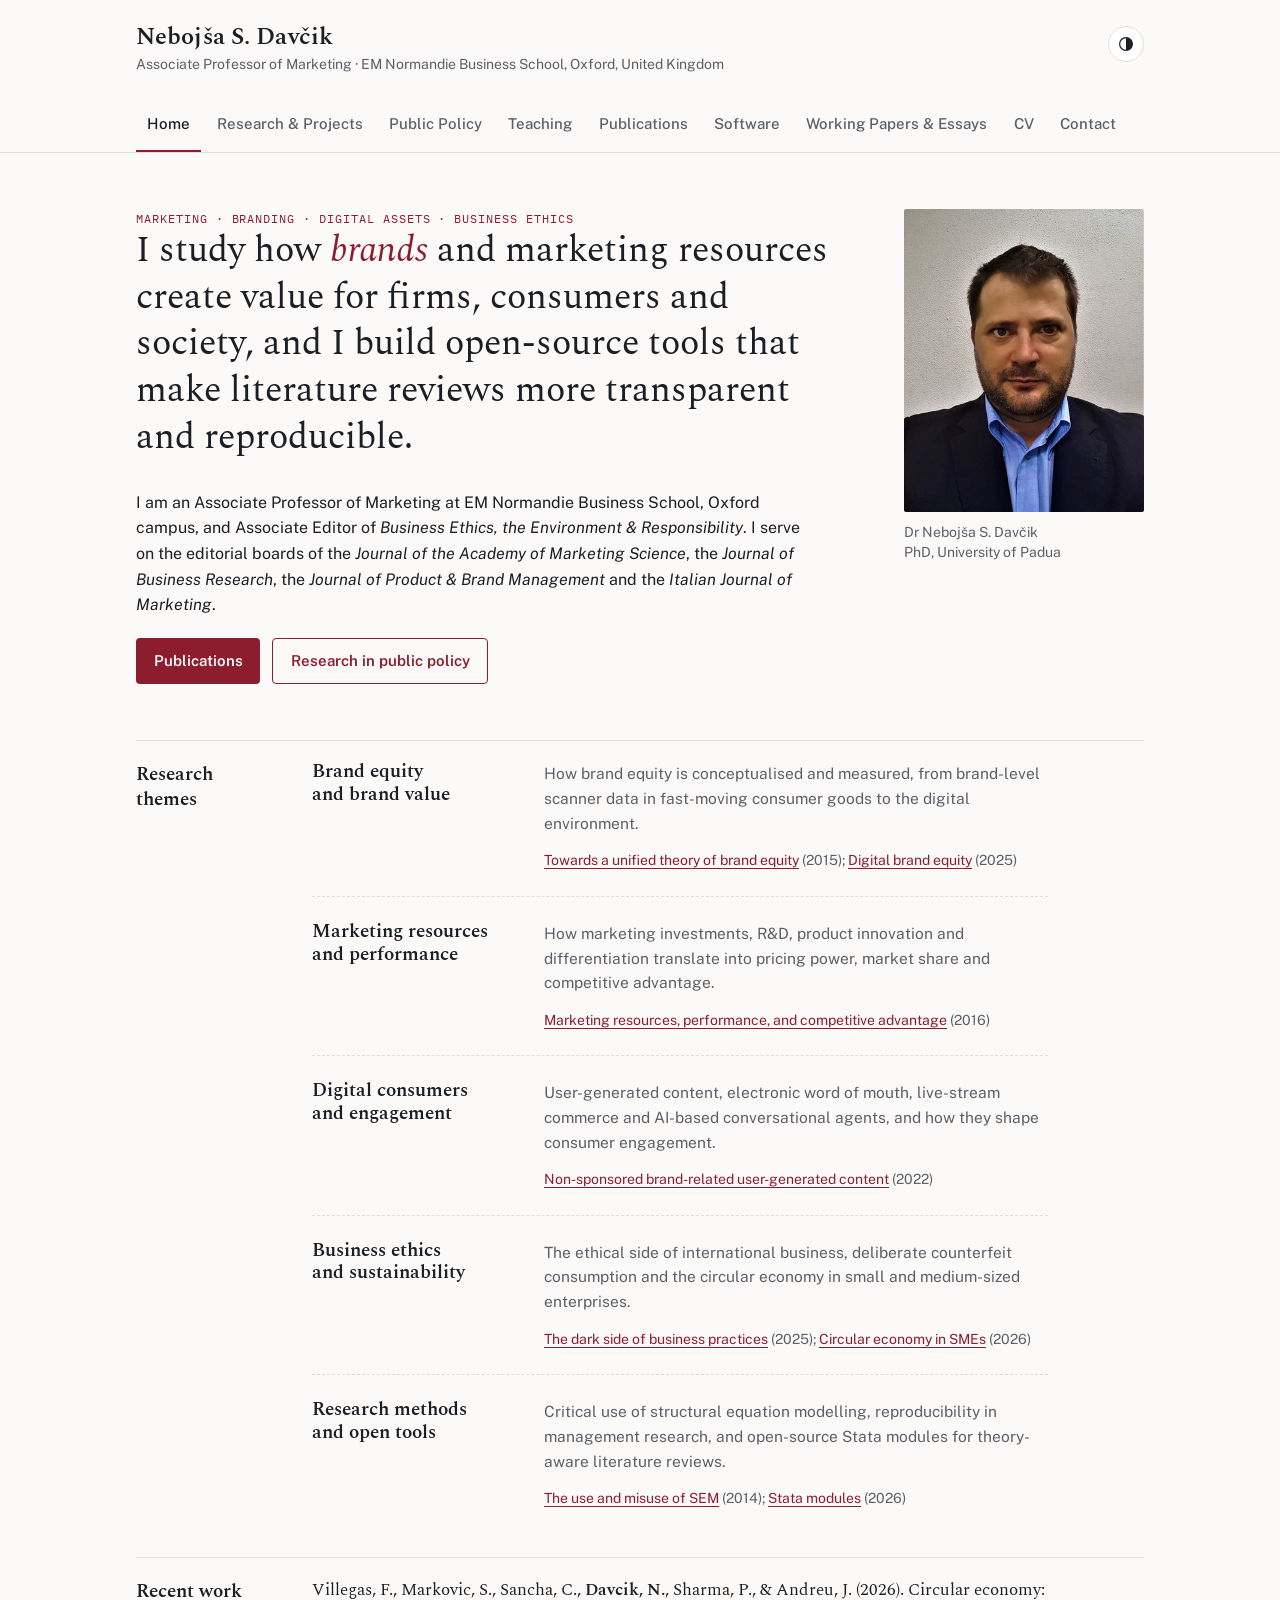
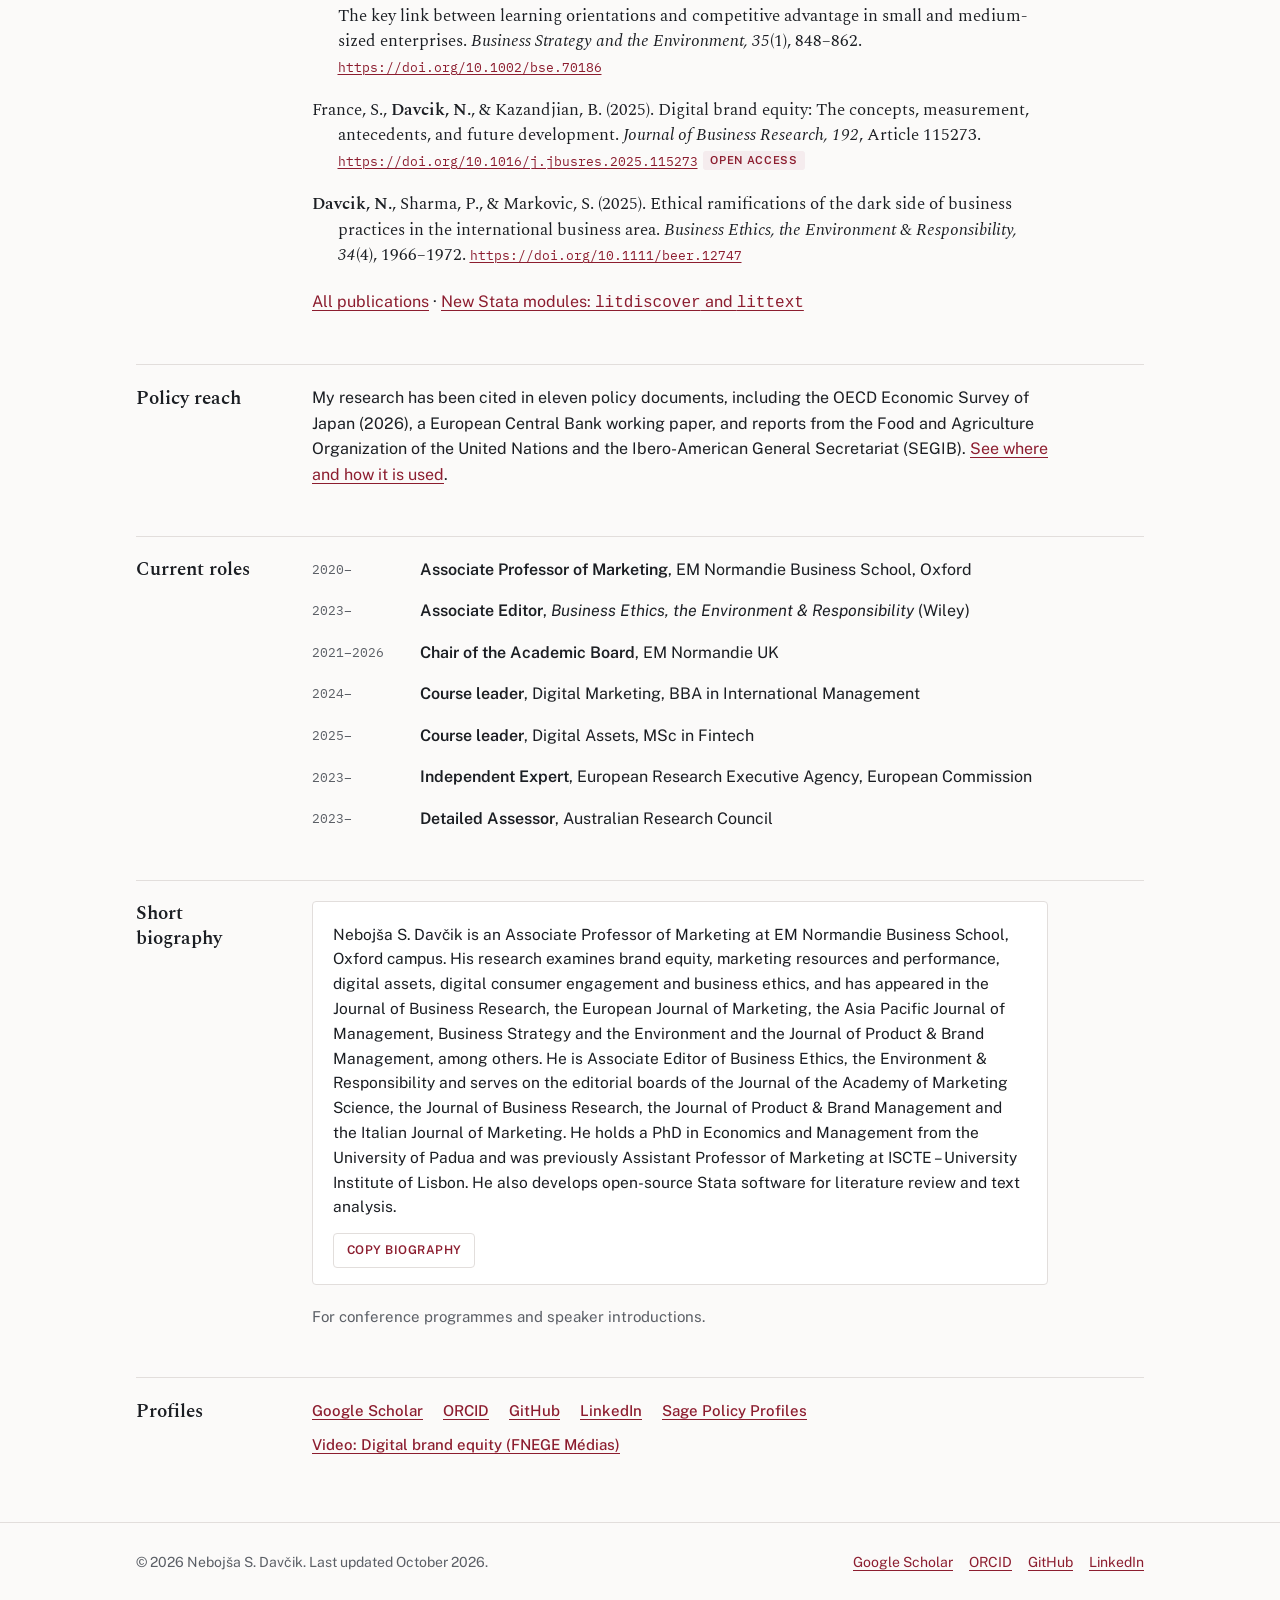
<file: index.html>
<!doctype html>
<html lang="en-GB">
<head>
  <meta charset="utf-8">
  <meta name="viewport" content="width=device-width, initial-scale=1, viewport-fit=cover">
  <title>Nebojša S. Davčik</title>
  <meta name="description" content="Nebojša S. Davčik is Associate Professor of Marketing at EM Normandie Business School, Oxford, researching brand equity, digital marketing, digital assets, and business ethics.">
  <meta name="author" content="Nebojša S. Davčik">
  <link rel="canonical" href="https://davcik.github.io/">
  <meta property="og:type" content="profile">
  <meta property="og:title" content="Nebojša S. Davčik">
  <meta property="og:description" content="Nebojša S. Davčik is Associate Professor of Marketing at EM Normandie Business School, Oxford, researching brand equity, digital marketing, digital assets, and business ethics.">
  <meta property="og:url" content="https://davcik.github.io/">
  <meta property="og:image" content="https://davcik.github.io/assets/img/davcik-og.jpg">
  <meta name="twitter:card" content="summary">
  <meta name="color-scheme" content="light dark">
  <link rel="preload" href="assets/fonts/spectral-latin-600-normal.woff2" as="font" type="font/woff2" crossorigin>
  <link rel="stylesheet" href="assets/style.css">
  <link rel="icon" href="assets/favicon.svg" type="image/svg+xml">
  <script>try{var t=localStorage.getItem("theme");if(t==="light"||t==="dark")document.documentElement.setAttribute("data-theme",t)}catch(e){}</script>
  <script type="application/ld+json">
{
  "@context": "https://schema.org",
  "@type": "Person",
  "name": "Nebojša S. Davčik",
  "alternateName": [
    "Nebojsa Davcik",
    "Nebojsa S. Davcik"
  ],
  "honorificPrefix": "Dr",
  "jobTitle": "Associate Professor of Marketing",
  "worksFor": {
    "@type": "CollegeOrUniversity",
    "name": "EM Normandie Business School",
    "address": {
      "@type": "PostalAddress",
      "addressLocality": "Oxford",
      "addressCountry": "GB"
    }
  },
  "alumniOf": {
    "@type": "CollegeOrUniversity",
    "name": "Università degli Studi di Padova"
  },
  "url": "https://davcik.github.io/",
  "image": "https://davcik.github.io/assets/img/davcik-og.jpg",
  "identifier": {
    "@type": "PropertyValue",
    "propertyID": "ORCID",
    "value": "0000-0003-1041-8788"
  },
  "sameAs": [
    "https://orcid.org/0000-0003-1041-8788",
    "https://scholar.google.com/citations?user=_TyiCq4AAAAJ",
    "https://github.com/Davcik",
    "https://www.linkedin.com/in/davcik/"
  ],
  "knowsAbout": [
    "Brand equity",
    "Branding",
    "Digital marketing",
    "Digital assets",
    "Business ethics",
    "Marketing strategy",
    "Structural equation modelling"
  ]
}
  </script>
</head>
<body>
  <a class="skip" href="#main">Skip to content</a>
  <header class="masthead">
    <div class="wrap">
      <div class="topline">
        <a class="brand" href="index.html">
          <span class="brand-name">Nebojša S. Davčik</span>
          <span class="brand-role">Associate Professor of Marketing · EM Normandie Business School, Oxford, United Kingdom</span>
        </a>
        <button type="button" class="theme-toggle" id="theme-toggle" aria-label="Switch between light and dark appearance" title="Light or dark appearance"><svg viewBox="0 0 24 24" width="18" height="18" aria-hidden="true"><circle cx="12" cy="12" r="8.5" fill="none" stroke="currentColor" stroke-width="1.6"/><path d="M12 3.5a8.5 8.5 0 0 1 0 17z" fill="currentColor"/></svg></button>
      </div>
      <nav class="nav" aria-label="Main">
        <ul>
        <li><a href="index.html" aria-current="page">Home</a></li>
        <li><a href="research.html">Research &amp; Projects</a></li>
        <li><a href="policy.html">Public Policy</a></li>
        <li><a href="teaching.html">Teaching</a></li>
        <li><a href="publications.html">Publications</a></li>
        <li><a href="software.html">Software</a></li>
        <li><a href="working-papers.html">Working Papers &amp; Essays</a></li>
        <li><a href="cv.html">CV</a></li>
        <li><a href="contact.html">Contact</a></li>
        </ul>
      </nav>
    </div>
  </header>
  <main id="main">
    <div class="wrap">
      <section class="intro" aria-labelledby="intro-title">
        <div>
          <p class="eyebrow">Marketing · Branding · Digital assets · Business ethics</p>
          <h1 id="intro-title" class="statement">I study how <em>brands</em> and marketing resources create value for firms, consumers and society, and I build open-source tools that make literature reviews more transparent and reproducible.</h1>
          <div class="meta">
            <p>I am an Associate Professor of Marketing at EM Normandie Business School, Oxford campus, and Associate Editor of <cite>Business Ethics, the Environment &amp; Responsibility</cite>. I serve on the editorial boards of the <cite>Journal of the Academy of Marketing Science</cite>, the <cite>Journal of Business Research</cite>, the <cite>Journal of Product &amp; Brand Management</cite> and the <cite>Italian Journal of Marketing</cite>.</p>
            <div class="actions">
              <a class="button" href="publications.html">Publications</a>
              <a class="button ghost" href="policy.html">Research in public policy</a>
            </div>
          </div>
        </div>
        <div class="portrait-wrap">
          <img class="portrait" src="assets/img/davcik.jpg" width="400" height="506" alt="Portrait of Nebojša Davčik">
          <p class="portrait-caption">Dr Nebojša S. Davčik<br>PhD, University of Padua</p>
        </div>
      </section>
      <div class="ledger">
        <section class="ledger-section">
          <h2>Research themes</h2>
          <div class="content">
            <ul class="themes">
              <li class="theme"><h3>Brand equity and brand value</h3><p>How brand equity is conceptualised and measured, from brand-level scanner data in fast-moving consumer goods to the digital environment.</p><p class="keyref"><a href="https://doi.org/10.1108/JPBM-06-2014-0639">Towards a unified theory of brand equity</a> (2015); <a href="https://doi.org/10.1016/j.jbusres.2025.115273">Digital brand equity</a> (2025)</p></li>
              <li class="theme"><h3>Marketing resources and performance</h3><p>How marketing investments, R&amp;D, product innovation and differentiation translate into pricing power, market share and competitive advantage.</p><p class="keyref"><a href="https://doi.org/10.1016/j.jbusres.2016.04.169">Marketing resources, performance, and competitive advantage</a> (2016)</p></li>
              <li class="theme"><h3>Digital consumers and engagement</h3><p>User-generated content, electronic word of mouth, live-stream commerce and AI-based conversational agents, and how they shape consumer engagement.</p><p class="keyref"><a href="https://doi.org/10.1108/JPBM-06-2020-2971">Non-sponsored brand-related user-generated content</a> (2022)</p></li>
              <li class="theme"><h3>Business ethics and sustainability</h3><p>The ethical side of international business, deliberate counterfeit consumption and the circular economy in small and medium-sized enterprises.</p><p class="keyref"><a href="https://doi.org/10.1111/beer.12747">The dark side of business practices</a> (2025); <a href="https://doi.org/10.1002/bse.70186">Circular economy in SMEs</a> (2026)</p></li>
              <li class="theme"><h3>Research methods and open tools</h3><p>Critical use of structural equation modelling, reproducibility in management research, and open-source Stata modules for theory-aware literature reviews.</p><p class="keyref"><a href="https://doi.org/10.1108/JAMR-07-2013-0043">The use and misuse of SEM</a> (2014); <a href="software.html">Stata modules</a> (2026)</p></li>
            </ul>
          </div>
        </section>
        <section class="ledger-section">
          <h2>Recent work</h2>
          <div class="content">
            <ul class="refs">
                  <li class="ref" data-type="article">Villegas, F., Markovic, S., Sancha, C., <span class="me">Davcik, N.</span>, Sharma, P., &amp; Andreu, J. (2026). Circular economy: The key link between learning orientations and competitive advantage in small and medium-sized enterprises. <cite>Business Strategy and the Environment, 35</cite>(1), 848–862. <a href="https://doi.org/10.1002/bse.70186">https://doi.org/10.1002/bse.70186</a></li>
                  <li class="ref" data-type="article">France, S., <span class="me">Davcik, N.</span>, &amp; Kazandjian, B. (2025). Digital brand equity: The concepts, measurement, antecedents, and future development. <cite>Journal of Business Research, 192</cite>, Article 115273. <a href="https://doi.org/10.1016/j.jbusres.2025.115273">https://doi.org/10.1016/j.jbusres.2025.115273</a><span class="tag">Open access</span></li>
                  <li class="ref" data-type="article"><span class="me">Davcik, N.</span>, Sharma, P., &amp; Markovic, S. (2025). Ethical ramifications of the dark side of business practices in the international business area. <cite>Business Ethics, the Environment &amp; Responsibility, 34</cite>(4), 1966–1972. <a href="https://doi.org/10.1111/beer.12747">https://doi.org/10.1111/beer.12747</a></li>
            </ul>
            <p><a href="publications.html">All publications</a> · <a href="software.html">New Stata modules: <code>litdiscover</code> and <code>littext</code></a></p>
          </div>
        </section>
        <section class="ledger-section">
          <h2>Policy reach</h2>
          <div class="content">
            <p>My research has been cited in eleven policy documents, including the OECD Economic Survey of Japan (2026), a European Central Bank working paper, and reports from the Food and Agriculture Organization of the United Nations and the Ibero-American General Secretariat (SEGIB). <a href="policy.html">See where and how it is used</a>.</p>
          </div>
        </section>
        <section class="ledger-section">
          <h2>Current roles</h2>
          <div class="content">
            <ul class="entries">
              <li class="entry"><span class="when">2020–</span><div class="what"><strong>Associate Professor of Marketing</strong>, EM Normandie Business School, Oxford</div></li>
              <li class="entry"><span class="when">2023–</span><div class="what"><strong>Associate Editor</strong>, <cite>Business Ethics, the Environment &amp; Responsibility</cite> (Wiley)</div></li>
              <li class="entry"><span class="when">2021–2026</span><div class="what"><strong>Chair of the Academic Board</strong>, EM Normandie UK</div></li>
              <li class="entry"><span class="when">2024–</span><div class="what"><strong>Course leader</strong>, Digital Marketing, BBA in International Management</div></li>
              <li class="entry"><span class="when">2025–</span><div class="what"><strong>Course leader</strong>, Digital Assets, MSc in Fintech</div></li>
              <li class="entry"><span class="when">2023–</span><div class="what"><strong>Independent Expert</strong>, European Research Executive Agency, European Commission</div></li>
              <li class="entry"><span class="when">2023–</span><div class="what"><strong>Detailed Assessor</strong>, Australian Research Council</div></li>
            </ul>
          </div>
        </section>
        <section class="ledger-section">
          <h2>Short biography</h2>
          <div class="content">
            <div class="bio-box" id="bio">
              <p id="bio-text">Nebojša S. Davčik is an Associate Professor of Marketing at EM Normandie Business School, Oxford campus. His research examines brand equity, marketing resources and performance, digital assets, digital consumer engagement and business ethics, and has appeared in the Journal of Business Research, the European Journal of Marketing, the Asia Pacific Journal of Management, Business Strategy and the Environment and the Journal of Product &amp; Brand Management, among others. He is Associate Editor of Business Ethics, the Environment &amp; Responsibility and serves on the editorial boards of the Journal of the Academy of Marketing Science, the Journal of Business Research, the Journal of Product &amp; Brand Management and the Italian Journal of Marketing. He holds a PhD in Economics and Management from the University of Padua and was previously Assistant Professor of Marketing at ISCTE – University Institute of Lisbon. He also develops open-source Stata software for literature review and text analysis.</p>
              <button type="button" class="copy" data-copy="#bio-text">Copy biography</button>
            </div>
            <p class="note">For conference programmes and speaker introductions.</p>
          </div>
        </section>
        <section class="ledger-section">
          <h2>Profiles</h2>
          <div class="content">
            <ul class="profiles">
              <li><a href="https://scholar.google.com/citations?user=_TyiCq4AAAAJ&amp;hl=en">Google Scholar</a></li>
              <li><a href="https://orcid.org/0000-0003-1041-8788">ORCID</a></li>
              <li><a href="https://github.com/Davcik">GitHub</a></li>
              <li><a href="https://www.linkedin.com/in/davcik/">LinkedIn</a></li>
              <li><a href="https://policyprofiles.sagepub.com/profile/24716">Sage Policy Profiles</a></li>
              <li><a href="https://fnege-medias.fr/fnege-video/digital-brand-equity-in-the-digital-age/">Video: Digital brand equity (FNEGE Médias)</a></li>
            </ul>
          </div>
        </section>
      </div>
    </div>
  </main>
  <footer class="site-foot">
    <div class="wrap">
      <p>© 2026 Nebojša S. Davčik. Last updated October 2026.</p>
      <ul>
        <li><a href="https://scholar.google.com/citations?user=_TyiCq4AAAAJ&amp;hl=en">Google Scholar</a></li>
        <li><a href="https://orcid.org/0000-0003-1041-8788">ORCID</a></li>
        <li><a href="https://github.com/Davcik">GitHub</a></li>
        <li><a href="https://www.linkedin.com/in/davcik/">LinkedIn</a></li>
      </ul>
    </div>
  </footer>
  <script src="assets/site.js" defer></script>
</body>
</html>
</file>
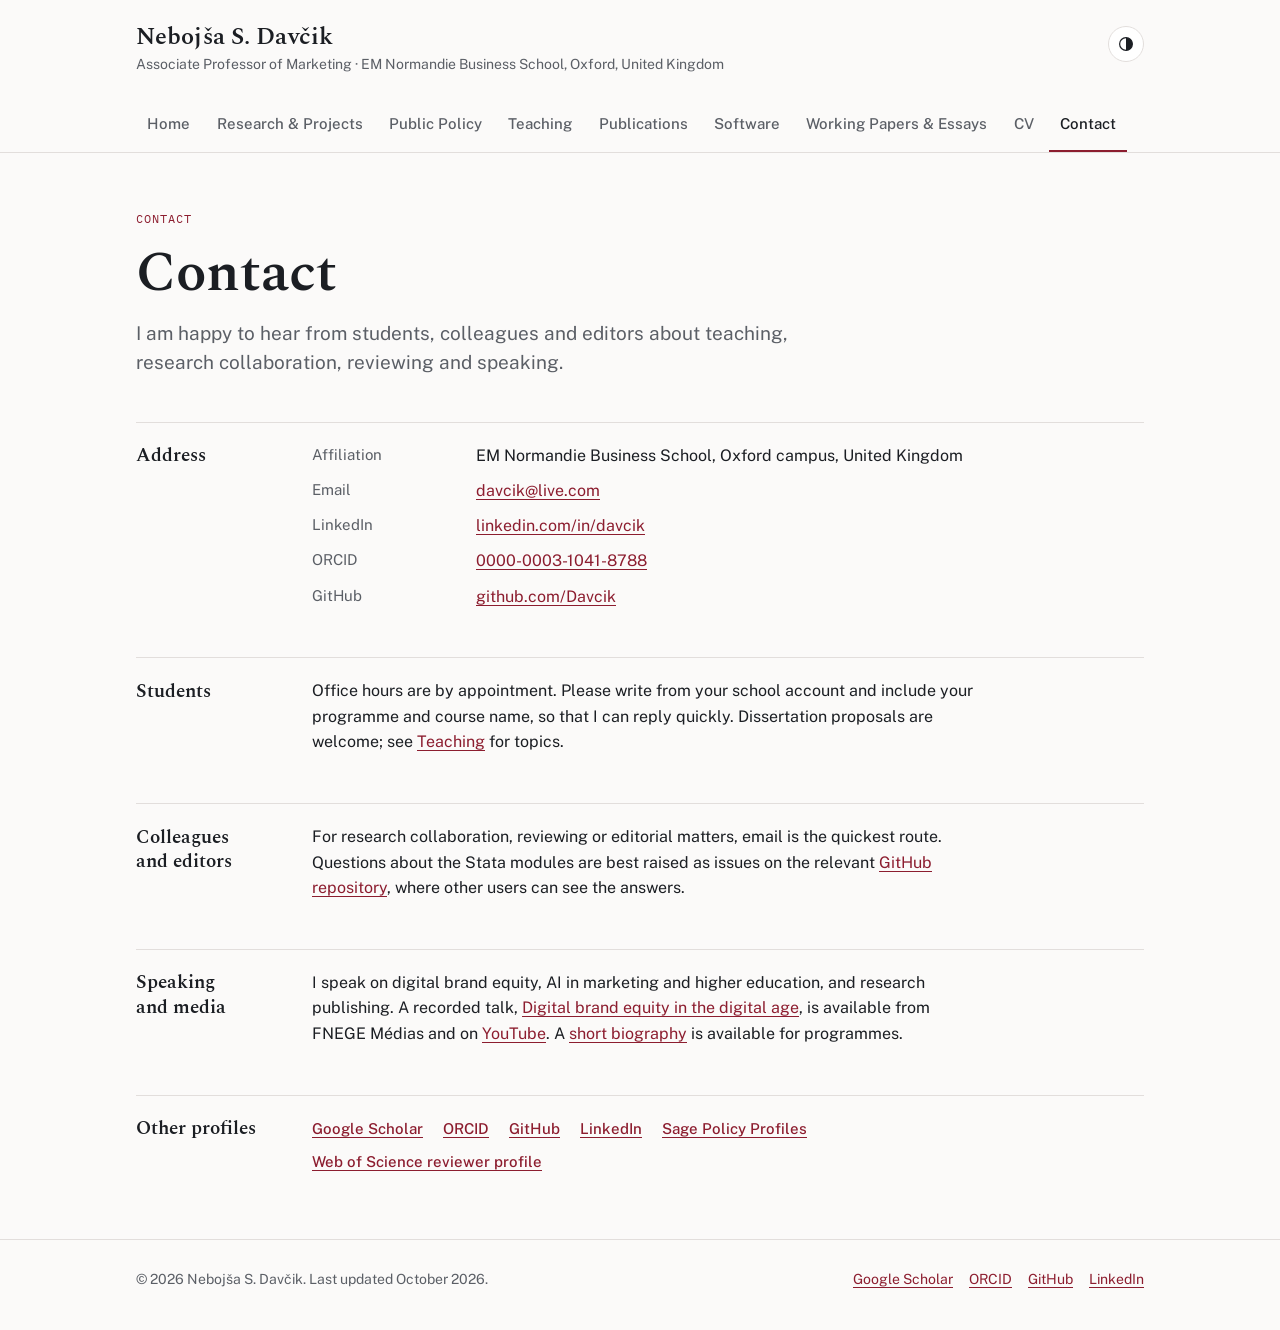
<file: contact.html>
<!doctype html>
<html lang="en-GB">
<head>
  <meta charset="utf-8">
  <meta name="viewport" content="width=device-width, initial-scale=1, viewport-fit=cover">
  <title>Contact · Nebojša S. Davčik</title>
  <meta name="description" content="Contact details and profiles for Nebojša S. Davčik, EM Normandie Business School, Oxford.">
  <meta name="author" content="Nebojša S. Davčik">
  <link rel="canonical" href="https://davcik.github.io/contact.html">
  <meta property="og:type" content="website">
  <meta property="og:title" content="Contact · Nebojša S. Davčik">
  <meta property="og:description" content="Contact details and profiles for Nebojša S. Davčik, EM Normandie Business School, Oxford.">
  <meta property="og:url" content="https://davcik.github.io/contact.html">
  <meta property="og:image" content="https://davcik.github.io/assets/img/davcik-og.jpg">
  <meta name="twitter:card" content="summary">
  <meta name="color-scheme" content="light dark">
  <link rel="preload" href="assets/fonts/spectral-latin-600-normal.woff2" as="font" type="font/woff2" crossorigin>
  <link rel="stylesheet" href="assets/style.css">
  <link rel="icon" href="assets/favicon.svg" type="image/svg+xml">
  <script>try{var t=localStorage.getItem("theme");if(t==="light"||t==="dark")document.documentElement.setAttribute("data-theme",t)}catch(e){}</script>
</head>
<body>
  <a class="skip" href="#main">Skip to content</a>
  <header class="masthead">
    <div class="wrap">
      <div class="topline">
        <a class="brand" href="index.html">
          <span class="brand-name">Nebojša S. Davčik</span>
          <span class="brand-role">Associate Professor of Marketing · EM Normandie Business School, Oxford, United Kingdom</span>
        </a>
        <button type="button" class="theme-toggle" id="theme-toggle" aria-label="Switch between light and dark appearance" title="Light or dark appearance"><svg viewBox="0 0 24 24" width="18" height="18" aria-hidden="true"><circle cx="12" cy="12" r="8.5" fill="none" stroke="currentColor" stroke-width="1.6"/><path d="M12 3.5a8.5 8.5 0 0 1 0 17z" fill="currentColor"/></svg></button>
      </div>
      <nav class="nav" aria-label="Main">
        <ul>
        <li><a href="index.html">Home</a></li>
        <li><a href="research.html">Research &amp; Projects</a></li>
        <li><a href="policy.html">Public Policy</a></li>
        <li><a href="teaching.html">Teaching</a></li>
        <li><a href="publications.html">Publications</a></li>
        <li><a href="software.html">Software</a></li>
        <li><a href="working-papers.html">Working Papers &amp; Essays</a></li>
        <li><a href="cv.html">CV</a></li>
        <li><a href="contact.html" aria-current="page">Contact</a></li>
        </ul>
      </nav>
    </div>
  </header>
  <main id="main">
    <div class="wrap">
      <header class="page-head">
        <p class="eyebrow">Contact</p>
        <h1>Contact</h1>
        <p class="lede">I am happy to hear from students, colleagues and editors about teaching, research collaboration, reviewing and speaking.</p>
      </header>
      <div class="ledger">
        <section class="ledger-section">
          <h2>Address</h2>
          <div class="content">
            <dl class="kv">
              <dt>Affiliation</dt><dd>EM Normandie Business School, Oxford campus, United Kingdom</dd>
              <dt>Email</dt><dd><a class="email" href="#contact" data-u="davcik" data-d="live.com">davcik [at] live.com</a></dd>
              <dt>LinkedIn</dt><dd><a href="https://www.linkedin.com/in/davcik/">linkedin.com/in/davcik</a></dd>
              <dt>ORCID</dt><dd><a href="https://orcid.org/0000-0003-1041-8788">0000-0003-1041-8788</a></dd>
              <dt>GitHub</dt><dd><a href="https://github.com/Davcik">github.com/Davcik</a></dd>
            </dl>
          </div>
        </section>
        <section class="ledger-section">
          <h2>Students</h2>
          <div class="content">
            <div class="prose">
              <p>Office hours are by appointment. Please write from your school account and include your programme and course name, so that I can reply quickly. Dissertation proposals are welcome; see <a href="teaching.html">Teaching</a> for topics.</p>
            </div>
          </div>
        </section>
        <section class="ledger-section">
          <h2>Colleagues and editors</h2>
          <div class="content">
            <div class="prose">
              <p>For research collaboration, reviewing or editorial matters, email is the quickest route. Questions about the Stata modules are best raised as issues on the relevant <a href="https://github.com/Davcik">GitHub repository</a>, where other users can see the answers.</p>
            </div>
          </div>
        </section>
        <section class="ledger-section">
          <h2>Speaking and media</h2>
          <div class="content">
            <div class="prose">
              <p>I speak on digital brand equity, AI in marketing and higher education, and research publishing. A recorded talk, <a href="https://fnege-medias.fr/fnege-video/digital-brand-equity-in-the-digital-age/">Digital brand equity in the digital age</a>, is available from FNEGE Médias and on <a href="https://www.youtube.com/watch?v=gZu-AhRb8cc">YouTube</a>. A <a href="index.html#bio">short biography</a> is available for programmes.</p>
            </div>
          </div>
        </section>
        <section class="ledger-section">
          <h2>Other profiles</h2>
          <div class="content">
            <ul class="profiles">
              <li><a href="https://scholar.google.com/citations?user=_TyiCq4AAAAJ&amp;hl=en">Google Scholar</a></li>
              <li><a href="https://orcid.org/0000-0003-1041-8788">ORCID</a></li>
              <li><a href="https://github.com/Davcik">GitHub</a></li>
              <li><a href="https://www.linkedin.com/in/davcik/">LinkedIn</a></li>
              <li><a href="https://policyprofiles.sagepub.com/profile/24716">Sage Policy Profiles</a></li>
              <li><a href="https://publons.com/author/786115/nebojsa-davcik">Web of Science reviewer profile</a></li>
            </ul>
          </div>
        </section>
      </div>
    </div>
  </main>
  <footer class="site-foot">
    <div class="wrap">
      <p>© 2026 Nebojša S. Davčik. Last updated October 2026.</p>
      <ul>
        <li><a href="https://scholar.google.com/citations?user=_TyiCq4AAAAJ&amp;hl=en">Google Scholar</a></li>
        <li><a href="https://orcid.org/0000-0003-1041-8788">ORCID</a></li>
        <li><a href="https://github.com/Davcik">GitHub</a></li>
        <li><a href="https://www.linkedin.com/in/davcik/">LinkedIn</a></li>
      </ul>
    </div>
  </footer>
  <script src="assets/site.js" defer></script>
</body>
</html>
</file>
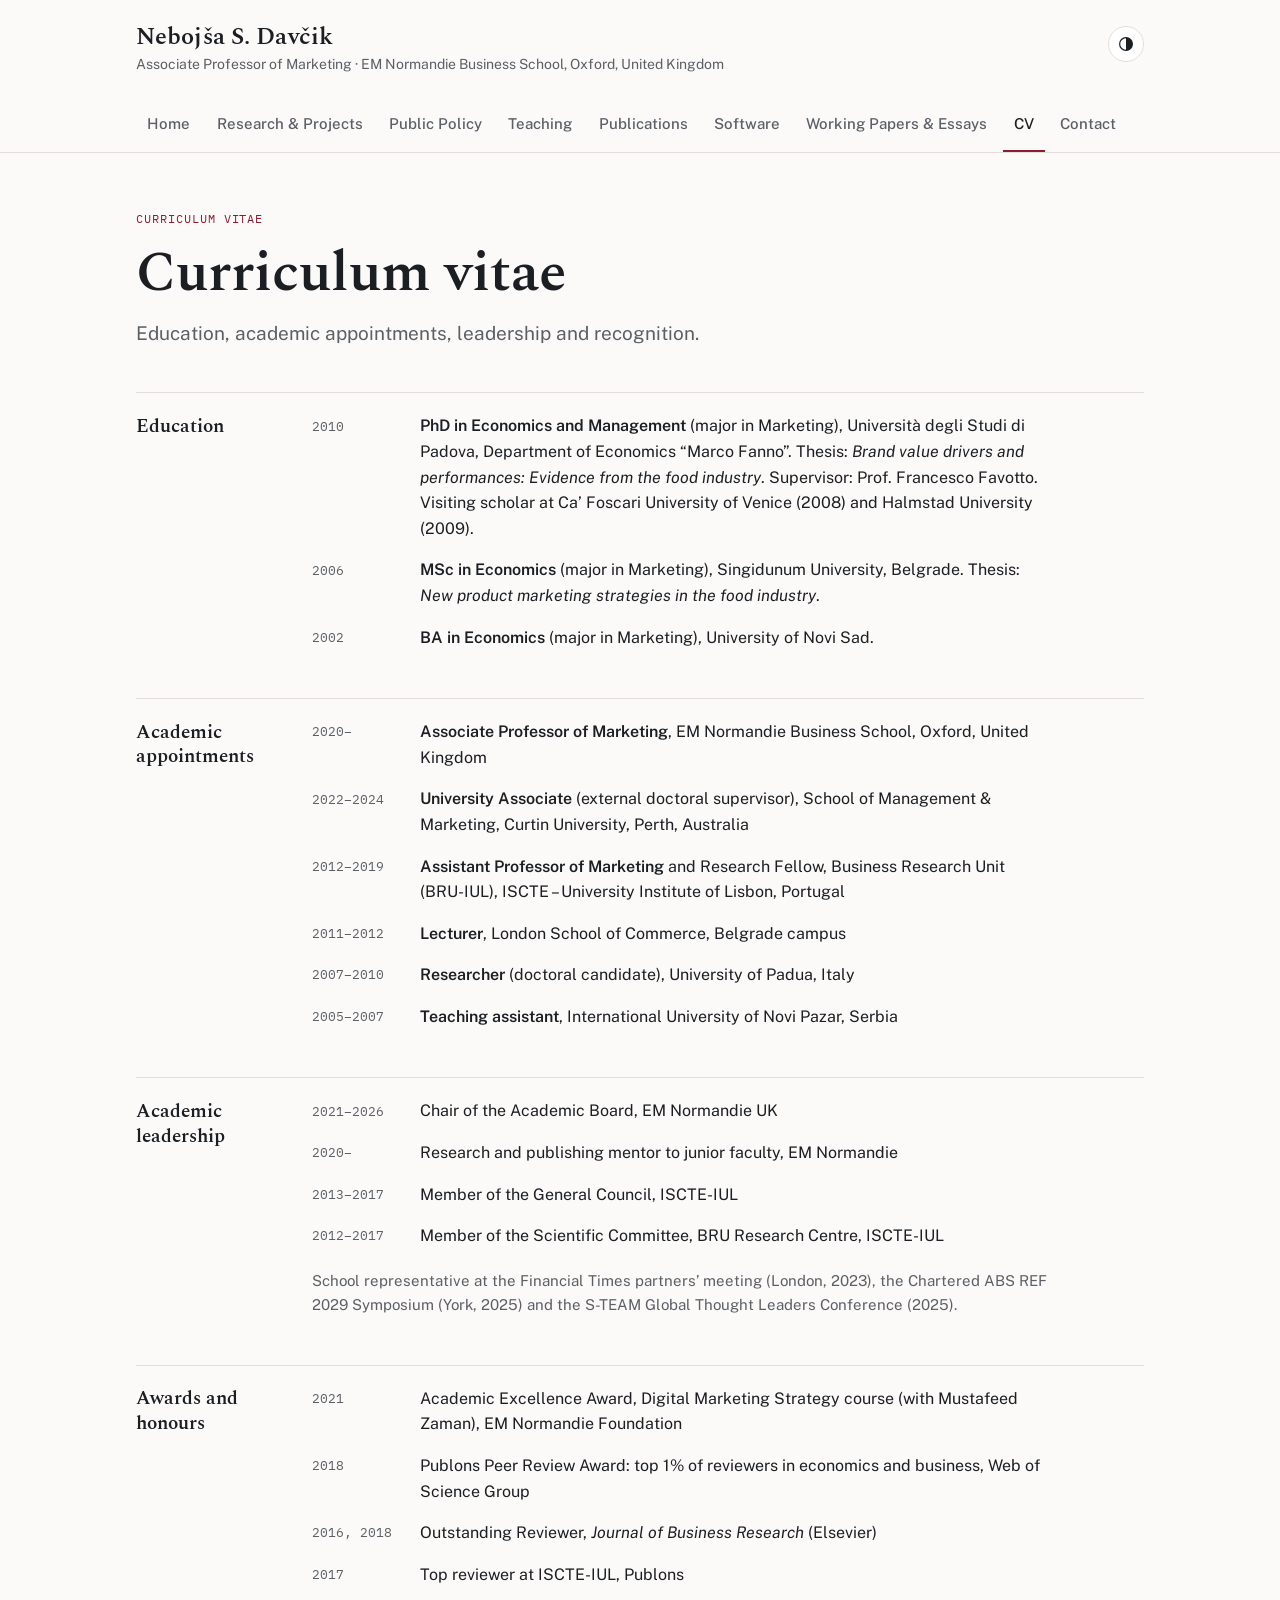
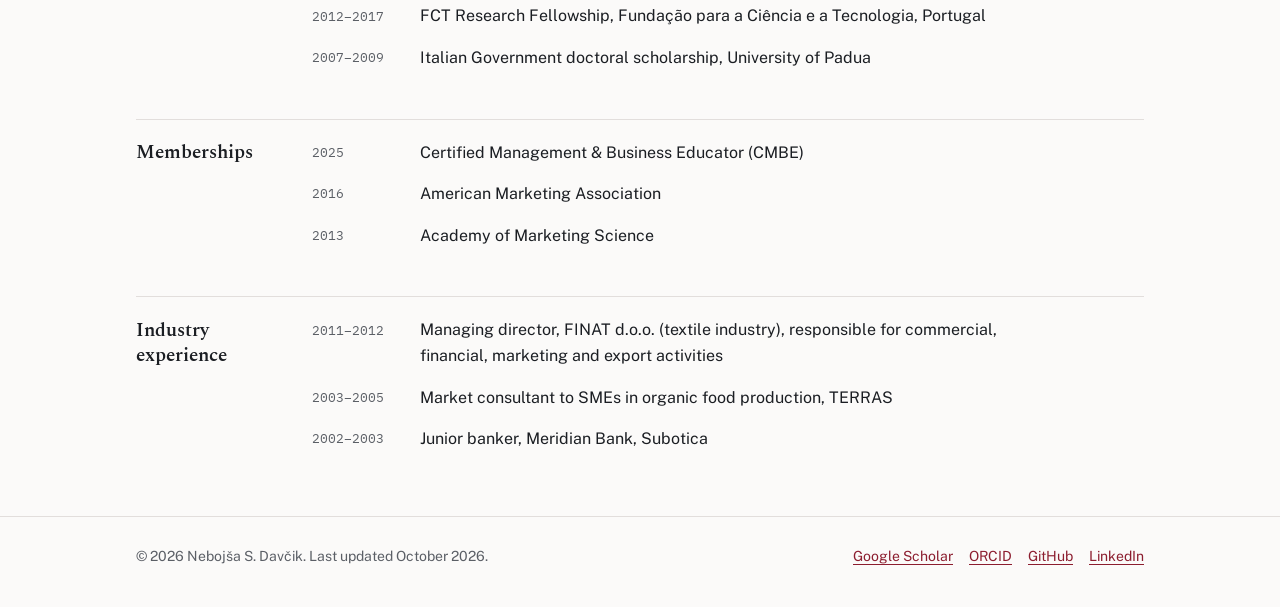
<file: cv.html>
<!doctype html>
<html lang="en-GB">
<head>
  <meta charset="utf-8">
  <meta name="viewport" content="width=device-width, initial-scale=1, viewport-fit=cover">
  <title>CV · Nebojša S. Davčik</title>
  <meta name="description" content="Curriculum vitae of Nebojša S. Davčik: education, academic appointments, leadership, awards and memberships.">
  <meta name="author" content="Nebojša S. Davčik">
  <link rel="canonical" href="https://davcik.github.io/cv.html">
  <meta property="og:type" content="website">
  <meta property="og:title" content="CV · Nebojša S. Davčik">
  <meta property="og:description" content="Curriculum vitae of Nebojša S. Davčik: education, academic appointments, leadership, awards and memberships.">
  <meta property="og:url" content="https://davcik.github.io/cv.html">
  <meta property="og:image" content="https://davcik.github.io/assets/img/davcik-og.jpg">
  <meta name="twitter:card" content="summary">
  <meta name="color-scheme" content="light dark">
  <link rel="preload" href="assets/fonts/spectral-latin-600-normal.woff2" as="font" type="font/woff2" crossorigin>
  <link rel="stylesheet" href="assets/style.css">
  <link rel="icon" href="assets/favicon.svg" type="image/svg+xml">
  <script>try{var t=localStorage.getItem("theme");if(t==="light"||t==="dark")document.documentElement.setAttribute("data-theme",t)}catch(e){}</script>
</head>
<body>
  <a class="skip" href="#main">Skip to content</a>
  <header class="masthead">
    <div class="wrap">
      <div class="topline">
        <a class="brand" href="index.html">
          <span class="brand-name">Nebojša S. Davčik</span>
          <span class="brand-role">Associate Professor of Marketing · EM Normandie Business School, Oxford, United Kingdom</span>
        </a>
        <button type="button" class="theme-toggle" id="theme-toggle" aria-label="Switch between light and dark appearance" title="Light or dark appearance"><svg viewBox="0 0 24 24" width="18" height="18" aria-hidden="true"><circle cx="12" cy="12" r="8.5" fill="none" stroke="currentColor" stroke-width="1.6"/><path d="M12 3.5a8.5 8.5 0 0 1 0 17z" fill="currentColor"/></svg></button>
      </div>
      <nav class="nav" aria-label="Main">
        <ul>
        <li><a href="index.html">Home</a></li>
        <li><a href="research.html">Research &amp; Projects</a></li>
        <li><a href="policy.html">Public Policy</a></li>
        <li><a href="teaching.html">Teaching</a></li>
        <li><a href="publications.html">Publications</a></li>
        <li><a href="software.html">Software</a></li>
        <li><a href="working-papers.html">Working Papers &amp; Essays</a></li>  
        <li><a href="cv.html" aria-current="page">CV</a></li>
        <li><a href="contact.html">Contact</a></li>
        </ul>
      </nav>
    </div>
  </header>
  <main id="main">
    <div class="wrap">
      <header class="page-head">
        <p class="eyebrow">Curriculum vitae</p>
        <h1>Curriculum vitae</h1>
        <p class="lede">Education, academic appointments, leadership and recognition.</p>
      </header>
      <div class="ledger">
        <section class="ledger-section">
          <h2>Education</h2>
          <div class="content">
            <ul class="entries">
              <li class="entry"><span class="when">2010</span><div class="what"><strong>PhD in Economics and Management</strong> (major in Marketing), Università degli Studi di Padova, Department of Economics “Marco Fanno”. Thesis: <cite>Brand value drivers and performances: Evidence from the food industry</cite>. Supervisor: Prof. Francesco Favotto. Visiting scholar at Ca’ Foscari University of Venice (2008) and Halmstad University (2009).</div></li>
              <li class="entry"><span class="when">2006</span><div class="what"><strong>MSc in Economics</strong> (major in Marketing), Singidunum University, Belgrade. Thesis: <cite>New product marketing strategies in the food industry</cite>.</div></li>
              <li class="entry"><span class="when">2002</span><div class="what"><strong>BA in Economics</strong> (major in Marketing), University of Novi Sad.</div></li>
            </ul>
          </div>
        </section>
        <section class="ledger-section">
          <h2>Academic appointments</h2>
          <div class="content">
            <ul class="entries">
              <li class="entry"><span class="when">2020–</span><div class="what"><strong>Associate Professor of Marketing</strong>, EM Normandie Business School, Oxford, United Kingdom</div></li>
              <li class="entry"><span class="when">2022–2024</span><div class="what"><strong>University Associate</strong> (external doctoral supervisor), School of Management &amp; Marketing, Curtin University, Perth, Australia</div></li>
              <li class="entry"><span class="when">2012–2019</span><div class="what"><strong>Assistant Professor of Marketing</strong> and Research Fellow, Business Research Unit (BRU-IUL), ISCTE – University Institute of Lisbon, Portugal</div></li>
              <li class="entry"><span class="when">2011–2012</span><div class="what"><strong>Lecturer</strong>, London School of Commerce, Belgrade campus</div></li>
              <li class="entry"><span class="when">2007–2010</span><div class="what"><strong>Researcher</strong> (doctoral candidate), University of Padua, Italy</div></li>
              <li class="entry"><span class="when">2005–2007</span><div class="what"><strong>Teaching assistant</strong>, International University of Novi Pazar, Serbia</div></li>
            </ul>
          </div>
        </section>
        <section class="ledger-section">
          <h2>Academic leadership</h2>
          <div class="content">
            <ul class="entries">
              <li class="entry"><span class="when">2021–2026</span><div class="what">Chair of the Academic Board, EM Normandie UK</div></li>
              <li class="entry"><span class="when">2020–</span><div class="what">Research and publishing mentor to junior faculty, EM Normandie</div></li>
              <li class="entry"><span class="when">2013–2017</span><div class="what">Member of the General Council, ISCTE-IUL</div></li>
              <li class="entry"><span class="when">2012–2017</span><div class="what">Member of the Scientific Committee, BRU Research Centre, ISCTE-IUL</div></li>
            </ul>
            <p class="note">School representative at the Financial Times partners’ meeting (London, 2023), the Chartered ABS REF 2029 Symposium (York, 2025) and the S-TEAM Global Thought Leaders Conference (2025).</p>
          </div>
        </section>
        <section class="ledger-section">
          <h2>Awards and honours</h2>
          <div class="content">
            <ul class="entries">
              <li class="entry"><span class="when">2021</span><div class="what">Academic Excellence Award, Digital Marketing Strategy course (with Mustafeed Zaman), EM Normandie Foundation</div></li>
              <li class="entry"><span class="when">2018</span><div class="what">Publons Peer Review Award: top 1% of reviewers in economics and business, Web of Science Group</div></li>
              <li class="entry"><span class="when">2016, 2018</span><div class="what">Outstanding Reviewer, <cite>Journal of Business Research</cite> (Elsevier)</div></li>
              <li class="entry"><span class="when">2017</span><div class="what">Top reviewer at ISCTE-IUL, Publons</div></li>
              <li class="entry"><span class="when">2012–2017</span><div class="what">FCT Research Fellowship, Fundação para a Ciência e a Tecnologia, Portugal</div></li>
              <li class="entry"><span class="when">2007–2009</span><div class="what">Italian Government doctoral scholarship, University of Padua</div></li>
            </ul>
          </div>
        </section>
        <section class="ledger-section">
          <h2>Memberships</h2>
          <div class="content">
            <ul class="entries">
              <li class="entry"><span class="when">2025</span><div class="what">Certified Management &amp; Business Educator (CMBE)</div></li>
              <li class="entry"><span class="when">2016</span><div class="what">American Marketing Association</div></li>
              <li class="entry"><span class="when">2013</span><div class="what">Academy of Marketing Science</div></li>
            </ul>
          </div>
        </section>
        <section class="ledger-section">
          <h2>Industry experience</h2>
          <div class="content">
            <ul class="entries">
              <li class="entry"><span class="when">2011–2012</span><div class="what">Managing director, FINAT d.o.o. (textile industry), responsible for commercial, financial, marketing and export activities</div></li>
              <li class="entry"><span class="when">2003–2005</span><div class="what">Market consultant to SMEs in organic food production, TERRAS</div></li>
              <li class="entry"><span class="when">2002–2003</span><div class="what">Junior banker, Meridian Bank, Subotica</div></li>
            </ul>
          </div>
        </section>
      </div>
    </div>
  </main>
  <footer class="site-foot">
    <div class="wrap">
      <p>© 2026 Nebojša S. Davčik. Last updated October 2026.</p>
      <ul>
        <li><a href="https://scholar.google.com/citations?user=_TyiCq4AAAAJ&amp;hl=en">Google Scholar</a></li>
        <li><a href="https://orcid.org/0000-0003-1041-8788">ORCID</a></li>
        <li><a href="https://github.com/Davcik">GitHub</a></li>
        <li><a href="https://www.linkedin.com/in/davcik/">LinkedIn</a></li>
      </ul>
    </div>
  </footer>
  <script src="assets/site.js" defer></script>
</body>
</html>
</file>
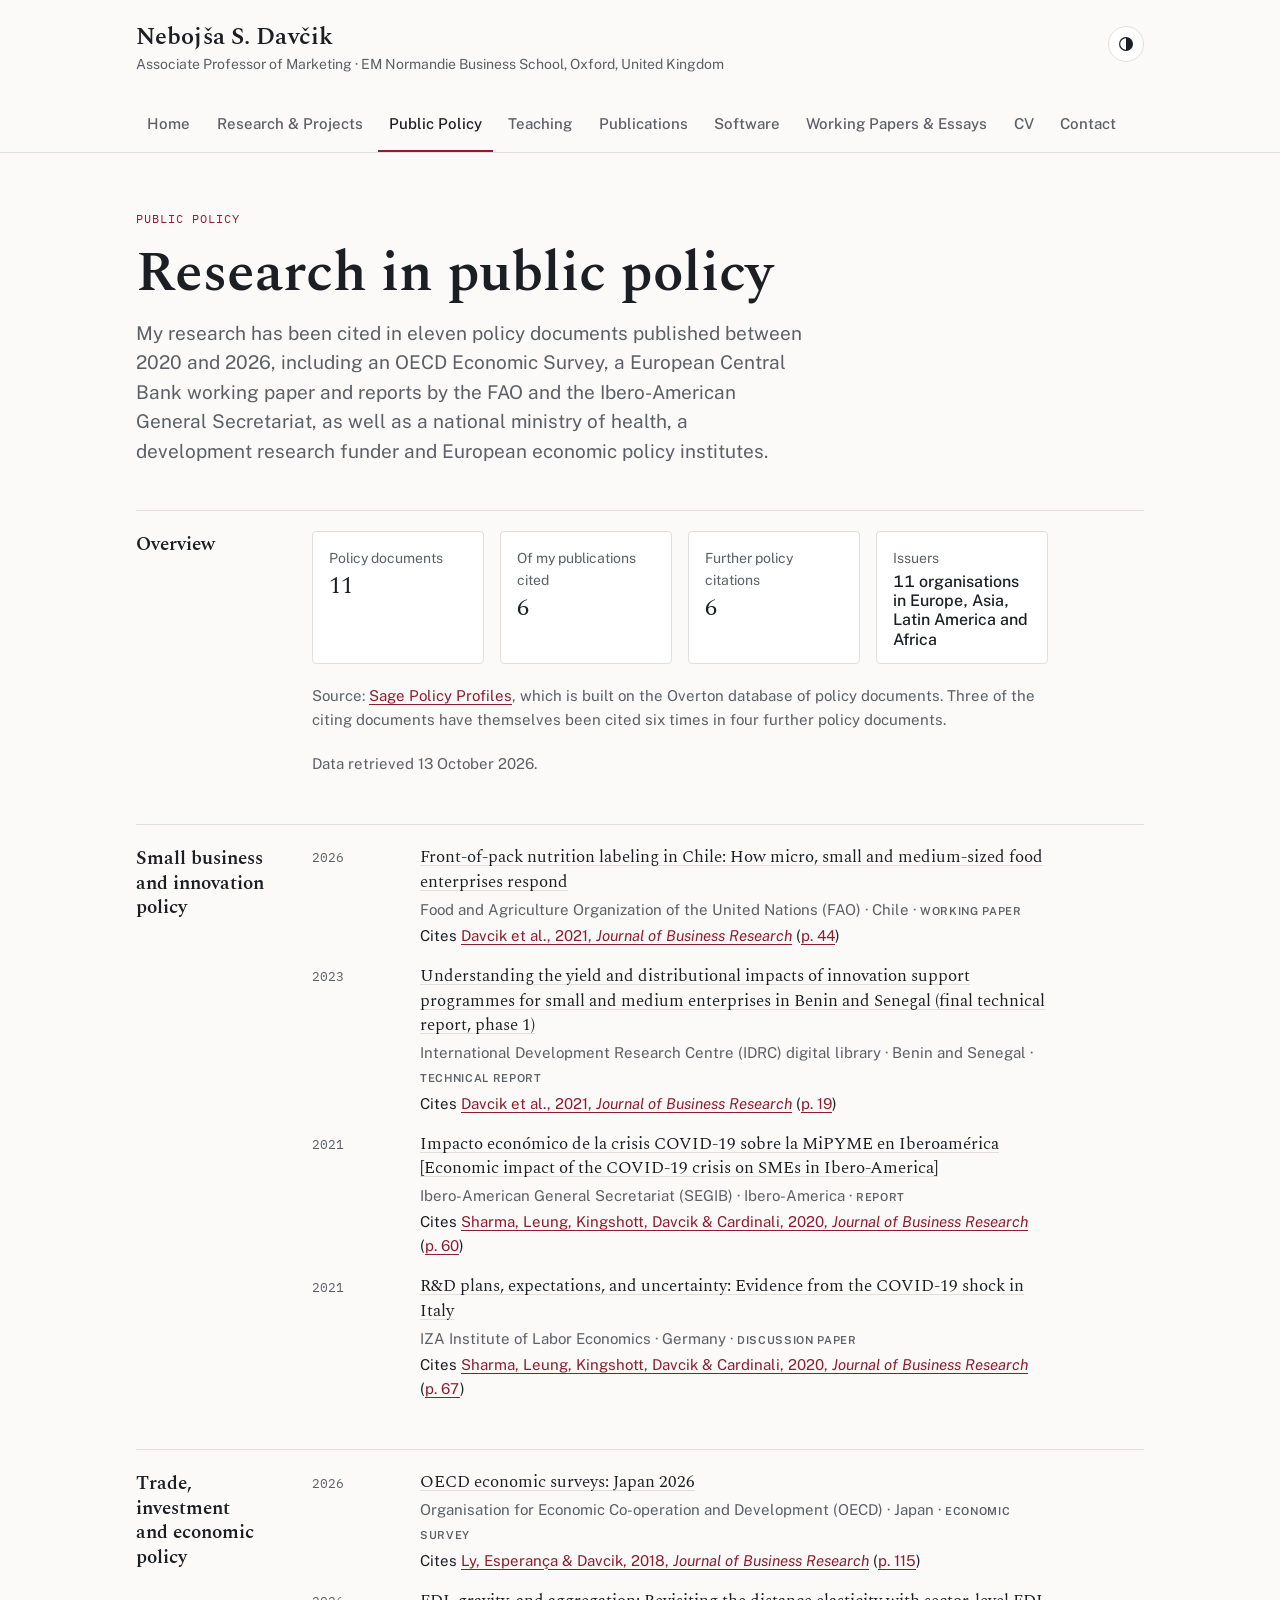
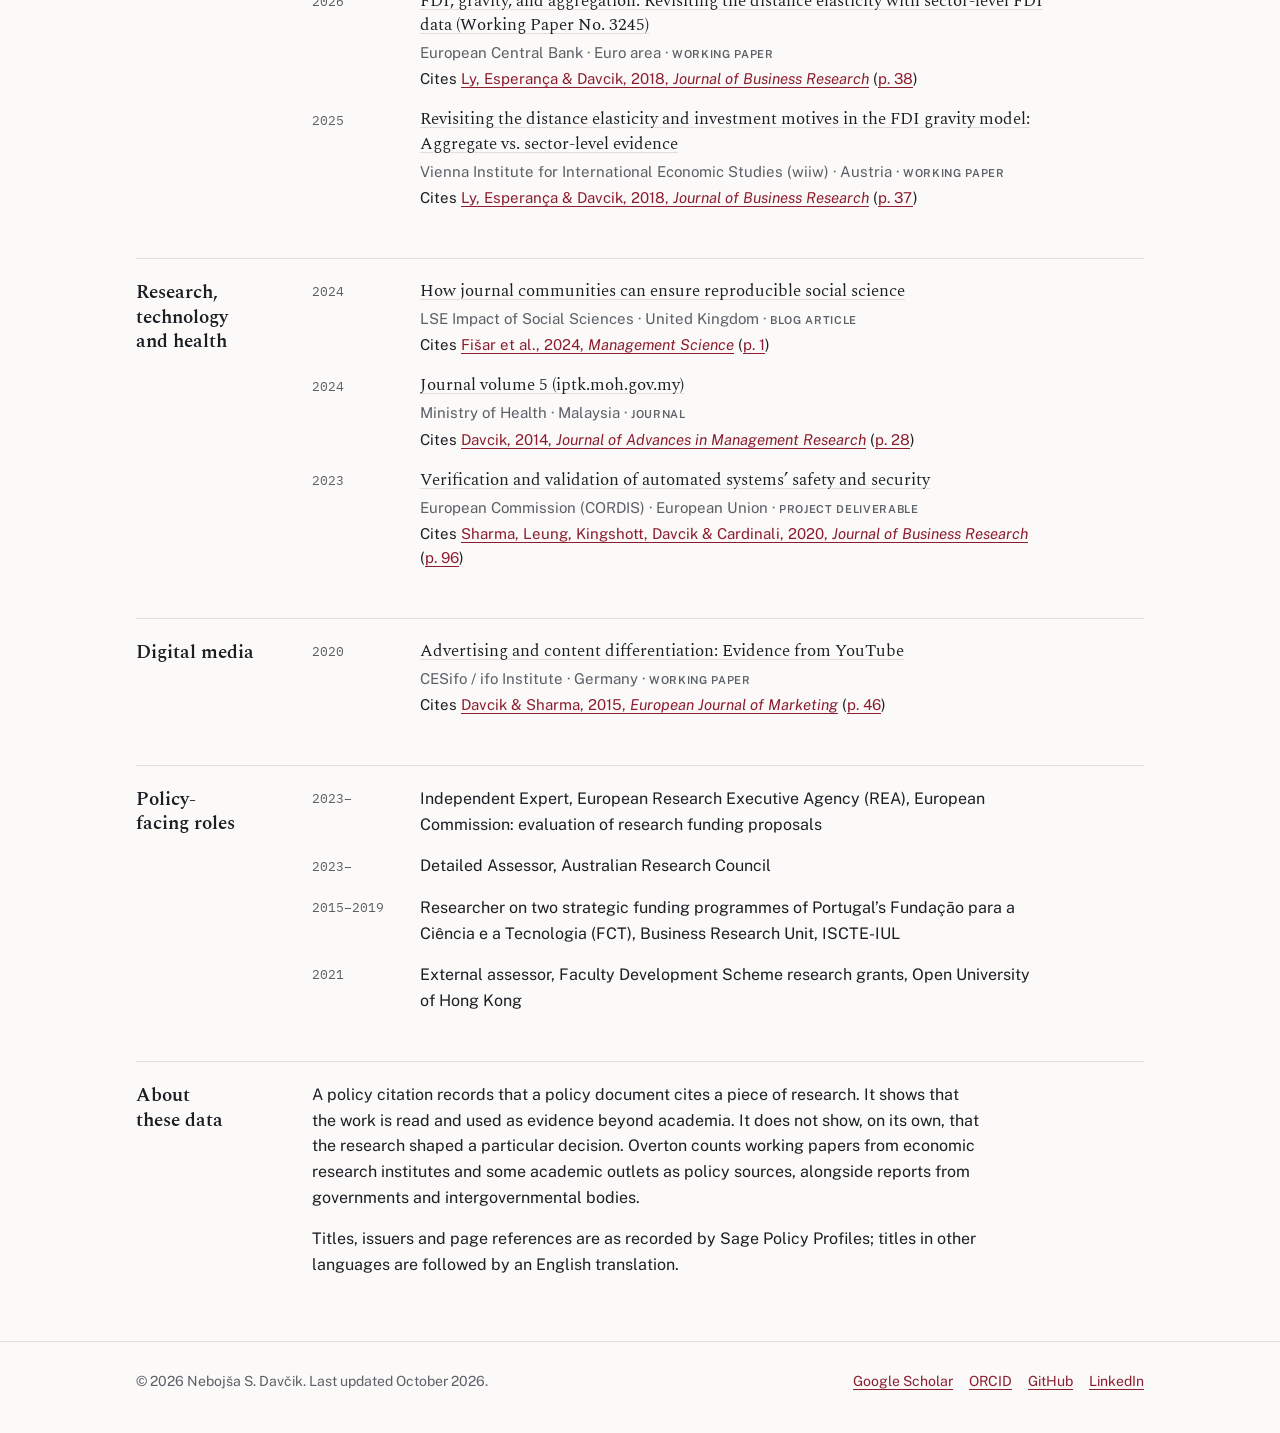
<file: policy.html>
<!doctype html>
<html lang="en-GB">
<head>
  <meta charset="utf-8">
  <meta name="viewport" content="width=device-width, initial-scale=1, viewport-fit=cover">
  <title>Public Policy · Nebojša S. Davčik</title>
  <meta name="description" content="Policy documents from the OECD, the European Central Bank, FAO, SEGIB and others that cite the research of Nebojša S. Davčik.">
  <meta name="author" content="Nebojša S. Davčik">
  <link rel="canonical" href="https://davcik.github.io/policy.html">
  <meta property="og:type" content="website">
  <meta property="og:title" content="Public Policy · Nebojša S. Davčik">
  <meta property="og:description" content="Policy documents from the OECD, the European Central Bank, FAO, SEGIB and others that cite the research of Nebojša S. Davčik.">
  <meta property="og:url" content="https://davcik.github.io/policy.html">
  <meta property="og:image" content="https://davcik.github.io/assets/img/davcik-og.jpg">
  <meta name="twitter:card" content="summary">
  <meta name="color-scheme" content="light dark">
  <link rel="preload" href="assets/fonts/spectral-latin-600-normal.woff2" as="font" type="font/woff2" crossorigin>
  <link rel="stylesheet" href="assets/style.css">
  <link rel="icon" href="assets/favicon.svg" type="image/svg+xml">
  <script>try{var t=localStorage.getItem("theme");if(t==="light"||t==="dark")document.documentElement.setAttribute("data-theme",t)}catch(e){}</script>
</head>
<body>
  <a class="skip" href="#main">Skip to content</a>
  <header class="masthead">
    <div class="wrap">
      <div class="topline">
        <a class="brand" href="index.html">
          <span class="brand-name">Nebojša S. Davčik</span>
          <span class="brand-role">Associate Professor of Marketing · EM Normandie Business School, Oxford, United Kingdom</span>
        </a>
        <button type="button" class="theme-toggle" id="theme-toggle" aria-label="Switch between light and dark appearance" title="Light or dark appearance"><svg viewBox="0 0 24 24" width="18" height="18" aria-hidden="true"><circle cx="12" cy="12" r="8.5" fill="none" stroke="currentColor" stroke-width="1.6"/><path d="M12 3.5a8.5 8.5 0 0 1 0 17z" fill="currentColor"/></svg></button>
      </div>
      <nav class="nav" aria-label="Main">
        <ul>
        <li><a href="index.html">Home</a></li>
        <li><a href="research.html">Research &amp; Projects</a></li>
        <li><a href="policy.html" aria-current="page">Public Policy</a></li>
        <li><a href="teaching.html">Teaching</a></li>
        <li><a href="publications.html">Publications</a></li>
        <li><a href="software.html">Software</a></li>
        <li><a href="working-papers.html">Working Papers &amp; Essays</a></li>  
        <li><a href="cv.html">CV</a></li>
        <li><a href="contact.html">Contact</a></li>
        </ul>
      </nav>
    </div>
  </header>
  <main id="main">
    <div class="wrap">
      <header class="page-head">
        <p class="eyebrow">Public Policy</p>
        <h1>Research in public policy</h1>
        <p class="lede">My research has been cited in eleven policy documents published between 2020 and 2026, including an OECD Economic Survey, a European Central Bank working paper and reports by the FAO and the Ibero-American General Secretariat, as well as a national ministry of health, a development research funder and European economic policy institutes.</p>
      </header>
      <div class="ledger">
        <section class="ledger-section">
          <h2>Overview</h2>
          <div class="content">
            <dl class="policy-facts">
              <div><dt>Policy documents</dt><dd>11</dd></div>
              <div><dt>Of my publications cited</dt><dd>6</dd></div>
              <div><dt>Further policy citations</dt><dd>6</dd></div>
              <div><dt>Issuers</dt><dd>11 organisations in Europe, Asia, Latin America and Africa</dd></div>
            </dl>
            <p class="note">Source: <a href="https://policyprofiles.sagepub.com/profile/24716">Sage Policy Profiles</a>, which is built on the Overton database of policy documents. Three of the citing documents have themselves been cited six times in four further policy documents.</p>
            <p class="note">Data retrieved 13 October 2026.</p>
          </div>
        </section>
        <section class="ledger-section">
          <h2>Small business and innovation policy</h2>
          <div class="content">
            <ul class="entries">
              <li class="entry"><span class="when">2026</span><div class="what"><p class="pdoc-title"><a href="https://openknowledge.fao.org/handle/20.500.14283/cd9614en">Front-of-pack nutrition labeling in Chile: How micro, small and medium-sized food enterprises respond</a></p>
                <p class="pdoc-meta">Food and Agriculture Organization of the United Nations (FAO) · Chile · <span class="kind">Working paper</span></p>
                <p class="pdoc-cites">Cites <a href="https://doi.org/10.1016/j.jbusres.2020.04.042">Davcik et al., 2021, <cite>Journal of Business Research</cite></a> (<a href="https://openknowledge.fao.org/handle/20.500.14283/cd9614en">p. 44</a>)</p></div></li>
              <li class="entry"><span class="when">2023</span><div class="what"><p class="pdoc-title"><a href="https://idl-bnc-idrc.dspacedirect.org/handle/10625/62189">Understanding the yield and distributional impacts of innovation support programmes for small and medium enterprises in Benin and Senegal (final technical report, phase 1)</a></p>
                <p class="pdoc-meta">International Development Research Centre (IDRC) digital library · Benin and Senegal · <span class="kind">Technical report</span></p>
                <p class="pdoc-cites">Cites <a href="https://doi.org/10.1016/j.jbusres.2020.04.042">Davcik et al., 2021, <cite>Journal of Business Research</cite></a> (<a href="https://idl-bnc-idrc.dspacedirect.org/bitstream/10625/62189/2/2023-07-17_E4I%20Stage%201%20Report_ACED%20-%20Final.pdf#page=19">p. 19</a>)</p></div></li>
              <li class="entry"><span class="when">2021</span><div class="what"><p class="pdoc-title"><a href="https://segib.org/es/publicacion/impacto-economico-de-la-crisis-covid-19-sobre-la-mipyme-en-iberoamerica-2/">Impacto económico de la crisis COVID-19 sobre la MiPYME en Iberoamérica [Economic impact of the COVID-19 crisis on SMEs in Ibero-America]</a></p>
                <p class="pdoc-meta">Ibero-American General Secretariat (SEGIB) · Ibero-America · <span class="kind">Report</span></p>
                <p class="pdoc-cites">Cites <a href="https://doi.org/10.1016/j.jbusres.2020.05.026">Sharma, Leung, Kingshott, Davcik &amp; Cardinali, 2020, <cite>Journal of Business Research</cite></a> (<a href="https://segib.org/wp-content/uploads/2024/11/Informe-Pyme-Latinoamerica-2021-web.pdf#page=60">p. 60</a>)</p></div></li>
              <li class="entry"><span class="when">2021</span><div class="what"><p class="pdoc-title"><a href="https://www.iza.org/publications/dp/14889/rd-plans-expectations-and-uncertainty-evidence-from-the-covid-19-shock-in-italy">R&amp;D plans, expectations, and uncertainty: Evidence from the COVID-19 shock in Italy</a></p>
                <p class="pdoc-meta">IZA Institute of Labor Economics · Germany · <span class="kind">Discussion paper</span></p>
                <p class="pdoc-cites">Cites <a href="https://doi.org/10.1016/j.jbusres.2020.05.026">Sharma, Leung, Kingshott, Davcik &amp; Cardinali, 2020, <cite>Journal of Business Research</cite></a> (<a href="https://docs.iza.org/dp14889.pdf#page=67">p. 67</a>)</p></div></li>
            </ul>
          </div>
        </section>
        <section class="ledger-section">
          <h2>Trade, investment and economic policy</h2>
          <div class="content">
            <ul class="entries">
              <li class="entry"><span class="when">2026</span><div class="what"><p class="pdoc-title"><a href="https://doi.org/10.1787/54cc833d-en">OECD economic surveys: Japan 2026</a></p>
                <p class="pdoc-meta">Organisation for Economic Co-operation and Development (OECD) · Japan · <span class="kind">Economic survey</span></p>
                <p class="pdoc-cites">Cites <a href="https://doi.org/10.1016/j.jbusres.2018.03.007">Ly, Esperança &amp; Davcik, 2018, <cite>Journal of Business Research</cite></a> (<a href="https://doi.org/10.1787/54cc833d-en">p. 115</a>)</p></div></li>
              <li class="entry"><span class="when">2026</span><div class="what"><p class="pdoc-title"><a href="https://www.ecb.europa.eu/pub/pdf/scpwps/ecb.wp3245~4d5ee7e8ea.en.pdf">FDI, gravity, and aggregation: Revisiting the distance elasticity with sector-level FDI data (Working Paper No. 3245)</a></p>
                <p class="pdoc-meta">European Central Bank · Euro area · <span class="kind">Working paper</span></p>
                <p class="pdoc-cites">Cites <a href="https://doi.org/10.1016/j.jbusres.2018.03.007">Ly, Esperança &amp; Davcik, 2018, <cite>Journal of Business Research</cite></a> (<a href="https://www.ecb.europa.eu/pub/pdf/scpwps/ecb.wp3245~4d5ee7e8ea.en.pdf#page=38">p. 38</a>)</p></div></li>
              <li class="entry"><span class="when">2025</span><div class="what"><p class="pdoc-title"><a href="https://wiiw.ac.at/revisiting-the-distance-elasticity-and-investment-motives-in-the-fdi-gravity-model-aggregate-vs-sector-level-evidence-p-7399.html">Revisiting the distance elasticity and investment motives in the FDI gravity model: Aggregate vs. sector-level evidence</a></p>
                <p class="pdoc-meta">Vienna Institute for International Economic Studies (wiiw) · Austria · <span class="kind">Working paper</span></p>
                <p class="pdoc-cites">Cites <a href="https://doi.org/10.1016/j.jbusres.2018.03.007">Ly, Esperança &amp; Davcik, 2018, <cite>Journal of Business Research</cite></a> (<a href="https://wiiw.ac.at/revisiting-the-distance-elasticity-and-investment-motives-in-the-fdi-gravity-model-aggregate-vs-sector-level-evidence-dlp-7399.pdf#page=37">p. 37</a>)</p></div></li>
            </ul>
          </div>
        </section>
        <section class="ledger-section">
          <h2>Research, technology and health</h2>
          <div class="content">
            <ul class="entries">
              <li class="entry"><span class="when">2024</span><div class="what"><p class="pdoc-title"><a href="https://blogs.lse.ac.uk/impactofsocialsciences/2024/01/23/how-journal-communities-can-ensure-reproducible-social-science/">How journal communities can ensure reproducible social science</a></p>
                <p class="pdoc-meta">LSE Impact of Social Sciences · United Kingdom · <span class="kind">Blog article</span></p>
                <p class="pdoc-cites">Cites <a href="https://doi.org/10.1287/mnsc.2023.03556">Fišar et al., 2024, <cite>Management Science</cite></a> (<a href="https://blogs.lse.ac.uk/impactofsocialsciences/2024/01/23/how-journal-communities-can-ensure-reproducible-social-science/">p. 1</a>)</p></div></li>
              <li class="entry"><span class="when">2024</span><div class="what"><p class="pdoc-title"><a href="https://iptk.moh.gov.my/images/journal/MJHP_Vol_5.pdf">Journal volume 5 (iptk.moh.gov.my)</a></p>
                <p class="pdoc-meta">Ministry of Health · Malaysia · <span class="kind">Journal</span></p>
                <p class="pdoc-cites">Cites <a href="https://doi.org/10.1108/JAMR-07-2013-0043">Davcik, 2014, <cite>Journal of Advances in Management Research</cite></a> (<a href="https://iptk.moh.gov.my/images/journal/MJHP_Vol_5.pdf#page=28">p. 28</a>)</p></div></li>
              <li class="entry"><span class="when">2023</span><div class="what"><p class="pdoc-title"><a href="https://ec.europa.eu/research/participants/documents/downloadPublic?documentIds=080166e5fb224404&amp;appId=PPGMS">Verification and validation of automated systems’ safety and security</a></p>
                <p class="pdoc-meta">European Commission (CORDIS) · European Union · <span class="kind">Project deliverable</span></p>
                <p class="pdoc-cites">Cites <a href="https://doi.org/10.1016/j.jbusres.2020.05.026">Sharma, Leung, Kingshott, Davcik &amp; Cardinali, 2020, <cite>Journal of Business Research</cite></a> (<a href="https://ec.europa.eu/research/participants/documents/downloadPublic?documentIds=080166e5fb224404&amp;appId=PPGMS#page=96">p. 96</a>)</p></div></li>
            </ul>
          </div>
        </section>
        <section class="ledger-section">
          <h2>Digital media</h2>
          <div class="content">
            <ul class="entries">
              <li class="entry"><span class="when">2020</span><div class="what"><p class="pdoc-title"><a href="https://www.cesifo.org/en/publications/2020/working-paper/advertising-and-content-differentiation-evidence-youtube">Advertising and content differentiation: Evidence from YouTube</a></p>
                <p class="pdoc-meta">CESifo / ifo Institute · Germany · <span class="kind">Working paper</span></p>
                <p class="pdoc-cites">Cites <a href="https://doi.org/10.1108/EJM-03-2014-0150">Davcik &amp; Sharma, 2015, <cite>European Journal of Marketing</cite></a> (<a href="https://www.cesifo.org/DocDL/cesifo1_wp8697.pdf#page=46">p. 46</a>)</p></div></li>
            </ul>
          </div>
        </section>
        <section class="ledger-section">
          <h2>Policy-facing roles</h2>
          <div class="content">
            <ul class="entries">
              <li class="entry"><span class="when">2023–</span><div class="what">Independent Expert, European Research Executive Agency (REA), European Commission: evaluation of research funding proposals</div></li>
              <li class="entry"><span class="when">2023–</span><div class="what">Detailed Assessor, Australian Research Council</div></li>
              <li class="entry"><span class="when">2015–2019</span><div class="what">Researcher on two strategic funding programmes of Portugal’s Fundação para a Ciência e a Tecnologia (FCT), Business Research Unit, ISCTE-IUL</div></li>
              <li class="entry"><span class="when">2021</span><div class="what">External assessor, Faculty Development Scheme research grants, Open University of Hong Kong</div></li>
            </ul>
          </div>
        </section>
        <section class="ledger-section">
          <h2>About these data</h2>
          <div class="content">
            <div class="prose">
              <p>A policy citation records that a policy document cites a piece of research. It shows that the work is read and used as evidence beyond academia. It does not show, on its own, that the research shaped a particular decision. Overton counts working papers from economic research institutes and some academic outlets as policy sources, alongside reports from governments and intergovernmental bodies.</p>
              <p>Titles, issuers and page references are as recorded by Sage Policy Profiles; titles in other languages are followed by an English translation.</p>
            </div>
          </div>
        </section>
      </div>
    </div>
  </main>
  <footer class="site-foot">
    <div class="wrap">
      <p>© 2026 Nebojša S. Davčik. Last updated October 2026.</p>
      <ul>
        <li><a href="https://scholar.google.com/citations?user=_TyiCq4AAAAJ&amp;hl=en">Google Scholar</a></li>
        <li><a href="https://orcid.org/0000-0003-1041-8788">ORCID</a></li>
        <li><a href="https://github.com/Davcik">GitHub</a></li>
        <li><a href="https://www.linkedin.com/in/davcik/">LinkedIn</a></li>
      </ul>
    </div>
  </footer>
  <script src="assets/site.js" defer></script>
</body>
</html>
</file>
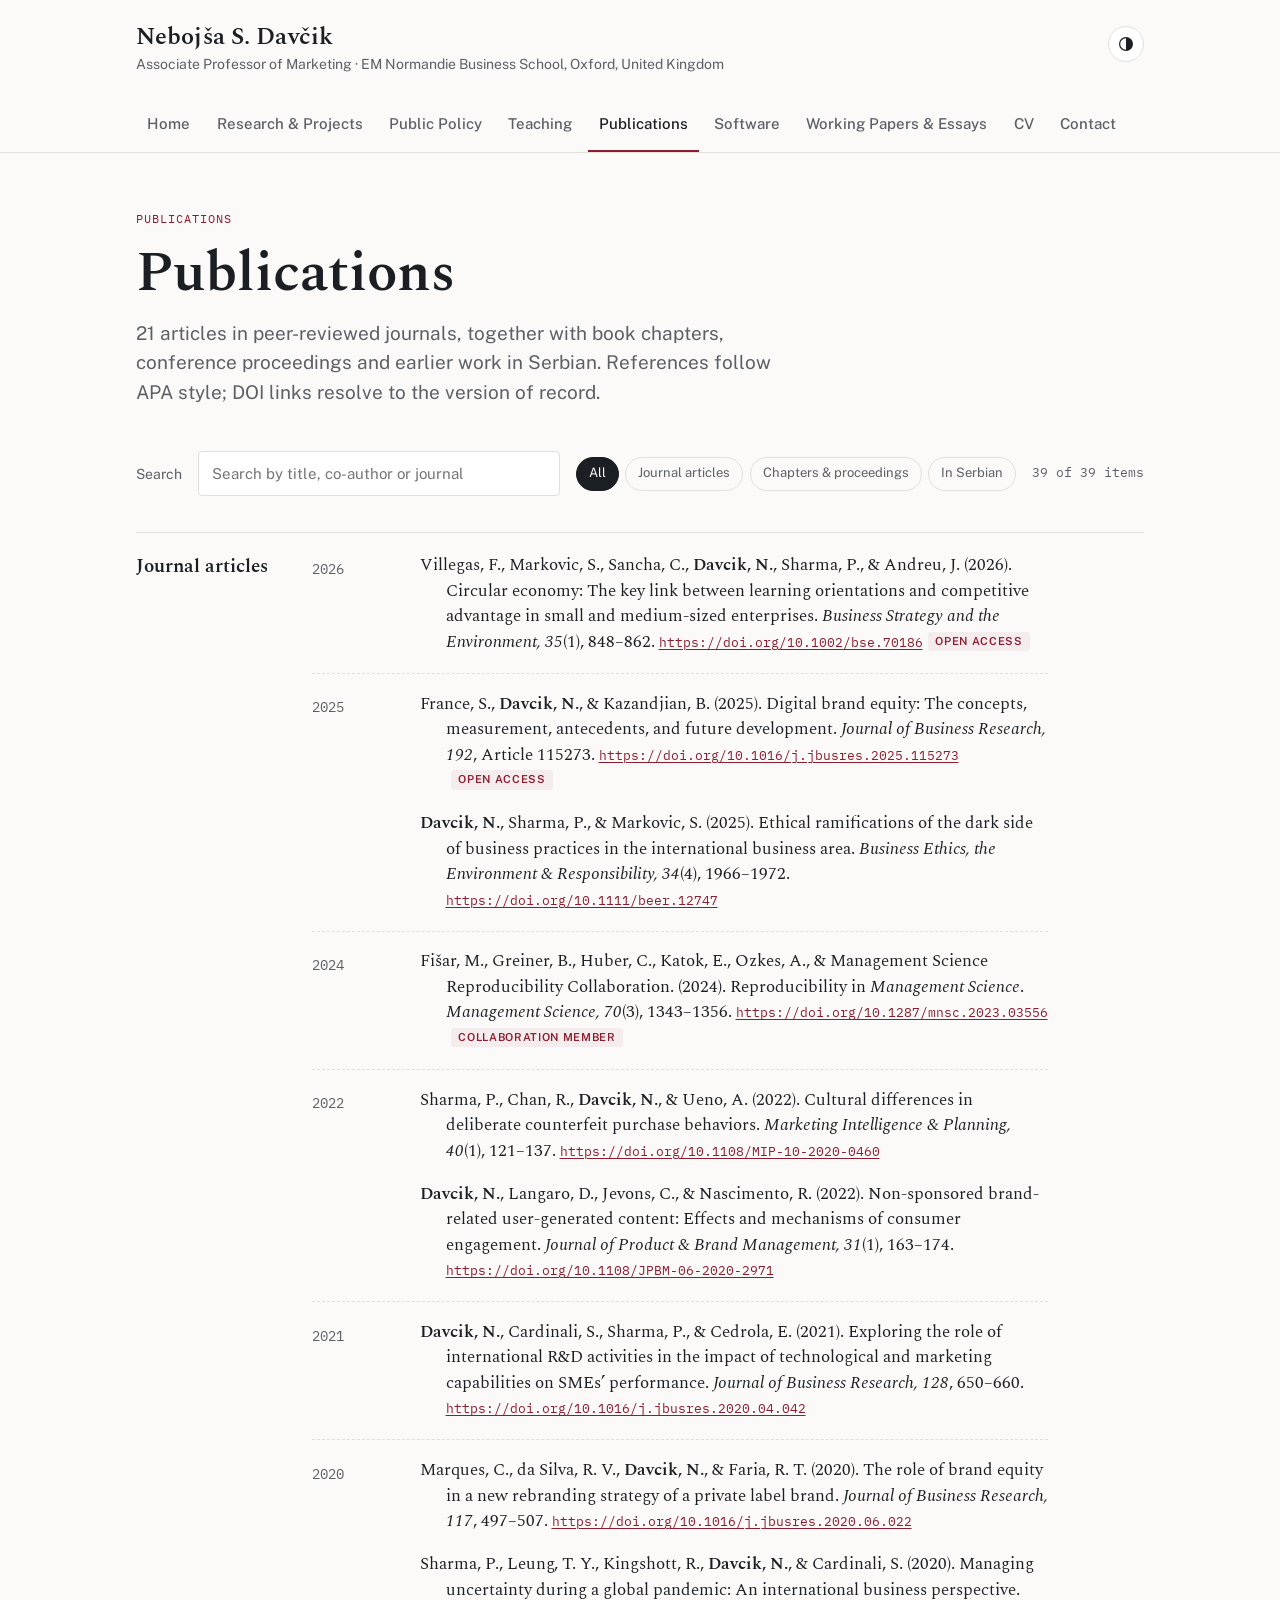
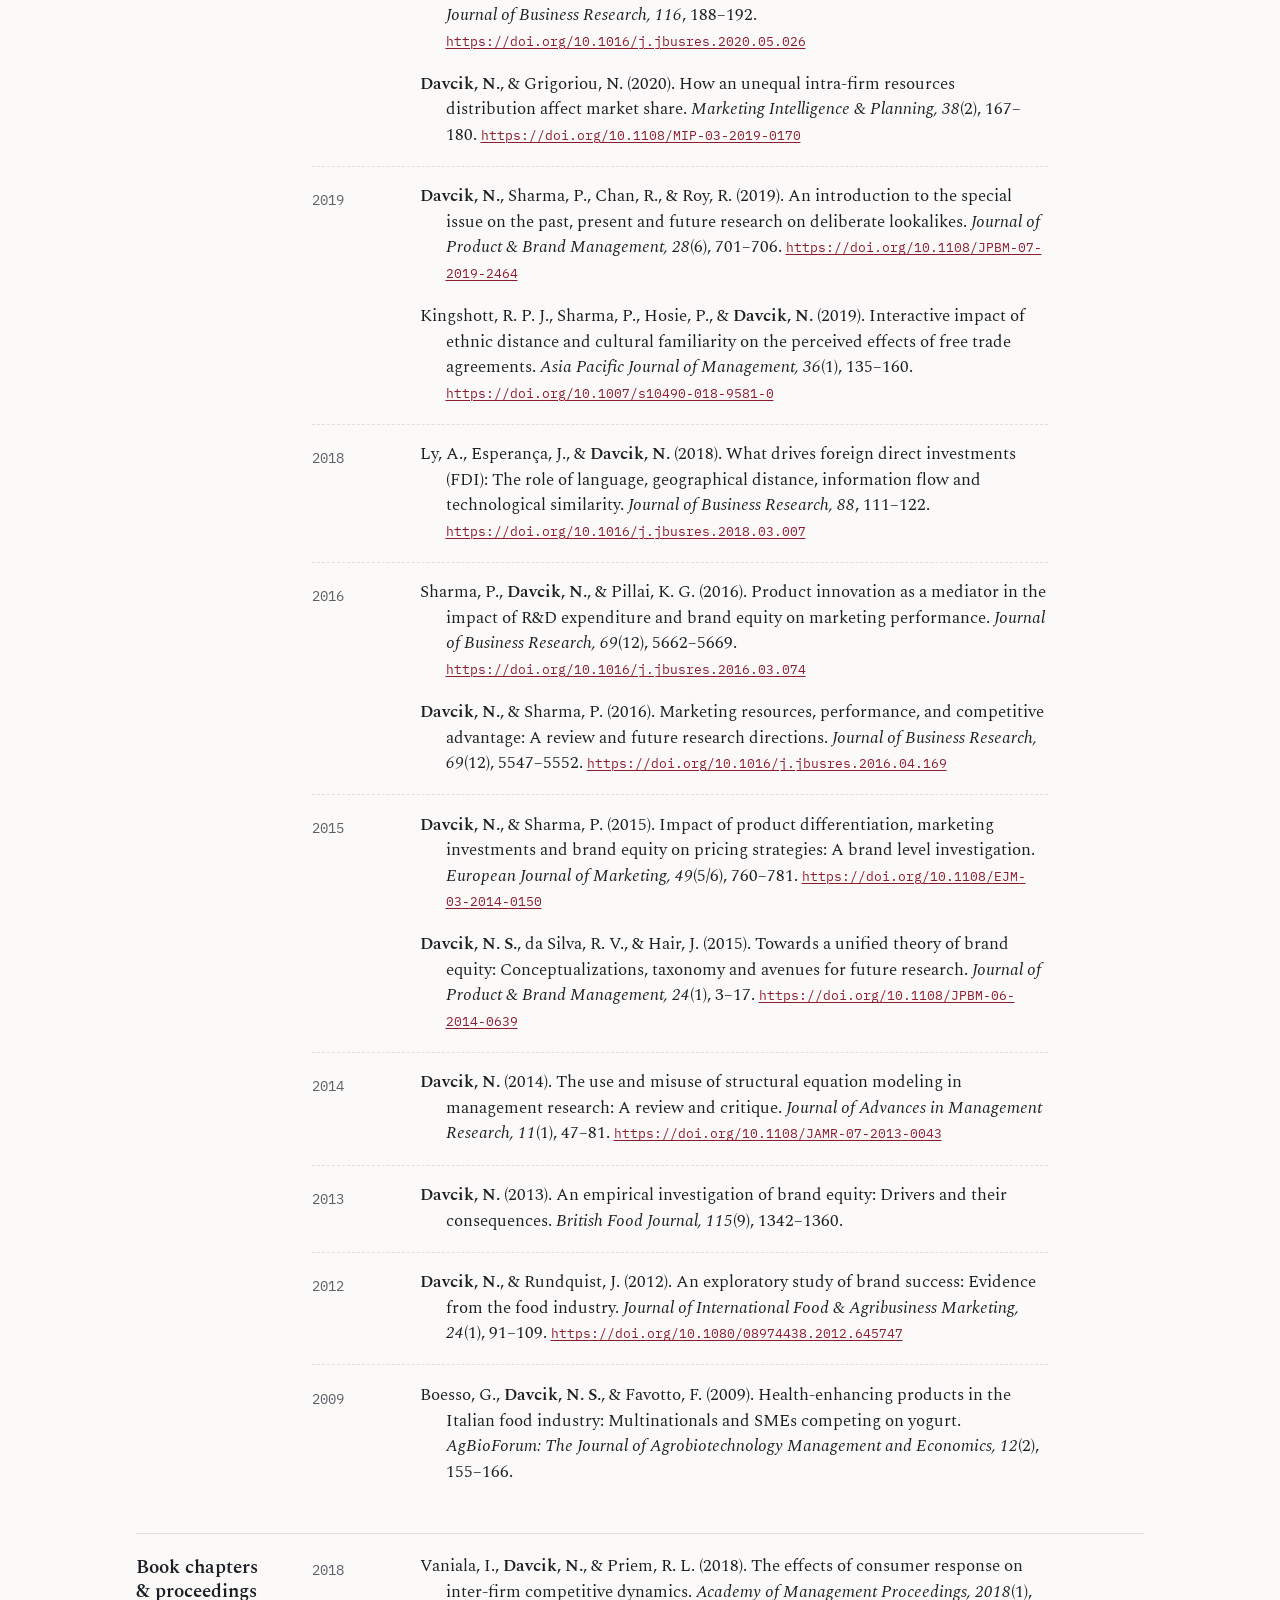
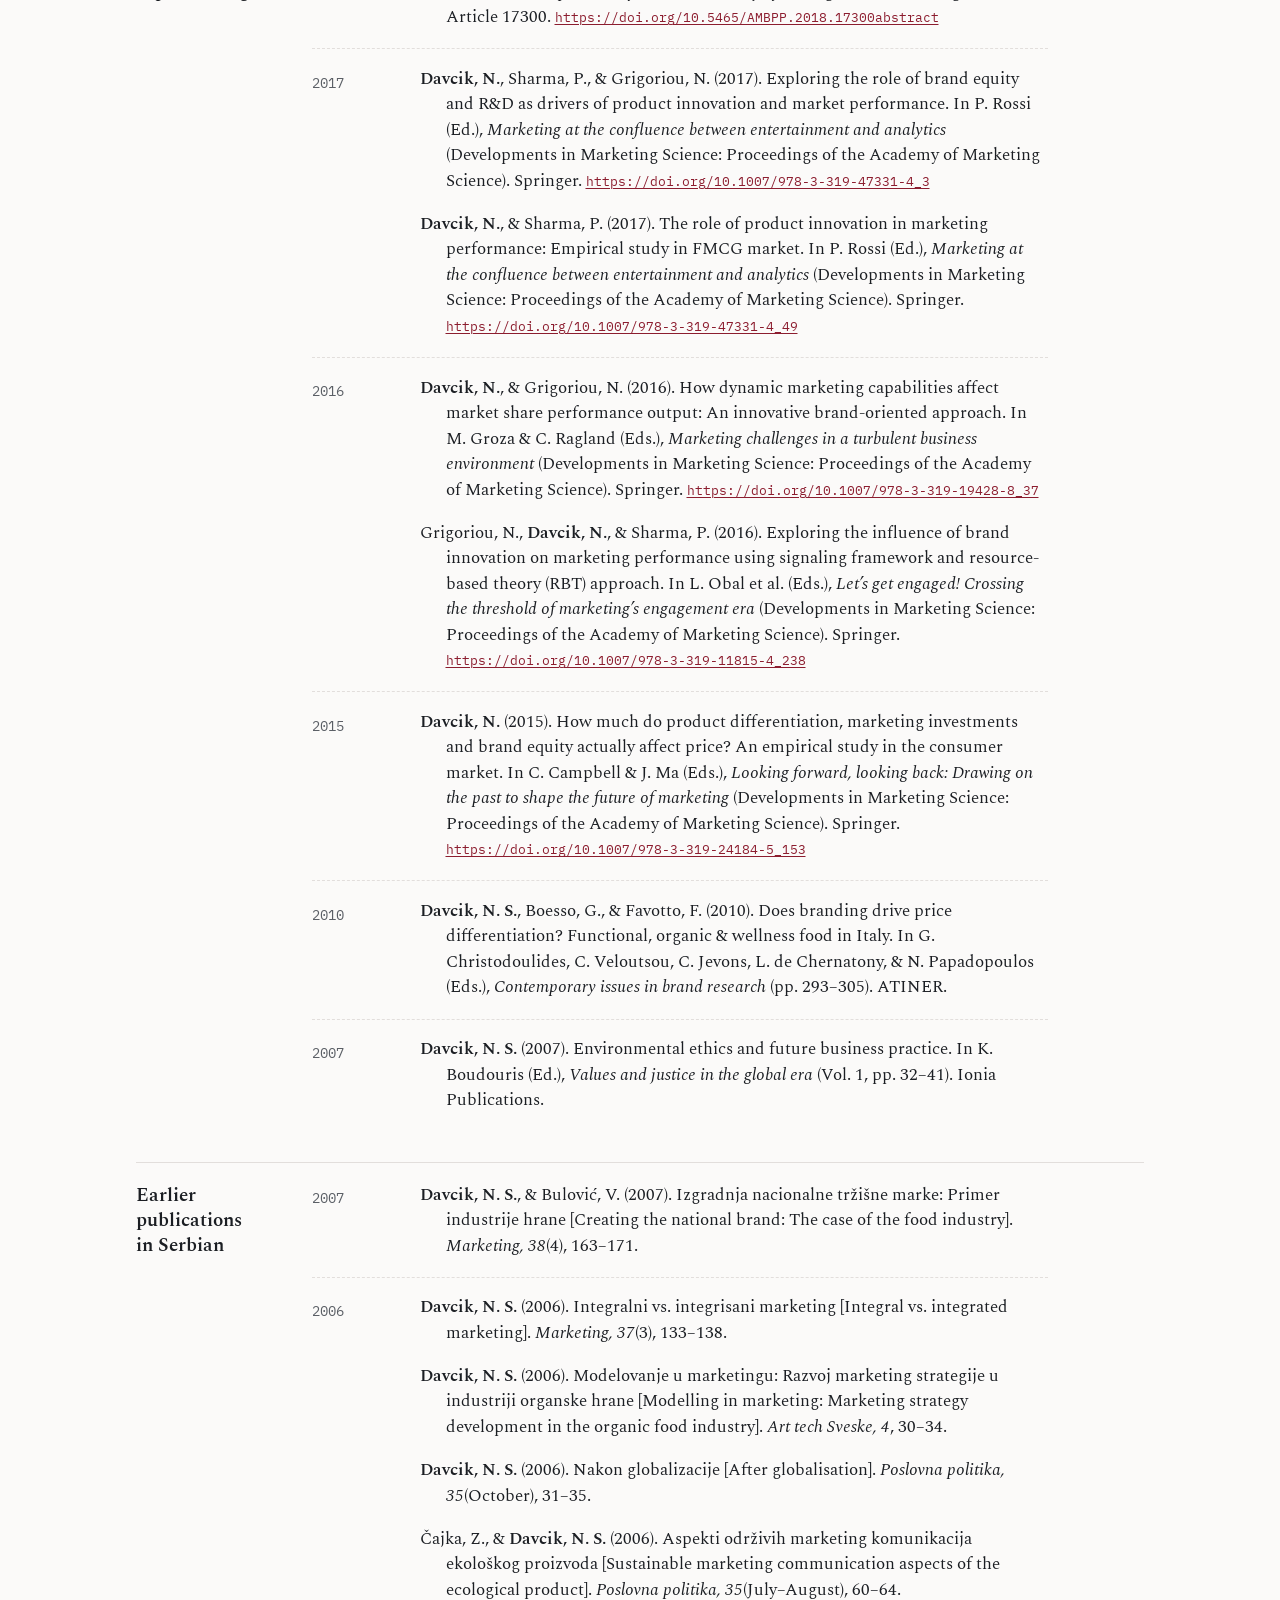
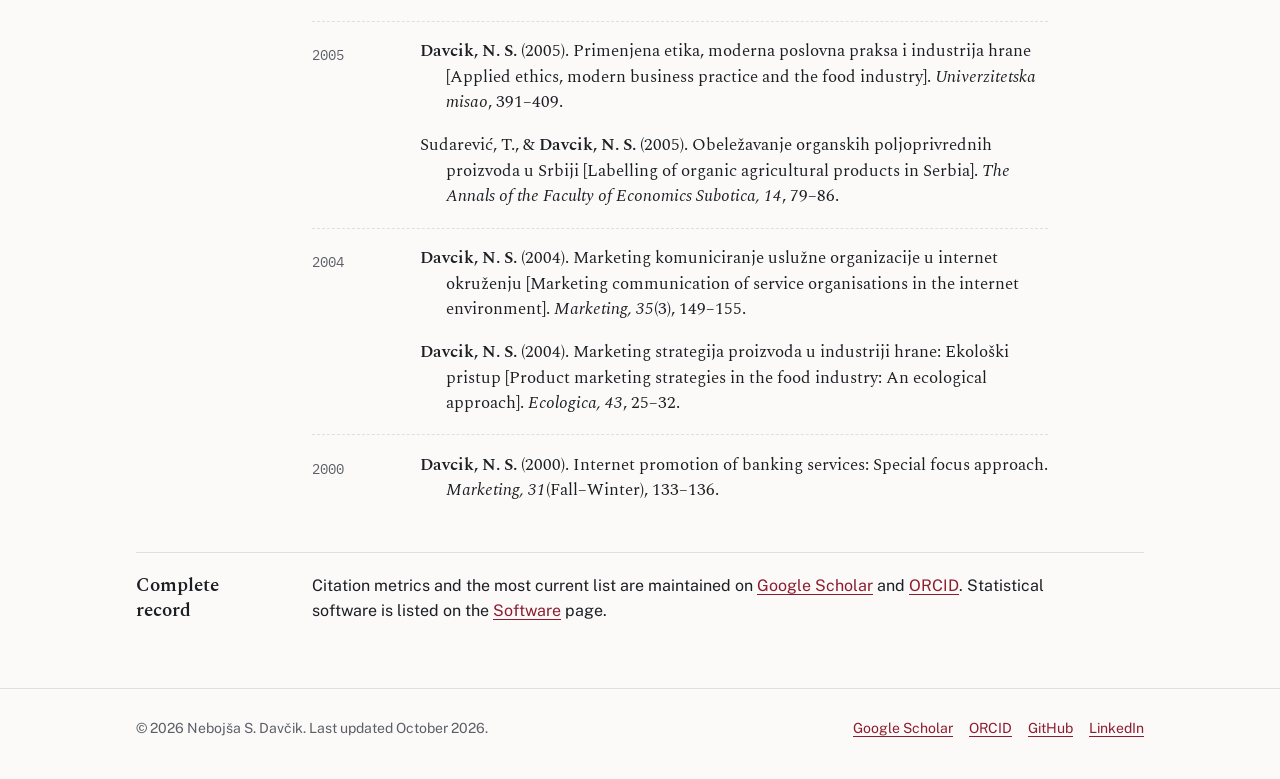
<file: publications.html>
<!doctype html>
<html lang="en-GB">
<head>
  <meta charset="utf-8">
  <meta name="viewport" content="width=device-width, initial-scale=1, viewport-fit=cover">
  <title>Publications · Nebojša S. Davčik</title>
  <meta name="description" content="Peer-reviewed publications of Nebojša S. Davčik on brand equity, marketing resources and performance, digital assets and business ethics.">
  <meta name="author" content="Nebojša S. Davčik">
  <link rel="canonical" href="https://davcik.github.io/publications.html">
  <meta property="og:type" content="website">
  <meta property="og:title" content="Publications · Nebojša S. Davčik">
  <meta property="og:description" content="Peer-reviewed publications of Nebojša S. Davčik on brand equity, marketing resources and performance, digital assets and business ethics.">
  <meta property="og:url" content="https://davcik.github.io/publications.html">
  <meta property="og:image" content="https://davcik.github.io/assets/img/davcik-og.jpg">
  <meta name="twitter:card" content="summary">
  <meta name="color-scheme" content="light dark">
  <link rel="preload" href="assets/fonts/spectral-latin-600-normal.woff2" as="font" type="font/woff2" crossorigin>
  <link rel="stylesheet" href="assets/style.css">
  <link rel="icon" href="assets/favicon.svg" type="image/svg+xml">
  <script>try{var t=localStorage.getItem("theme");if(t==="light"||t==="dark")document.documentElement.setAttribute("data-theme",t)}catch(e){}</script>
</head>
<body>
  <a class="skip" href="#main">Skip to content</a>
  <header class="masthead">
    <div class="wrap">
      <div class="topline">
        <a class="brand" href="index.html">
          <span class="brand-name">Nebojša S. Davčik</span>
          <span class="brand-role">Associate Professor of Marketing · EM Normandie Business School, Oxford, United Kingdom</span>
        </a>
        <button type="button" class="theme-toggle" id="theme-toggle" aria-label="Switch between light and dark appearance" title="Light or dark appearance"><svg viewBox="0 0 24 24" width="18" height="18" aria-hidden="true"><circle cx="12" cy="12" r="8.5" fill="none" stroke="currentColor" stroke-width="1.6"/><path d="M12 3.5a8.5 8.5 0 0 1 0 17z" fill="currentColor"/></svg></button>
      </div>
      <nav class="nav" aria-label="Main">
        <ul>
        <li><a href="index.html">Home</a></li>
        <li><a href="research.html">Research &amp; Projects</a></li>
        <li><a href="policy.html">Public Policy</a></li>
        <li><a href="teaching.html">Teaching</a></li>
        <li><a href="publications.html" aria-current="page">Publications</a></li>
        <li><a href="software.html">Software</a></li>
        <li><a href="working-papers.html">Working Papers &amp; Essays</a></li>
        <li><a href="cv.html">CV</a></li>
        <li><a href="contact.html">Contact</a></li>
        </ul>
      </nav>
    </div>
  </header>
  <main id="main">
    <div class="wrap">
      <header class="page-head">
        <p class="eyebrow">Publications</p>
        <h1>Publications</h1>
        <p class="lede">21 articles in peer-reviewed journals, together with book chapters, conference proceedings and earlier work in Serbian. References follow APA style; DOI links resolve to the version of record.</p>
      </header>
      <div class="tools" role="search">
        <label for="pub-search" class="sr-label">Search</label>
        <input id="pub-search" class="search" type="search" placeholder="Search by title, co-author or journal" autocomplete="off">
        <div class="chips" role="group" aria-label="Filter by type">
          <button type="button" class="chip" data-filter="all" aria-pressed="true">All</button>
          <button type="button" class="chip" data-filter="article" aria-pressed="false">Journal articles</button>
          <button type="button" class="chip" data-filter="chapter" aria-pressed="false">Chapters &amp; proceedings</button>
          <button type="button" class="chip" data-filter="serbian" aria-pressed="false">In Serbian</button>
        </div>
        <span class="count" id="pub-count" aria-live="polite">40 items</span>
      </div>
      <div class="ledger">
        <section class="ledger-section" data-pub-section>
          <h2>Journal articles</h2>
          <div class="content">
            <div class="pub-stack">
              <div class="year-group"><span class="y">2026</span>
                <ul class="refs">
                  <li class="ref" data-type="article">Villegas, F., Markovic, S., Sancha, C., <span class="me">Davcik, N.</span>, Sharma, P., &amp; Andreu, J. (2026). Circular economy: The key link between learning orientations and competitive advantage in small and medium-sized enterprises. <cite>Business Strategy and the Environment, 35</cite>(1), 848–862. <a href="https://doi.org/10.1002/bse.70186">https://doi.org/10.1002/bse.70186</a><span class="tag">Open access</span></li>
                </ul>
              </div>
              <div class="year-group"><span class="y">2025</span>
                <ul class="refs">
                  <li class="ref" data-type="article">France, S., <span class="me">Davcik, N.</span>, &amp; Kazandjian, B. (2025). Digital brand equity: The concepts, measurement, antecedents, and future development. <cite>Journal of Business Research, 192</cite>, Article 115273. <a href="https://doi.org/10.1016/j.jbusres.2025.115273">https://doi.org/10.1016/j.jbusres.2025.115273</a><span class="tag">Open access</span></li>
                  <li class="ref" data-type="article"><span class="me">Davcik, N.</span>, Sharma, P., &amp; Markovic, S. (2025). Ethical ramifications of the dark side of business practices in the international business area. <cite>Business Ethics, the Environment &amp; Responsibility, 34</cite>(4), 1966–1972. <a href="https://doi.org/10.1111/beer.12747">https://doi.org/10.1111/beer.12747</a></li>
                </ul>
              </div>
              <div class="year-group"><span class="y">2024</span>
                <ul class="refs">
                  <li class="ref" data-type="article">Fišar, M., Greiner, B., Huber, C., Katok, E., Ozkes, A., &amp; Management Science Reproducibility Collaboration. (2024). Reproducibility in <cite>Management Science</cite>. <cite>Management Science, 70</cite>(3), 1343–1356. <a href="https://doi.org/10.1287/mnsc.2023.03556">https://doi.org/10.1287/mnsc.2023.03556</a><span class="tag">Collaboration member</span></li>
                </ul>
              </div>
              <div class="year-group"><span class="y">2022</span>
                <ul class="refs">
                  <li class="ref" data-type="article">Sharma, P., Chan, R., <span class="me">Davcik, N.</span>, &amp; Ueno, A. (2022). Cultural differences in deliberate counterfeit purchase behaviors. <cite>Marketing Intelligence &amp; Planning, 40</cite>(1), 121–137. <a href="https://doi.org/10.1108/MIP-10-2020-0460">https://doi.org/10.1108/MIP-10-2020-0460</a></li>
                  <li class="ref" data-type="article"><span class="me">Davcik, N.</span>, Langaro, D., Jevons, C., &amp; Nascimento, R. (2022). Non-sponsored brand-related user-generated content: Effects and mechanisms of consumer engagement. <cite>Journal of Product &amp; Brand Management, 31</cite>(1), 163–174. <a href="https://doi.org/10.1108/JPBM-06-2020-2971">https://doi.org/10.1108/JPBM-06-2020-2971</a></li>
                </ul>
              </div>
              <div class="year-group"><span class="y">2021</span>
                <ul class="refs">
                  <li class="ref" data-type="article"><span class="me">Davcik, N.</span>, Cardinali, S., Sharma, P., &amp; Cedrola, E. (2021). Exploring the role of international R&amp;D activities in the impact of technological and marketing capabilities on SMEs’ performance. <cite>Journal of Business Research, 128</cite>, 650–660. <a href="https://doi.org/10.1016/j.jbusres.2020.04.042">https://doi.org/10.1016/j.jbusres.2020.04.042</a></li>
                </ul>
              </div>
              <div class="year-group"><span class="y">2020</span>
                <ul class="refs">
                  <li class="ref" data-type="article">Marques, C., da Silva, R. V., <span class="me">Davcik, N.</span>, &amp; Faria, R. T. (2020). The role of brand equity in a new rebranding strategy of a private label brand. <cite>Journal of Business Research, 117</cite>, 497–507. <a href="https://doi.org/10.1016/j.jbusres.2020.06.022">https://doi.org/10.1016/j.jbusres.2020.06.022</a></li>
                  <li class="ref" data-type="article">Sharma, P., Leung, T. Y., Kingshott, R., <span class="me">Davcik, N.</span>, &amp; Cardinali, S. (2020). Managing uncertainty during a global pandemic: An international business perspective. <cite>Journal of Business Research, 116</cite>, 188–192. <a href="https://doi.org/10.1016/j.jbusres.2020.05.026">https://doi.org/10.1016/j.jbusres.2020.05.026</a></li>
                  <li class="ref" data-type="article"><span class="me">Davcik, N.</span>, &amp; Grigoriou, N. (2020). How an unequal intra-firm resources distribution affect market share. <cite>Marketing Intelligence &amp; Planning, 38</cite>(2), 167–180. <a href="https://doi.org/10.1108/MIP-03-2019-0170">https://doi.org/10.1108/MIP-03-2019-0170</a></li>
                </ul>
              </div>
              <div class="year-group"><span class="y">2019</span>
                <ul class="refs">
                  <li class="ref" data-type="article"><span class="me">Davcik, N.</span>, Sharma, P., Chan, R., &amp; Roy, R. (2019). An introduction to the special issue on the past, present and future research on deliberate lookalikes. <cite>Journal of Product &amp; Brand Management, 28</cite>(6), 701–706. <a href="https://doi.org/10.1108/JPBM-07-2019-2464">https://doi.org/10.1108/JPBM-07-2019-2464</a></li>
                  <li class="ref" data-type="article">Kingshott, R. P. J., Sharma, P., Hosie, P., &amp; <span class="me">Davcik, N.</span> (2019). Interactive impact of ethnic distance and cultural familiarity on the perceived effects of free trade agreements. <cite>Asia Pacific Journal of Management, 36</cite>(1), 135–160. <a href="https://doi.org/10.1007/s10490-018-9581-0">https://doi.org/10.1007/s10490-018-9581-0</a></li>
                </ul>
              </div>
              <div class="year-group"><span class="y">2018</span>
                <ul class="refs">
                  <li class="ref" data-type="article">Ly, A., Esperança, J., &amp; <span class="me">Davcik, N.</span> (2018). What drives foreign direct investments (FDI): The role of language, geographical distance, information flow and technological similarity. <cite>Journal of Business Research, 88</cite>, 111–122. <a href="https://doi.org/10.1016/j.jbusres.2018.03.007">https://doi.org/10.1016/j.jbusres.2018.03.007</a></li>
                </ul>
              </div>
              <div class="year-group"><span class="y">2016</span>
                <ul class="refs">
                  <li class="ref" data-type="article">Sharma, P., <span class="me">Davcik, N.</span>, &amp; Pillai, K. G. (2016). Product innovation as a mediator in the impact of R&amp;D expenditure and brand equity on marketing performance. <cite>Journal of Business Research, 69</cite>(12), 5662–5669. <a href="https://doi.org/10.1016/j.jbusres.2016.03.074">https://doi.org/10.1016/j.jbusres.2016.03.074</a></li>
                  <li class="ref" data-type="article"><span class="me">Davcik, N.</span>, &amp; Sharma, P. (2016). Marketing resources, performance, and competitive advantage: A review and future research directions. <cite>Journal of Business Research, 69</cite>(12), 5547–5552. <a href="https://doi.org/10.1016/j.jbusres.2016.04.169">https://doi.org/10.1016/j.jbusres.2016.04.169</a></li>
                </ul>
              </div>
              <div class="year-group"><span class="y">2015</span>
                <ul class="refs">
                  <li class="ref" data-type="article"><span class="me">Davcik, N.</span>, &amp; Sharma, P. (2015). Impact of product differentiation, marketing investments and brand equity on pricing strategies: A brand level investigation. <cite>European Journal of Marketing, 49</cite>(5/6), 760–781. <a href="https://doi.org/10.1108/EJM-03-2014-0150">https://doi.org/10.1108/EJM-03-2014-0150</a></li>
                  <li class="ref" data-type="article"><span class="me">Davcik, N. S.</span>, da Silva, R. V., &amp; Hair, J. (2015). Towards a unified theory of brand equity: Conceptualizations, taxonomy and avenues for future research. <cite>Journal of Product &amp; Brand Management, 24</cite>(1), 3–17. <a href="https://doi.org/10.1108/JPBM-06-2014-0639">https://doi.org/10.1108/JPBM-06-2014-0639</a></li>
                </ul>
              </div>
              <div class="year-group"><span class="y">2014</span>
                <ul class="refs">
                  <li class="ref" data-type="article"><span class="me">Davcik, N.</span> (2014). The use and misuse of structural equation modeling in management research: A review and critique. <cite>Journal of Advances in Management Research, 11</cite>(1), 47–81. <a href="https://doi.org/10.1108/JAMR-07-2013-0043">https://doi.org/10.1108/JAMR-07-2013-0043</a></li>
                </ul>
              </div>
              <div class="year-group"><span class="y">2013</span>
                <ul class="refs">
                  <li class="ref" data-type="article"><span class="me">Davcik, N.</span> (2013). An empirical investigation of brand equity: Drivers and their consequences. <cite>British Food Journal, 115</cite>(9), 1342–1360.</li>
                </ul>
              </div>
              <div class="year-group"><span class="y">2012</span>
                <ul class="refs">
                  <li class="ref" data-type="article"><span class="me">Davcik, N.</span>, &amp; Rundquist, J. (2012). An exploratory study of brand success: Evidence from the food industry. <cite>Journal of International Food &amp; Agribusiness Marketing, 24</cite>(1), 91–109. <a href="https://doi.org/10.1080/08974438.2012.645747">https://doi.org/10.1080/08974438.2012.645747</a></li>
                </ul>
              </div>
              <div class="year-group"><span class="y">2009</span>
                <ul class="refs">
                  <li class="ref" data-type="article">Boesso, G., <span class="me">Davcik, N. S.</span>, &amp; Favotto, F. (2009). Health-enhancing products in the Italian food industry: Multinationals and SMEs competing on yogurt. <cite>AgBioForum: The Journal of Agrobiotechnology Management and Economics, 12</cite>(2), 155–166.</li>
                </ul>
              </div>
            </div>
          </div>
        </section>
        <section class="ledger-section" data-pub-section>
          <h2>Book chapters &amp; proceedings</h2>
          <div class="content">
            <div class="pub-stack">
              <div class="year-group"><span class="y">2018</span>
                <ul class="refs">
                  <li class="ref" data-type="chapter">Vaniala, I., <span class="me">Davcik, N.</span>, &amp; Priem, R. L. (2018). The effects of consumer response on inter-firm competitive dynamics. <cite>Academy of Management Proceedings, 2018</cite>(1), Article 17300. <a href="https://doi.org/10.5465/AMBPP.2018.17300abstract">https://doi.org/10.5465/AMBPP.2018.17300abstract</a></li>
                </ul>
              </div>
              <div class="year-group"><span class="y">2017</span>
                <ul class="refs">
                  <li class="ref" data-type="chapter"><span class="me">Davcik, N.</span>, Sharma, P., &amp; Grigoriou, N. (2017). Exploring the role of brand equity and R&amp;D as drivers of product innovation and market performance. In P. Rossi (Ed.), <cite>Marketing at the confluence between entertainment and analytics</cite> (Developments in Marketing Science: Proceedings of the Academy of Marketing Science). Springer. <a href="https://doi.org/10.1007/978-3-319-47331-4_3">https://doi.org/10.1007/978-3-319-47331-4_3</a></li>
                  <li class="ref" data-type="chapter"><span class="me">Davcik, N.</span>, &amp; Sharma, P. (2017). The role of product innovation in marketing performance: Empirical study in FMCG market. In P. Rossi (Ed.), <cite>Marketing at the confluence between entertainment and analytics</cite> (Developments in Marketing Science: Proceedings of the Academy of Marketing Science). Springer. <a href="https://doi.org/10.1007/978-3-319-47331-4_49">https://doi.org/10.1007/978-3-319-47331-4_49</a></li>
                </ul>
              </div>
              <div class="year-group"><span class="y">2016</span>
                <ul class="refs">
                  <li class="ref" data-type="chapter"><span class="me">Davcik, N.</span>, &amp; Grigoriou, N. (2016). How dynamic marketing capabilities affect market share performance output: An innovative brand-oriented approach. In M. Groza &amp; C. Ragland (Eds.), <cite>Marketing challenges in a turbulent business environment</cite> (Developments in Marketing Science: Proceedings of the Academy of Marketing Science). Springer. <a href="https://doi.org/10.1007/978-3-319-19428-8_37">https://doi.org/10.1007/978-3-319-19428-8_37</a></li>
                  <li class="ref" data-type="chapter">Grigoriou, N., <span class="me">Davcik, N.</span>, &amp; Sharma, P. (2016). Exploring the influence of brand innovation on marketing performance using signaling framework and resource-based theory (RBT) approach. In L. Obal et al. (Eds.), <cite>Let’s get engaged! Crossing the threshold of marketing’s engagement era</cite> (Developments in Marketing Science: Proceedings of the Academy of Marketing Science). Springer. <a href="https://doi.org/10.1007/978-3-319-11815-4_238">https://doi.org/10.1007/978-3-319-11815-4_238</a></li>
                </ul>
              </div>
              <div class="year-group"><span class="y">2015</span>
                <ul class="refs">
                  <li class="ref" data-type="chapter"><span class="me">Davcik, N.</span> (2015). How much do product differentiation, marketing investments and brand equity actually affect price? An empirical study in the consumer market. In C. Campbell &amp; J. Ma (Eds.), <cite>Looking forward, looking back: Drawing on the past to shape the future of marketing</cite> (Developments in Marketing Science: Proceedings of the Academy of Marketing Science). Springer. <a href="https://doi.org/10.1007/978-3-319-24184-5_153">https://doi.org/10.1007/978-3-319-24184-5_153</a></li>
                </ul>
              </div>
              <div class="year-group"><span class="y">2010</span>
                <ul class="refs">
                  <li class="ref" data-type="chapter"><span class="me">Davcik, N. S.</span>, Boesso, G., &amp; Favotto, F. (2010). Does branding drive price differentiation? Functional, organic &amp; wellness food in Italy. In G. Christodoulides, C. Veloutsou, C. Jevons, L. de Chernatony, &amp; N. Papadopoulos (Eds.), <cite>Contemporary issues in brand research</cite> (pp. 293–305). ATINER.</li>
                </ul>
              </div>
              <div class="year-group"><span class="y">2007</span>
                <ul class="refs">
                  <li class="ref" data-type="chapter"><span class="me">Davcik, N. S.</span> (2007). Environmental ethics and future business practice. In K. Boudouris (Ed.), <cite>Values and justice in the global era</cite> (Vol. 1, pp. 32–41). Ionia Publications.</li>
                </ul>
              </div>
            </div>
          </div>
        </section>
        <section class="ledger-section" data-pub-section>
          <h2>Earlier publications in Serbian</h2>
          <div class="content">
            <div class="pub-stack">
              <div class="year-group"><span class="y">2007</span>
                <ul class="refs">
                  <li class="ref" data-type="serbian"><span class="me">Davcik, N. S.</span>, &amp; Bulović, V. (2007). Izgradnja nacionalne tržišne marke: Primer industrije hrane [Creating the national brand: The case of the food industry]. <cite>Marketing, 38</cite>(4), 163–171.</li>
                </ul>
              </div>
              <div class="year-group"><span class="y">2006</span>
                <ul class="refs">
                  <li class="ref" data-type="serbian"><span class="me">Davcik, N. S.</span> (2006). Integralni vs. integrisani marketing [Integral vs. integrated marketing]. <cite>Marketing, 37</cite>(3), 133–138.</li>
                  <li class="ref" data-type="serbian"><span class="me">Davcik, N. S.</span> (2006). Modelovanje u marketingu: Razvoj marketing strategije u industriji organske hrane [Modelling in marketing: Marketing strategy development in the organic food industry]. <cite>Art tech Sveske, 4</cite>, 30–34.</li>
                  <li class="ref" data-type="serbian"><span class="me">Davcik, N. S.</span> (2006). Nakon globalizacije [After globalisation]. <cite>Poslovna politika, 35</cite>(October), 31–35.</li>
                  <li class="ref" data-type="serbian">Čajka, Z., &amp; <span class="me">Davcik, N. S.</span> (2006). Aspekti održivih marketing komunikacija ekološkog proizvoda [Sustainable marketing communication aspects of the ecological product]. <cite>Poslovna politika, 35</cite>(July–August), 60–64.</li>
                </ul>
              </div>
              <div class="year-group"><span class="y">2005</span>
                <ul class="refs">
                  <li class="ref" data-type="serbian"><span class="me">Davcik, N. S.</span> (2005). Primenjena etika, moderna poslovna praksa i industrija hrane [Applied ethics, modern business practice and the food industry]. <cite>Univerzitetska misao</cite>, 391–409.</li>
                  <li class="ref" data-type="serbian">Sudarević, T., &amp; <span class="me">Davcik, N. S.</span> (2005). Obeležavanje organskih poljoprivrednih proizvoda u Srbiji [Labelling of organic agricultural products in Serbia]. <cite>The Annals of the Faculty of Economics Subotica, 14</cite>, 79–86.</li>
                </ul>
              </div>
              <div class="year-group"><span class="y">2004</span>
                <ul class="refs">
                  <li class="ref" data-type="serbian"><span class="me">Davcik, N. S.</span> (2004). Marketing komuniciranje uslužne organizacije u internet okruženju [Marketing communication of service organisations in the internet environment]. <cite>Marketing, 35</cite>(3), 149–155.</li>
                  <li class="ref" data-type="serbian"><span class="me">Davcik, N. S.</span> (2004). Marketing strategija proizvoda u industriji hrane: Ekološki pristup [Product marketing strategies in the food industry: An ecological approach]. <cite>Ecologica, 43</cite>, 25–32.</li>
                </ul>
              </div>
              <div class="year-group"><span class="y">2000</span>
                <ul class="refs">
                  <li class="ref" data-type="serbian"><span class="me">Davcik, N. S.</span> (2000). Internet promotion of banking services: Special focus approach. <cite>Marketing, 31</cite>(Fall–Winter), 133–136.</li>
                </ul>
              </div>
            </div>
          </div>
        </section>
        <section class="ledger-section">
          <h2>Complete record</h2>
          <div class="content">
            <p>Citation metrics and the most current list are maintained on <a href="https://scholar.google.com/citations?user=_TyiCq4AAAAJ&amp;hl=en">Google Scholar</a> and <a href="https://orcid.org/0000-0003-1041-8788">ORCID</a>. Statistical software is listed on the <a href="software.html">Software</a> page.</p>
          </div>
        </section>
      </div>
    </div>
  </main>
  <footer class="site-foot">
    <div class="wrap">
      <p>© 2026 Nebojša S. Davčik. Last updated October 2026.</p>
      <ul>
        <li><a href="https://scholar.google.com/citations?user=_TyiCq4AAAAJ&amp;hl=en">Google Scholar</a></li>
        <li><a href="https://orcid.org/0000-0003-1041-8788">ORCID</a></li>
        <li><a href="https://github.com/Davcik">GitHub</a></li>
        <li><a href="https://www.linkedin.com/in/davcik/">LinkedIn</a></li>
      </ul>
    </div>
  </footer>
  <script src="assets/site.js" defer></script>
</body>
</html>
</file>
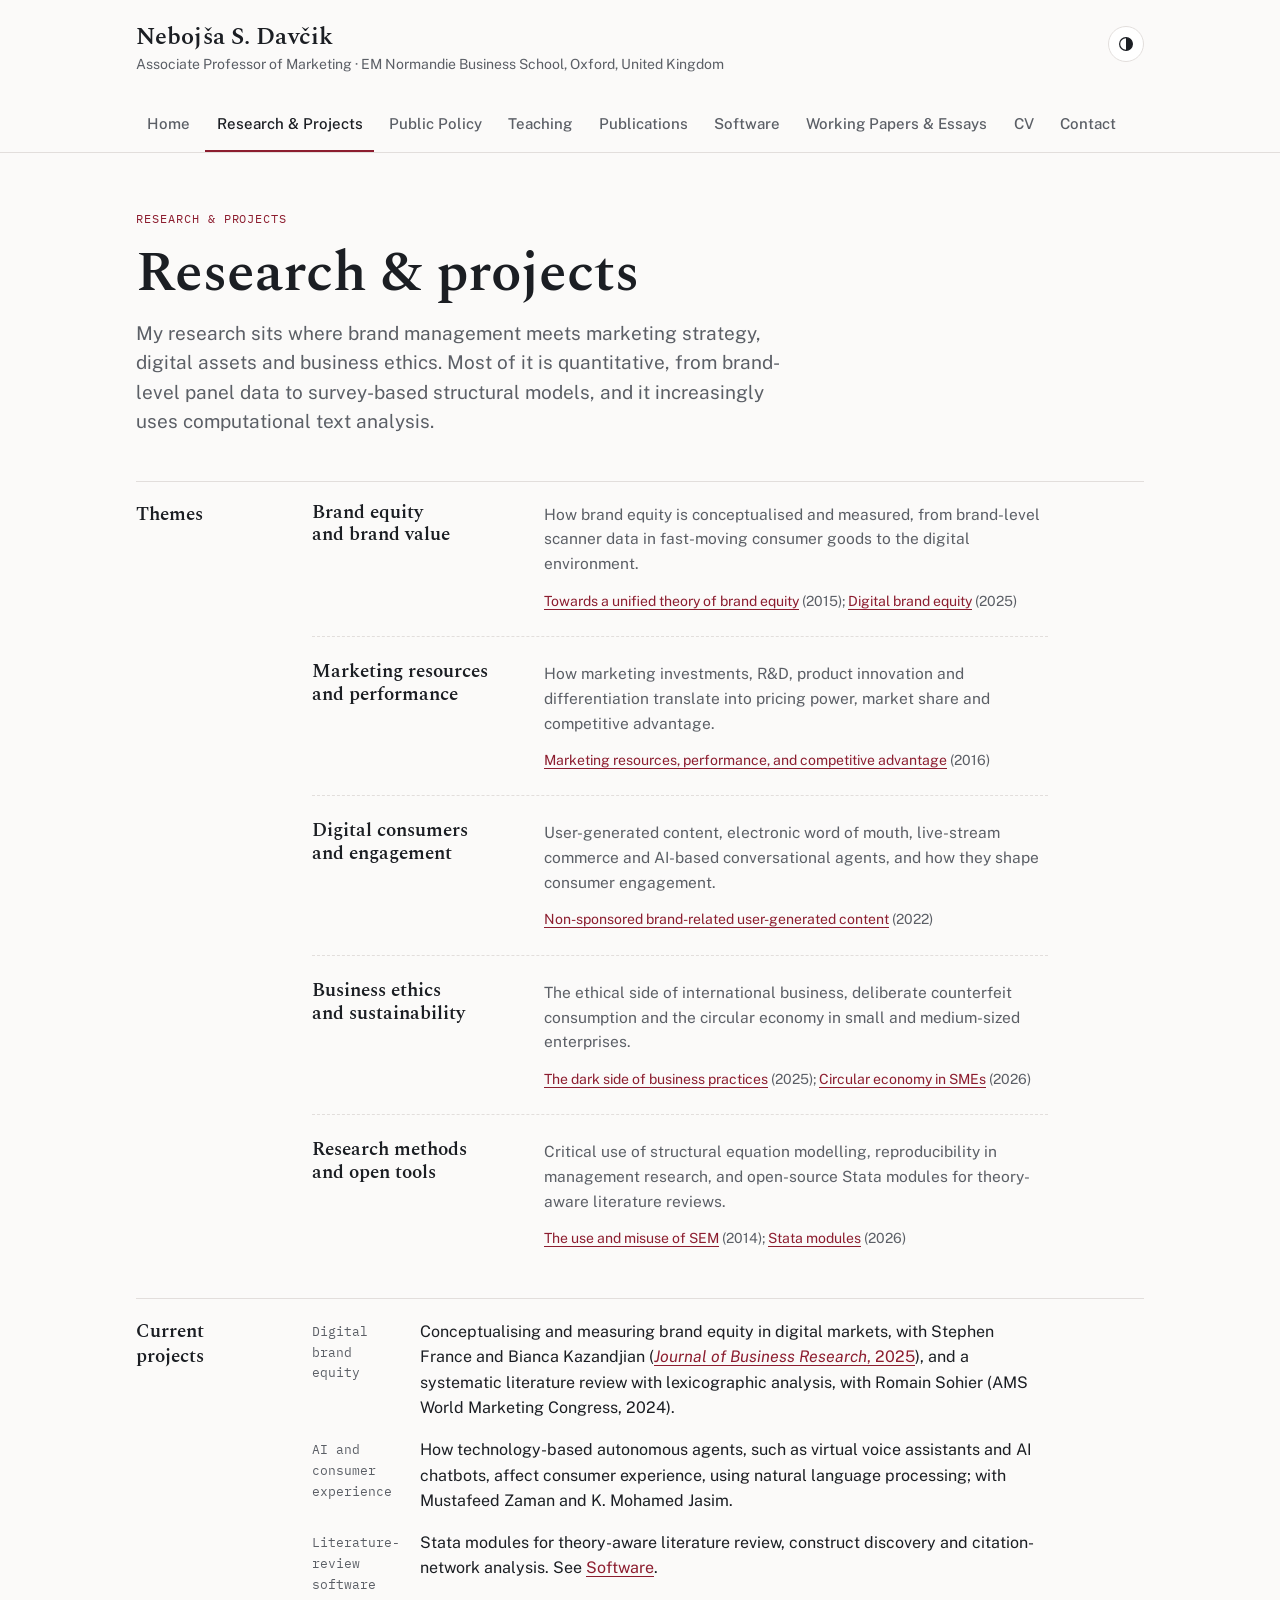
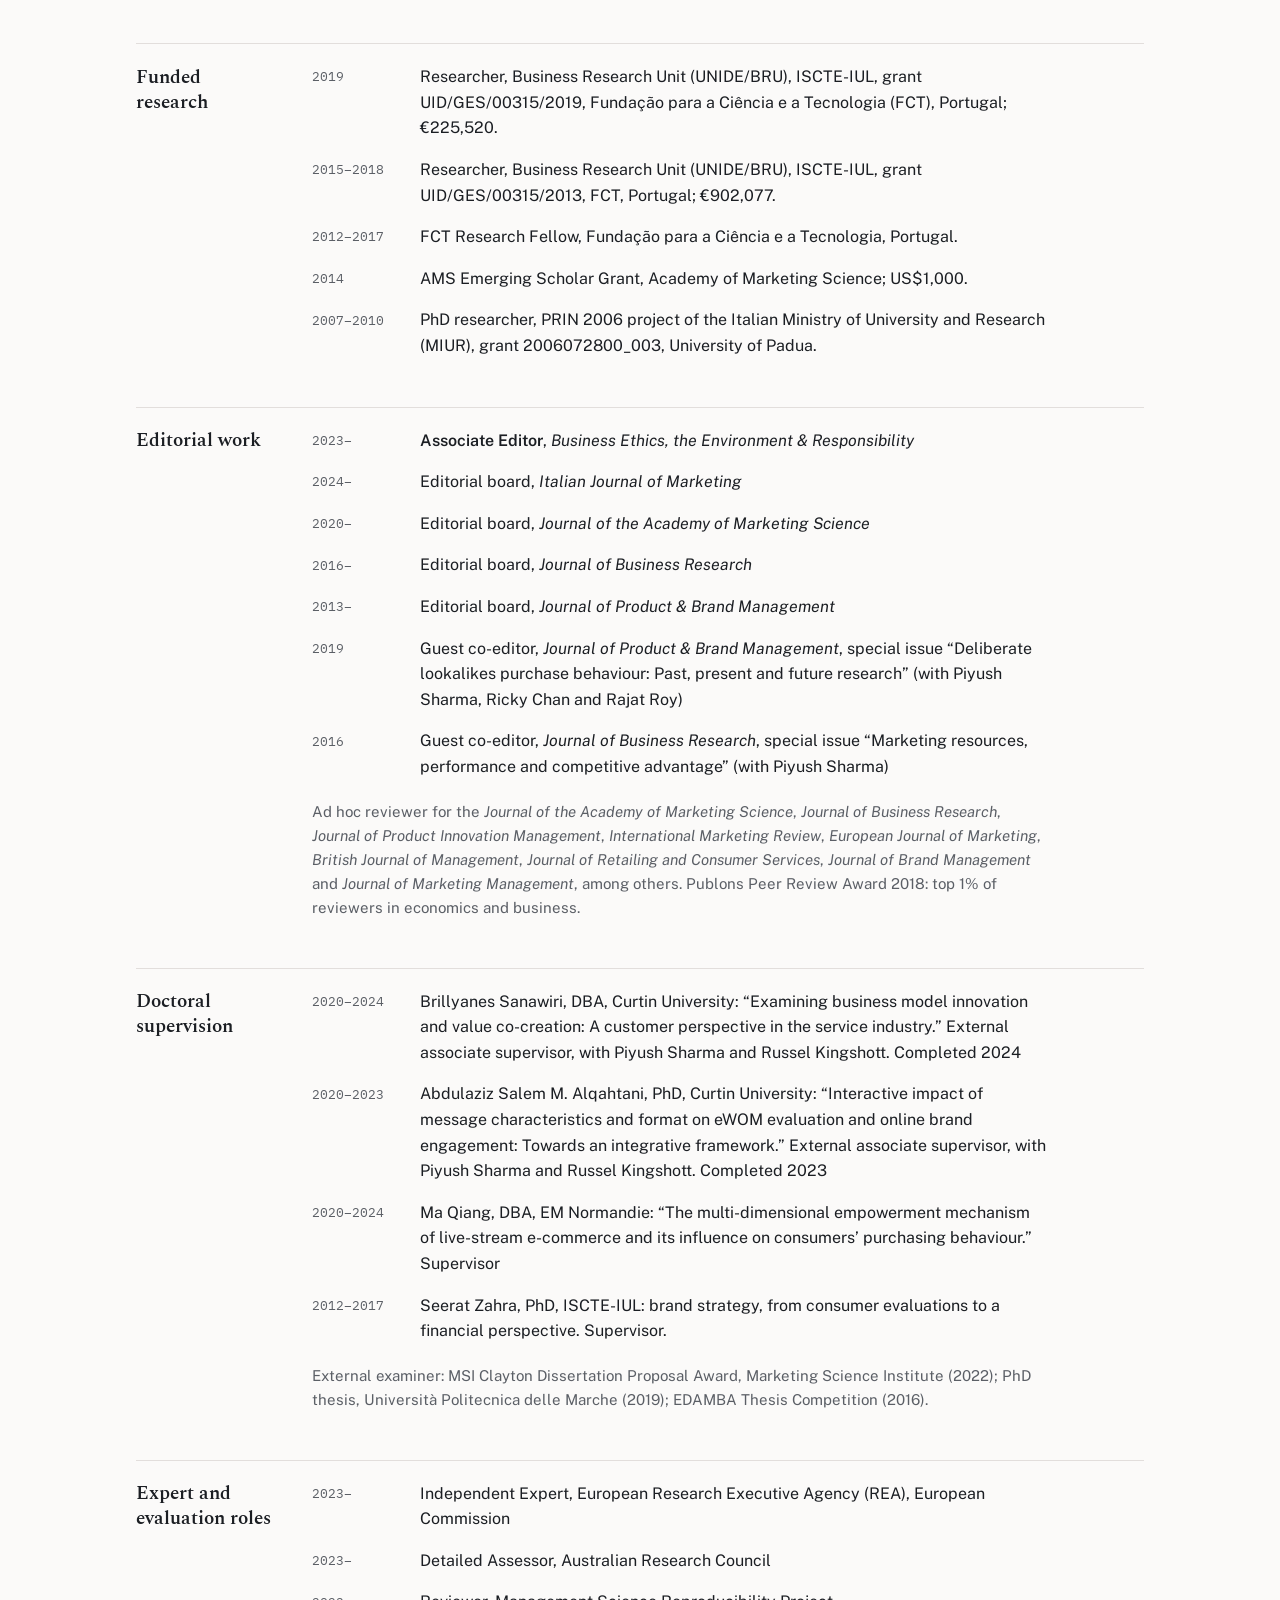
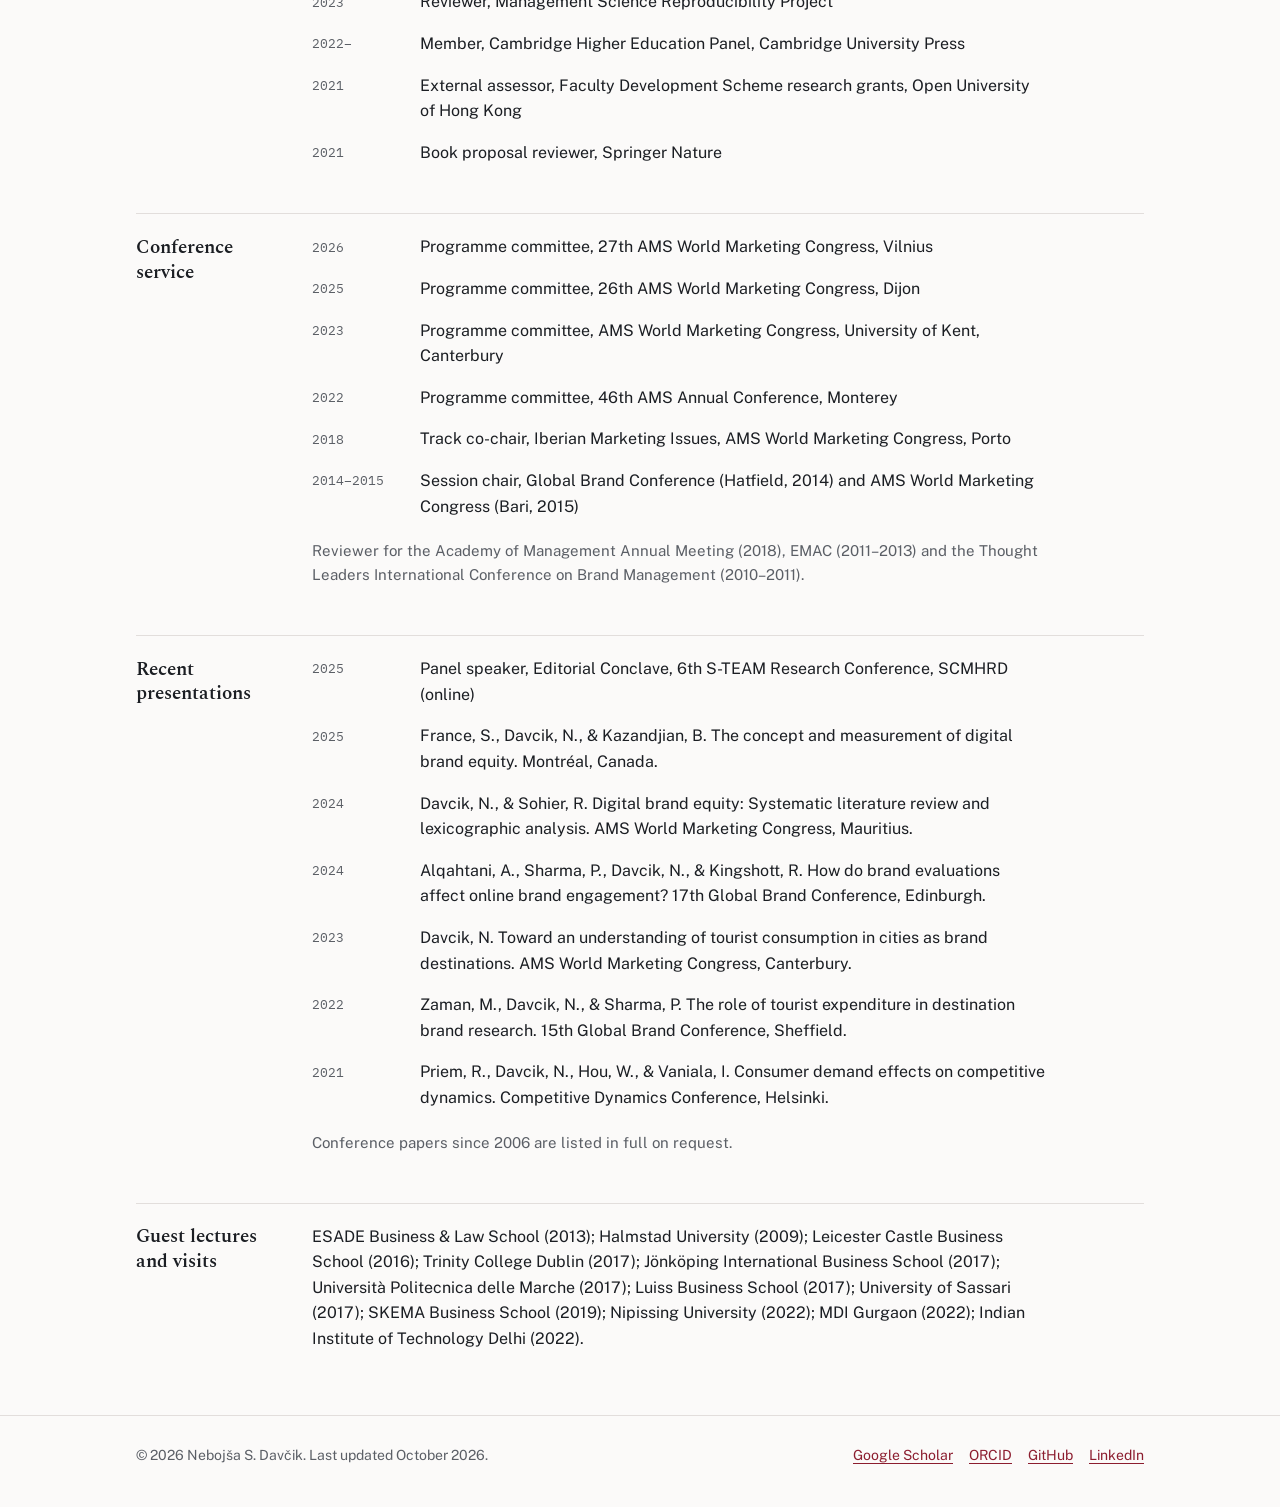
<file: research.html>
<!doctype html>
<html lang="en-GB">
<head>
  <meta charset="utf-8">
  <meta name="viewport" content="width=device-width, initial-scale=1, viewport-fit=cover">
  <title>Research &amp; Projects · Nebojša S. Davčik</title>
  <meta name="description" content="Research themes, current projects, funded research, editorial work and doctoral supervision of Nebojša S. Davčik.">
  <meta name="author" content="Nebojša S. Davčik">
  <link rel="canonical" href="https://davcik.github.io/research.html">
  <meta property="og:type" content="website">
  <meta property="og:title" content="Research &amp; Projects · Nebojša S. Davčik">
  <meta property="og:description" content="Research themes, current projects, funded research, editorial work and doctoral supervision of Nebojša S. Davčik.">
  <meta property="og:url" content="https://davcik.github.io/research.html">
  <meta property="og:image" content="https://davcik.github.io/assets/img/davcik-og.jpg">
  <meta name="twitter:card" content="summary">
  <meta name="color-scheme" content="light dark">
  <link rel="preload" href="assets/fonts/spectral-latin-600-normal.woff2" as="font" type="font/woff2" crossorigin>
  <link rel="stylesheet" href="assets/style.css">
  <link rel="icon" href="assets/favicon.svg" type="image/svg+xml">
  <script>try{var t=localStorage.getItem("theme");if(t==="light"||t==="dark")document.documentElement.setAttribute("data-theme",t)}catch(e){}</script>
</head>
<body>
  <a class="skip" href="#main">Skip to content</a>
  <header class="masthead">
    <div class="wrap">
      <div class="topline">
        <a class="brand" href="index.html">
          <span class="brand-name">Nebojša S. Davčik</span>
          <span class="brand-role">Associate Professor of Marketing · EM Normandie Business School, Oxford, United Kingdom</span>
        </a>
        <button type="button" class="theme-toggle" id="theme-toggle" aria-label="Switch between light and dark appearance" title="Light or dark appearance"><svg viewBox="0 0 24 24" width="18" height="18" aria-hidden="true"><circle cx="12" cy="12" r="8.5" fill="none" stroke="currentColor" stroke-width="1.6"/><path d="M12 3.5a8.5 8.5 0 0 1 0 17z" fill="currentColor"/></svg></button>
      </div>
      <nav class="nav" aria-label="Main">
        <ul>
        <li><a href="index.html">Home</a></li>
        <li><a href="research.html" aria-current="page">Research &amp; Projects</a></li>
        <li><a href="policy.html">Public Policy</a></li>
        <li><a href="teaching.html">Teaching</a></li>
        <li><a href="publications.html">Publications</a></li>
        <li><a href="software.html">Software</a></li>
        <li><a href="working-papers.html">Working Papers &amp; Essays</a></li>
        <li><a href="cv.html">CV</a></li>
        <li><a href="contact.html">Contact</a></li>
        </ul>
      </nav>
    </div>
  </header>
  <main id="main">
    <div class="wrap">
      <header class="page-head">
        <p class="eyebrow">Research &amp; Projects</p>
        <h1>Research &amp; projects</h1>
        <p class="lede">My research sits where brand management meets marketing strategy, digital assets and business ethics. Most of it is quantitative, from brand-level panel data to survey-based structural models, and it increasingly uses computational text analysis.</p>
      </header>
      <div class="ledger">
        <section class="ledger-section">
          <h2>Themes</h2>
          <div class="content">
            <ul class="themes">
              <li class="theme"><h3>Brand equity and brand value</h3><p>How brand equity is conceptualised and measured, from brand-level scanner data in fast-moving consumer goods to the digital environment.</p><p class="keyref"><a href="https://doi.org/10.1108/JPBM-06-2014-0639">Towards a unified theory of brand equity</a> (2015); <a href="https://doi.org/10.1016/j.jbusres.2025.115273">Digital brand equity</a> (2025)</p></li>
              <li class="theme"><h3>Marketing resources and performance</h3><p>How marketing investments, R&amp;D, product innovation and differentiation translate into pricing power, market share and competitive advantage.</p><p class="keyref"><a href="https://doi.org/10.1016/j.jbusres.2016.04.169">Marketing resources, performance, and competitive advantage</a> (2016)</p></li>
              <li class="theme"><h3>Digital consumers and engagement</h3><p>User-generated content, electronic word of mouth, live-stream commerce and AI-based conversational agents, and how they shape consumer engagement.</p><p class="keyref"><a href="https://doi.org/10.1108/JPBM-06-2020-2971">Non-sponsored brand-related user-generated content</a> (2022)</p></li>
              <li class="theme"><h3>Business ethics and sustainability</h3><p>The ethical side of international business, deliberate counterfeit consumption and the circular economy in small and medium-sized enterprises.</p><p class="keyref"><a href="https://doi.org/10.1111/beer.12747">The dark side of business practices</a> (2025); <a href="https://doi.org/10.1002/bse.70186">Circular economy in SMEs</a> (2026)</p></li>
              <li class="theme"><h3>Research methods and open tools</h3><p>Critical use of structural equation modelling, reproducibility in management research, and open-source Stata modules for theory-aware literature reviews.</p><p class="keyref"><a href="https://doi.org/10.1108/JAMR-07-2013-0043">The use and misuse of SEM</a> (2014); <a href="software.html">Stata modules</a> (2026)</p></li>
            </ul>
          </div>
        </section>
        <section class="ledger-section">
          <h2>Current projects</h2>
          <div class="content">
            <ul class="entries">
              <li class="entry"><span class="when">Digital brand equity</span><div class="what">Conceptualising and measuring brand equity in digital markets, with Stephen France and Bianca Kazandjian (<a href="https://doi.org/10.1016/j.jbusres.2025.115273"><cite>Journal of Business Research</cite>, 2025</a>), and a systematic literature review with lexicographic analysis, with Romain Sohier (AMS World Marketing Congress, 2024).</div></li>
              <li class="entry"><span class="when">AI and consumer experience</span><div class="what">How technology-based autonomous agents, such as virtual voice assistants and AI chatbots, affect consumer experience, using natural language processing; with Mustafeed Zaman and K. Mohamed Jasim.</div></li>
              <li class="entry"><span class="when">Literature-review software</span><div class="what">Stata modules for theory-aware literature review, construct discovery and citation-network analysis. See <a href="software.html">Software</a>.</div></li>
            </ul>
          </div>
        </section>
        <section class="ledger-section">
          <h2>Funded research</h2>
          <div class="content">
            <ul class="entries">
              <li class="entry"><span class="when">2019</span><div class="what">Researcher, Business Research Unit (UNIDE/BRU), ISCTE-IUL, grant UID/GES/00315/2019, Fundação para a Ciência e a Tecnologia (FCT), Portugal; €225,520.</div></li>
              <li class="entry"><span class="when">2015–2018</span><div class="what">Researcher, Business Research Unit (UNIDE/BRU), ISCTE-IUL, grant UID/GES/00315/2013, FCT, Portugal; €902,077.</div></li>
              <li class="entry"><span class="when">2012–2017</span><div class="what">FCT Research Fellow, Fundação para a Ciência e a Tecnologia, Portugal.</div></li>
              <li class="entry"><span class="when">2014</span><div class="what">AMS Emerging Scholar Grant, Academy of Marketing Science; US$1,000.</div></li>
              <li class="entry"><span class="when">2007–2010</span><div class="what">PhD researcher, PRIN 2006 project of the Italian Ministry of University and Research (MIUR), grant 2006072800_003, University of Padua.</div></li>
            </ul>
          </div>
        </section>
        <section class="ledger-section">
          <h2>Editorial work</h2>
          <div class="content">
            <ul class="entries">
              <li class="entry"><span class="when">2023–</span><div class="what"><strong>Associate Editor</strong>, <cite>Business Ethics, the Environment &amp; Responsibility</cite></div></li>
              <li class="entry"><span class="when">2024–</span><div class="what">Editorial board, <cite>Italian Journal of Marketing</cite></div></li>
              <li class="entry"><span class="when">2020–</span><div class="what">Editorial board, <cite>Journal of the Academy of Marketing Science</cite></div></li>
              <li class="entry"><span class="when">2016–</span><div class="what">Editorial board, <cite>Journal of Business Research</cite></div></li>
              <li class="entry"><span class="when">2013–</span><div class="what">Editorial board, <cite>Journal of Product &amp; Brand Management</cite></div></li>
              <li class="entry"><span class="when">2019</span><div class="what">Guest co-editor, <cite>Journal of Product &amp; Brand Management</cite>, special issue “Deliberate lookalikes purchase behaviour: Past, present and future research” (with Piyush Sharma, Ricky Chan and Rajat Roy)</div></li>
              <li class="entry"><span class="when">2016</span><div class="what">Guest co-editor, <cite>Journal of Business Research</cite>, special issue “Marketing resources, performance and competitive advantage” (with Piyush Sharma)</div></li>
            </ul>
            <p class="note">Ad hoc reviewer for the <cite>Journal of the Academy of Marketing Science</cite>, <cite>Journal of Business Research</cite>, <cite>Journal of Product Innovation Management</cite>, <cite>International Marketing Review</cite>, <cite>European Journal of Marketing</cite>, <cite>British Journal of Management</cite>, <cite>Journal of Retailing and Consumer Services</cite>, <cite>Journal of Brand Management</cite> and <cite>Journal of Marketing Management</cite>, among others. Publons Peer Review Award 2018: top 1% of reviewers in economics and business.</p>
          </div>
        </section>
        <section class="ledger-section">
          <h2>Doctoral supervision</h2>
          <div class="content">
            <ul class="entries">
              <li class="entry"><span class="when">2020–2024</span><div class="what">Brillyanes Sanawiri, DBA, Curtin University: “Examining business model innovation and value co-creation: A customer perspective in the service industry.” External associate supervisor, with Piyush Sharma and Russel Kingshott. Completed 2024</div></li>
              <li class="entry"><span class="when">2020–2023</span><div class="what">Abdulaziz Salem M. Alqahtani, PhD, Curtin University: “Interactive impact of message characteristics and format on eWOM evaluation and online brand engagement: Towards an integrative framework.” External associate supervisor, with Piyush Sharma and Russel Kingshott. Completed 2023</div></li>
              <li class="entry"><span class="when">2020–2024</span><div class="what">Ma Qiang, DBA, EM Normandie: “The multi-dimensional empowerment mechanism of live-stream e-commerce and its influence on consumers’ purchasing behaviour.” Supervisor </div></li>
              <li class="entry"><span class="when">2012–2017</span><div class="what">Seerat Zahra, PhD, ISCTE-IUL: brand strategy, from consumer evaluations to a financial perspective. Supervisor.</div></li>
            </ul>
            <p class="note">External examiner: MSI Clayton Dissertation Proposal Award, Marketing Science Institute (2022); PhD thesis, Università Politecnica delle Marche (2019); EDAMBA Thesis Competition (2016).</p>
          </div>
        </section>
        <section class="ledger-section">
          <h2>Expert and evaluation roles</h2>
          <div class="content">
            <ul class="entries">
              <li class="entry"><span class="when">2023–</span><div class="what">Independent Expert, European Research Executive Agency (REA), European Commission</div></li>
              <li class="entry"><span class="when">2023–</span><div class="what">Detailed Assessor, Australian Research Council</div></li>
              <li class="entry"><span class="when">2023</span><div class="what">Reviewer, Management Science Reproducibility Project</div></li>
              <li class="entry"><span class="when">2022–</span><div class="what">Member, Cambridge Higher Education Panel, Cambridge University Press</div></li>
              <li class="entry"><span class="when">2021</span><div class="what">External assessor, Faculty Development Scheme research grants, Open University of Hong Kong</div></li>
              <li class="entry"><span class="when">2021</span><div class="what">Book proposal reviewer, Springer Nature</div></li>
            </ul>
          </div>
        </section>
        <section class="ledger-section">
          <h2>Conference service</h2>
          <div class="content">
            <ul class="entries">
              <li class="entry"><span class="when">2026</span><div class="what">Programme committee, 27th AMS World Marketing Congress, Vilnius</div></li>
              <li class="entry"><span class="when">2025</span><div class="what">Programme committee, 26th AMS World Marketing Congress, Dijon</div></li>
              <li class="entry"><span class="when">2023</span><div class="what">Programme committee, AMS World Marketing Congress, University of Kent, Canterbury</div></li>
              <li class="entry"><span class="when">2022</span><div class="what">Programme committee, 46th AMS Annual Conference, Monterey</div></li>
              <li class="entry"><span class="when">2018</span><div class="what">Track co-chair, Iberian Marketing Issues, AMS World Marketing Congress, Porto</div></li>
              <li class="entry"><span class="when">2014–2015</span><div class="what">Session chair, Global Brand Conference (Hatfield, 2014) and AMS World Marketing Congress (Bari, 2015)</div></li>
            </ul>
            <p class="note">Reviewer for the Academy of Management Annual Meeting (2018), EMAC (2011–2013) and the Thought Leaders International Conference on Brand Management (2010–2011).</p>
          </div>
        </section>
        <section class="ledger-section">
          <h2>Recent presentations</h2>
          <div class="content">
            <ul class="entries">
              <li class="entry"><span class="when">2025</span><div class="what">Panel speaker, Editorial Conclave, 6th S-TEAM Research Conference, SCMHRD (online)</div></li>
              <li class="entry"><span class="when">2025</span><div class="what">France, S., Davcik, N., &amp; Kazandjian, B. The concept and measurement of digital brand equity. Montréal, Canada.</div></li>
              <li class="entry"><span class="when">2024</span><div class="what">Davcik, N., &amp; Sohier, R. Digital brand equity: Systematic literature review and lexicographic analysis. AMS World Marketing Congress, Mauritius.</div></li>
              <li class="entry"><span class="when">2024</span><div class="what">Alqahtani, A., Sharma, P., Davcik, N., &amp; Kingshott, R. How do brand evaluations affect online brand engagement? 17th Global Brand Conference, Edinburgh.</div></li>
              <li class="entry"><span class="when">2023</span><div class="what">Davcik, N. Toward an understanding of tourist consumption in cities as brand destinations. AMS World Marketing Congress, Canterbury.</div></li>
              <li class="entry"><span class="when">2022</span><div class="what">Zaman, M., Davcik, N., &amp; Sharma, P. The role of tourist expenditure in destination brand research. 15th Global Brand Conference, Sheffield.</div></li>
              <li class="entry"><span class="when">2021</span><div class="what">Priem, R., Davcik, N., Hou, W., &amp; Vaniala, I. Consumer demand effects on competitive dynamics. Competitive Dynamics Conference, Helsinki.</div></li>
            </ul>
            <p class="note">Conference papers since 2006 are listed in full on request.</p>
          </div>
        </section>
        <section class="ledger-section">
          <h2>Guest lectures and visits</h2>
          <div class="content">
            <p>ESADE Business &amp; Law School (2013); Halmstad University (2009); Leicester Castle Business School (2016); Trinity College Dublin (2017); Jönköping International Business School (2017); Università Politecnica delle Marche (2017); Luiss Business School (2017); University of Sassari (2017); SKEMA Business School (2019); Nipissing University (2022); MDI Gurgaon (2022); Indian Institute of Technology Delhi (2022).</p>
          </div>
        </section>
      </div>
    </div>
  </main>
  <footer class="site-foot">
    <div class="wrap">
      <p>© 2026 Nebojša S. Davčik. Last updated October 2026.</p>
      <ul>
        <li><a href="https://scholar.google.com/citations?user=_TyiCq4AAAAJ&amp;hl=en">Google Scholar</a></li>
        <li><a href="https://orcid.org/0000-0003-1041-8788">ORCID</a></li>
        <li><a href="https://github.com/Davcik">GitHub</a></li>
        <li><a href="https://www.linkedin.com/in/davcik/">LinkedIn</a></li>
      </ul>
    </div>
  </footer>
  <script src="assets/site.js" defer></script>
</body>
</html>
</file>
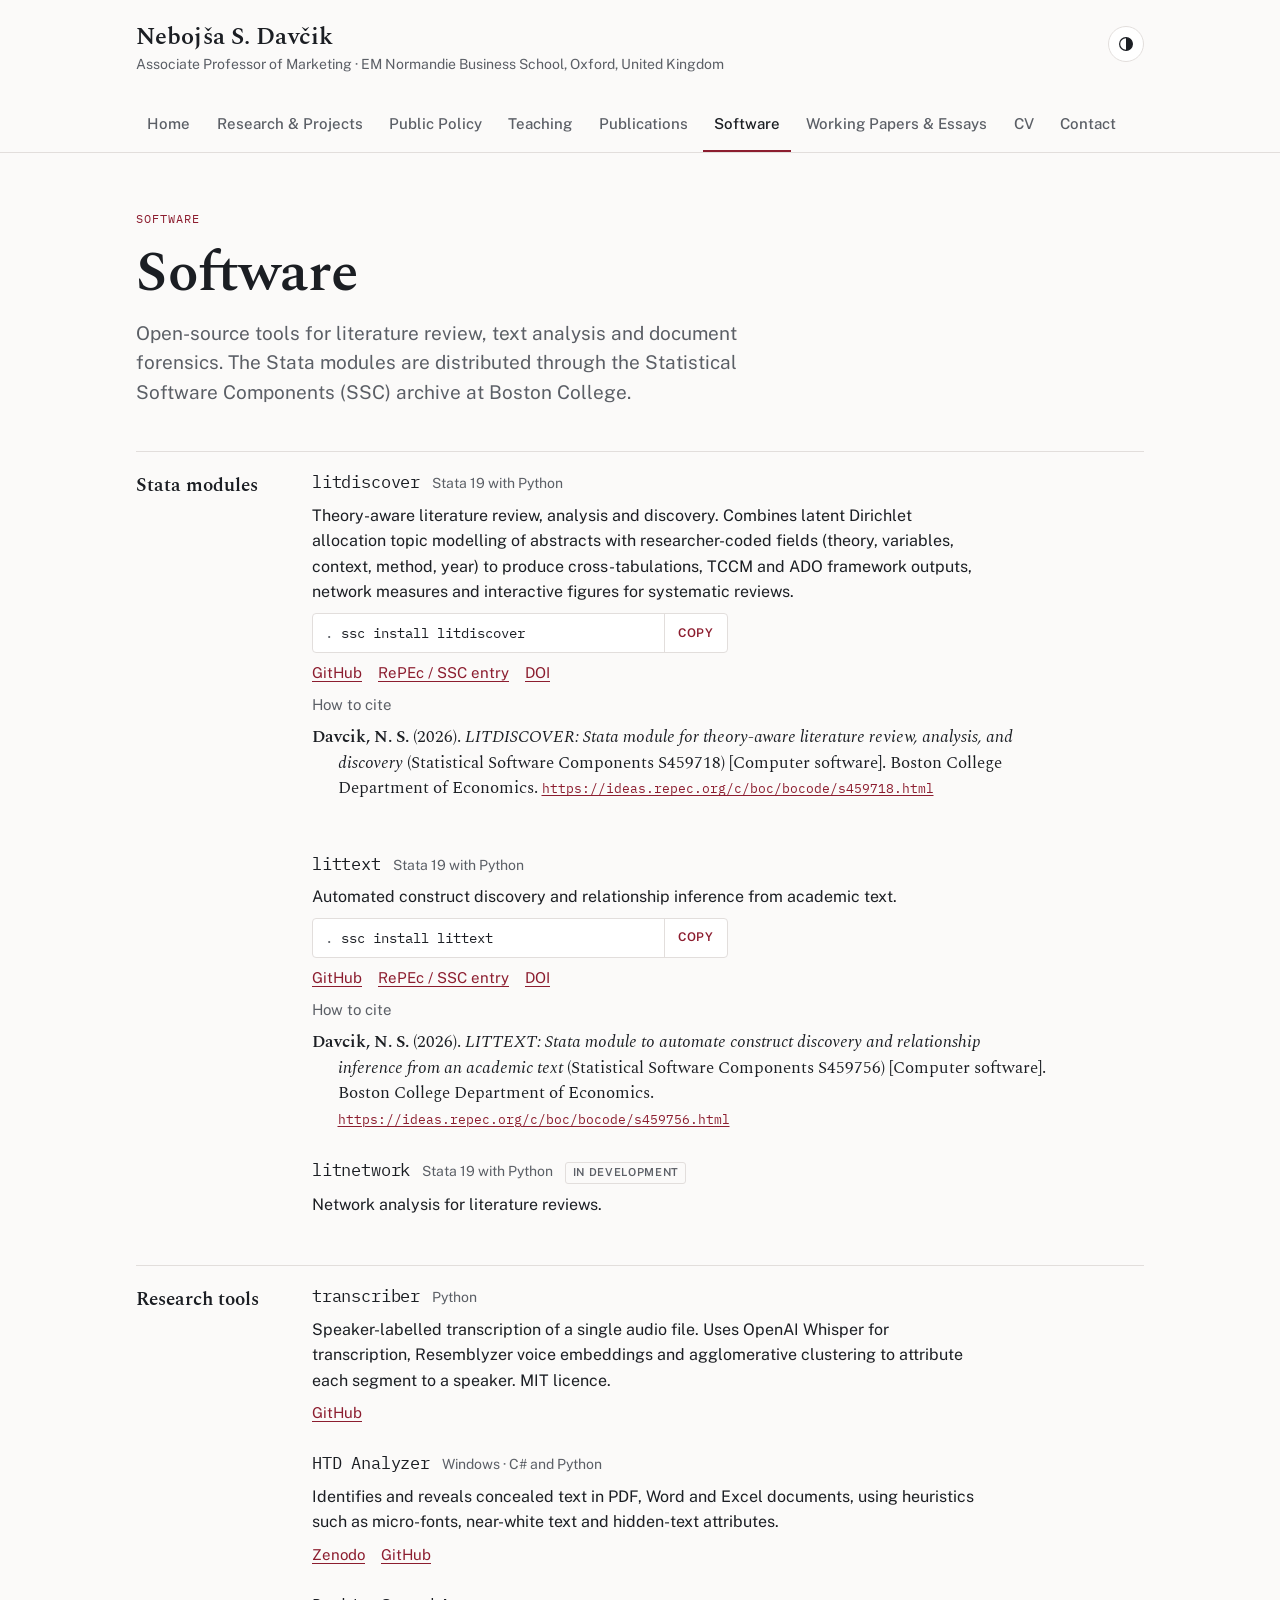
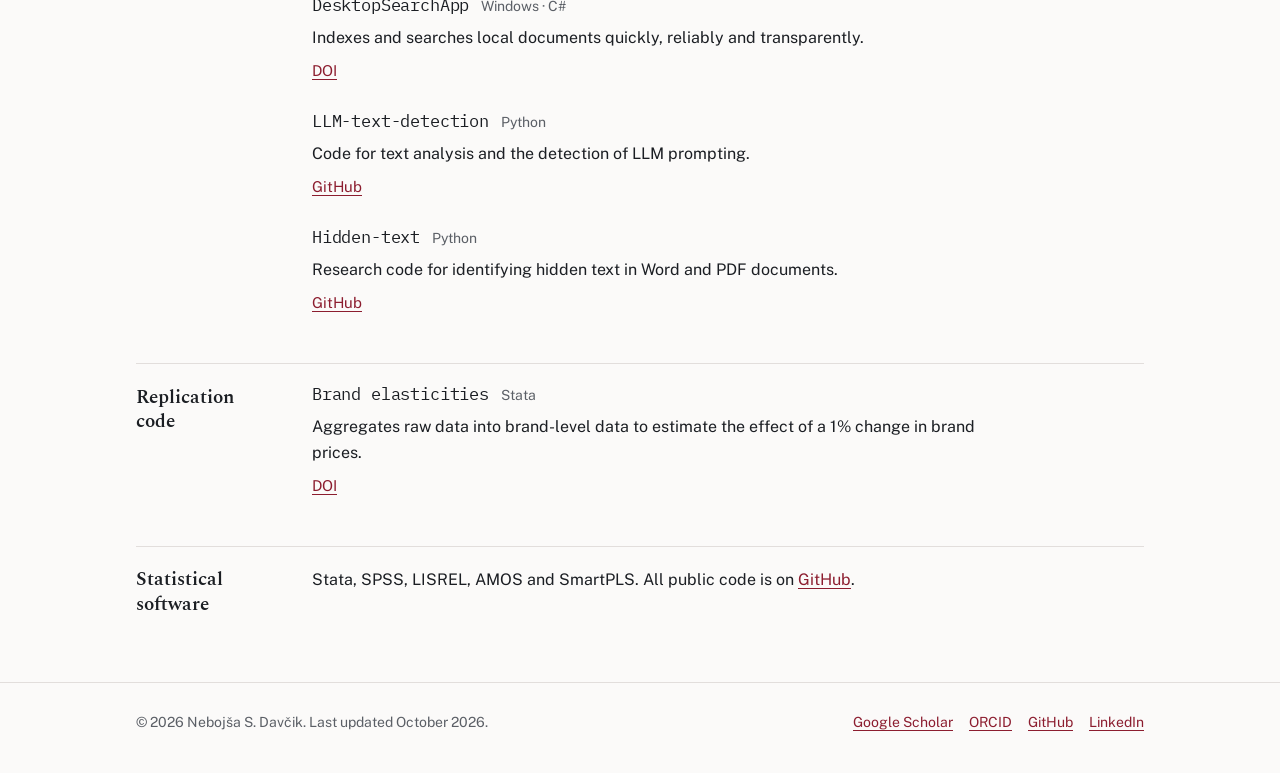
<file: software.html>
<!doctype html>
<html lang="en-GB">
<head>
  <meta charset="utf-8">
  <meta name="viewport" content="width=device-width, initial-scale=1, viewport-fit=cover">
  <title>Software · Nebojša S. Davčik</title>
  <meta name="description" content="Open-source Stata modules and research tools by Nebojša S. Davčik, including litdiscover and littext on SSC.">
  <meta name="author" content="Nebojša S. Davčik">
  <link rel="canonical" href="https://davcik.github.io/software.html">
  <meta property="og:type" content="website">
  <meta property="og:title" content="Software · Nebojša S. Davčik">
  <meta property="og:description" content="Open-source Stata modules and research tools by Nebojša S. Davčik, including litdiscover and littext on SSC.">
  <meta property="og:url" content="https://davcik.github.io/software.html">
  <meta property="og:image" content="https://davcik.github.io/assets/img/davcik-og.jpg">
  <meta name="twitter:card" content="summary">
  <meta name="color-scheme" content="light dark">
  <link rel="preload" href="assets/fonts/spectral-latin-600-normal.woff2" as="font" type="font/woff2" crossorigin>
  <link rel="stylesheet" href="assets/style.css">
  <link rel="icon" href="assets/favicon.svg" type="image/svg+xml">
  <script>try{var t=localStorage.getItem("theme");if(t==="light"||t==="dark")document.documentElement.setAttribute("data-theme",t)}catch(e){}</script>
</head>
<body>
  <a class="skip" href="#main">Skip to content</a>
  <header class="masthead">
    <div class="wrap">
      <div class="topline">
        <a class="brand" href="index.html">
          <span class="brand-name">Nebojša S. Davčik</span>
          <span class="brand-role">Associate Professor of Marketing · EM Normandie Business School, Oxford, United Kingdom</span>
        </a>
        <button type="button" class="theme-toggle" id="theme-toggle" aria-label="Switch between light and dark appearance" title="Light or dark appearance"><svg viewBox="0 0 24 24" width="18" height="18" aria-hidden="true"><circle cx="12" cy="12" r="8.5" fill="none" stroke="currentColor" stroke-width="1.6"/><path d="M12 3.5a8.5 8.5 0 0 1 0 17z" fill="currentColor"/></svg></button>
      </div>
      <nav class="nav" aria-label="Main">
        <ul>
        <li><a href="index.html">Home</a></li>
        <li><a href="research.html">Research &amp; Projects</a></li>
        <li><a href="policy.html">Public Policy</a></li>
        <li><a href="teaching.html">Teaching</a></li>
        <li><a href="publications.html">Publications</a></li>
        <li><a href="software.html" aria-current="page">Software</a></li>
        <li><a href="working-papers.html">Working Papers &amp; Essays</a></li>
        <li><a href="cv.html">CV</a></li>
        <li><a href="contact.html">Contact</a></li>
        </ul>
      </nav>
    </div>
  </header>
  <main id="main">
    <div class="wrap">
      <header class="page-head">
        <p class="eyebrow">Software</p>
        <h1>Software</h1>
        <p class="lede">Open-source tools for literature review, text analysis and document forensics. The Stata modules are distributed through the Statistical Software Components (SSC) archive at Boston College.</p>
      </header>
      <div class="ledger">
        <section class="ledger-section">
          <h2>Stata modules</h2>
          <div class="content">
            <ul class="tool-list">
              <li class="tool">
                <div class="tool-head"><h3>litdiscover</h3><span class="tool-platform">Stata 19 with Python</span></div>
                <p>Theory-aware literature review, analysis and discovery. Combines latent Dirichlet allocation topic modelling of abstracts with researcher-coded fields (theory, variables, context, method, year) to produce cross-tabulations, TCCM and ADO framework outputs, network measures and interactive figures for systematic reviews.</p>
                <div class="cmd"><code id="cmd-litdiscover">ssc install litdiscover</code><button type="button" class="copy" data-copy="#cmd-litdiscover">Copy</button></div>
                <div class="tool-links"><a href="https://github.com/Davcik/litdiscover">GitHub</a> <a href="https://ideas.repec.org/c/boc/bocode/s459718.html">RePEc / SSC entry</a> <a href="https://doi.org/10.13140/RG.2.2.21112.00009">DOI</a></div>
                <p class="note">How to cite</p>
                <ul class="refs">
                <li class="ref"><span class="me">Davcik, N. S.</span> (2026). <cite>LITDISCOVER: Stata module for theory-aware literature review, analysis, and discovery</cite> (Statistical Software Components S459718) [Computer software]. Boston College Department of Economics. <a href="https://ideas.repec.org/c/boc/bocode/s459718.html">https://ideas.repec.org/c/boc/bocode/s459718.html</a></li>
                </ul>
              </li>
              <!-- Extra space above littext: change 1.5rem to make the gap larger or smaller -->
              <li class="tool" style="margin-top: 1.5rem">
                <div class="tool-head"><h3>littext</h3><span class="tool-platform">Stata 19 with Python</span></div>
                <p>Automated construct discovery and relationship inference from academic text.</p>
                <div class="cmd"><code id="cmd-littext">ssc install littext</code><button type="button" class="copy" data-copy="#cmd-littext">Copy</button></div>
                <div class="tool-links"><a href="https://github.com/Davcik/littext">GitHub</a> <a href="https://ideas.repec.org/c/boc/bocode/s459756.html">RePEc / SSC entry</a> <a href="https://doi.org/10.13140/RG.2.2.15239.97442">DOI</a></div>
                <p class="note">How to cite</p>
                <ul class="refs">
                <li class="ref"><span class="me">Davcik, N. S.</span> (2026). <cite>LITTEXT: Stata module to automate construct discovery and relationship inference from an academic text</cite> (Statistical Software Components S459756) [Computer software]. Boston College Department of Economics. <a href="https://ideas.repec.org/c/boc/bocode/s459756.html">https://ideas.repec.org/c/boc/bocode/s459756.html</a></li>
                </ul>
              </li>
              <li class="tool">
                <div class="tool-head"><h3>litnetwork</h3><span class="tool-platform">Stata 19 with Python</span> <span class="status">In development</span></div>
                <p>Network analysis for literature reviews.</p>
              </li>
            </ul>
          </div>
        </section>
        <section class="ledger-section">
          <h2>Research tools</h2>
          <div class="content">
            <ul class="tool-list">
              <li class="tool">
                <div class="tool-head"><h3>transcriber</h3><span class="tool-platform">Python</span></div>
                <p>Speaker-labelled transcription of a single audio file. Uses OpenAI Whisper for transcription, Resemblyzer voice embeddings and agglomerative clustering to attribute each segment to a speaker. MIT licence.</p>
                <div class="tool-links"><a href="https://github.com/Davcik/transcriber">GitHub</a></div>
              </li>
              <li class="tool">
                <div class="tool-head"><h3>HTD Analyzer</h3><span class="tool-platform">Windows · C# and Python</span></div>
                <p>Identifies and reveals concealed text in PDF, Word and Excel documents, using heuristics such as micro-fonts, near-white text and hidden-text attributes.</p>
                <div class="tool-links"><a href="https://zenodo.org/records/18217095">Zenodo</a> <a href="https://github.com/Davcik/HTD-Analyzer">GitHub</a></div>
              </li>
              <li class="tool">
                <div class="tool-head"><h3>DesktopSearchApp</h3><span class="tool-platform">Windows · C#</span></div>
                <p>Indexes and searches local documents quickly, reliably and transparently.</p>
                <div class="tool-links"><a href="https://doi.org/10.5281/zenodo.19643653">DOI</a></div>
              </li>
              <li class="tool">
                <div class="tool-head"><h3>LLM-text-detection</h3><span class="tool-platform">Python</span></div>
                <p>Code for text analysis and the detection of LLM prompting.</p>
                <div class="tool-links"><a href="https://github.com/Davcik/LLM-text-detection">GitHub</a></div>
              </li>
              <li class="tool">
                <div class="tool-head"><h3>Hidden-text</h3><span class="tool-platform">Python</span></div>
                <p>Research code for identifying hidden text in Word and PDF documents.</p>
                <div class="tool-links"><a href="https://github.com/Davcik/Hidden-text">GitHub</a></div>
              </li>
            </ul>
          </div>
        </section>
        <section class="ledger-section">
          <h2>Replication code</h2>
          <div class="content">
            <ul class="tool-list">
              <li class="tool">
                <div class="tool-head"><h3>Brand elasticities</h3><span class="tool-platform">Stata</span></div>
                <p>Aggregates raw data into brand-level data to estimate the effect of a 1% change in brand prices.</p>
                <div class="tool-links"><a href="https://doi.org/10.5281/zenodo.17625645">DOI</a></div>
              </li>
            </ul>
          </div>
        </section>
        <section class="ledger-section">
          <h2>Statistical software</h2>
          <div class="content">
            <p>Stata, SPSS, LISREL, AMOS and SmartPLS. All public code is on <a href="https://github.com/Davcik">GitHub</a>.</p>
          </div>
        </section>
      </div>
    </div>
  </main>
  <footer class="site-foot">
    <div class="wrap">
      <p>© 2026 Nebojša S. Davčik. Last updated October 2026.</p>
      <ul>
        <li><a href="https://scholar.google.com/citations?user=_TyiCq4AAAAJ&amp;hl=en">Google Scholar</a></li>
        <li><a href="https://orcid.org/0000-0003-1041-8788">ORCID</a></li>
        <li><a href="https://github.com/Davcik">GitHub</a></li>
        <li><a href="https://www.linkedin.com/in/davcik/">LinkedIn</a></li>
      </ul>
    </div>
  </footer>
  <script src="assets/site.js" defer></script>
</body>
</html>
</file>
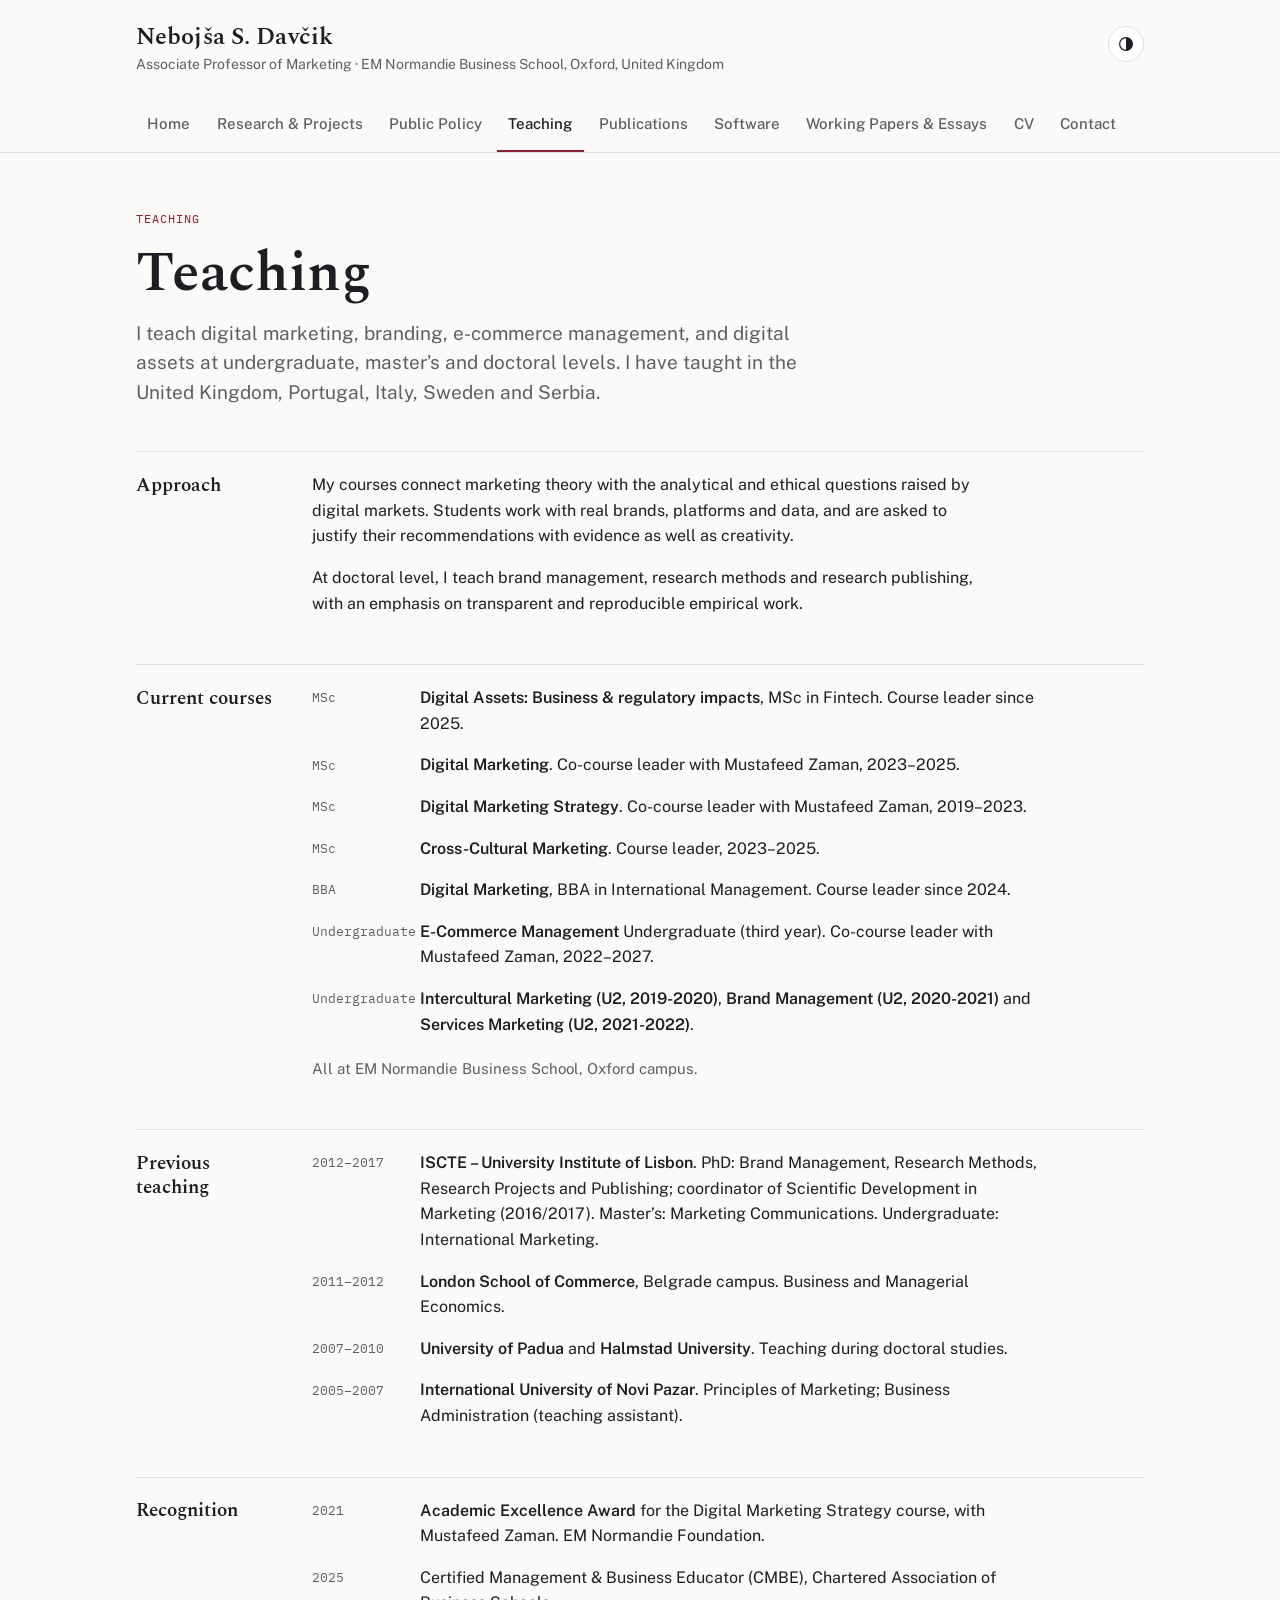
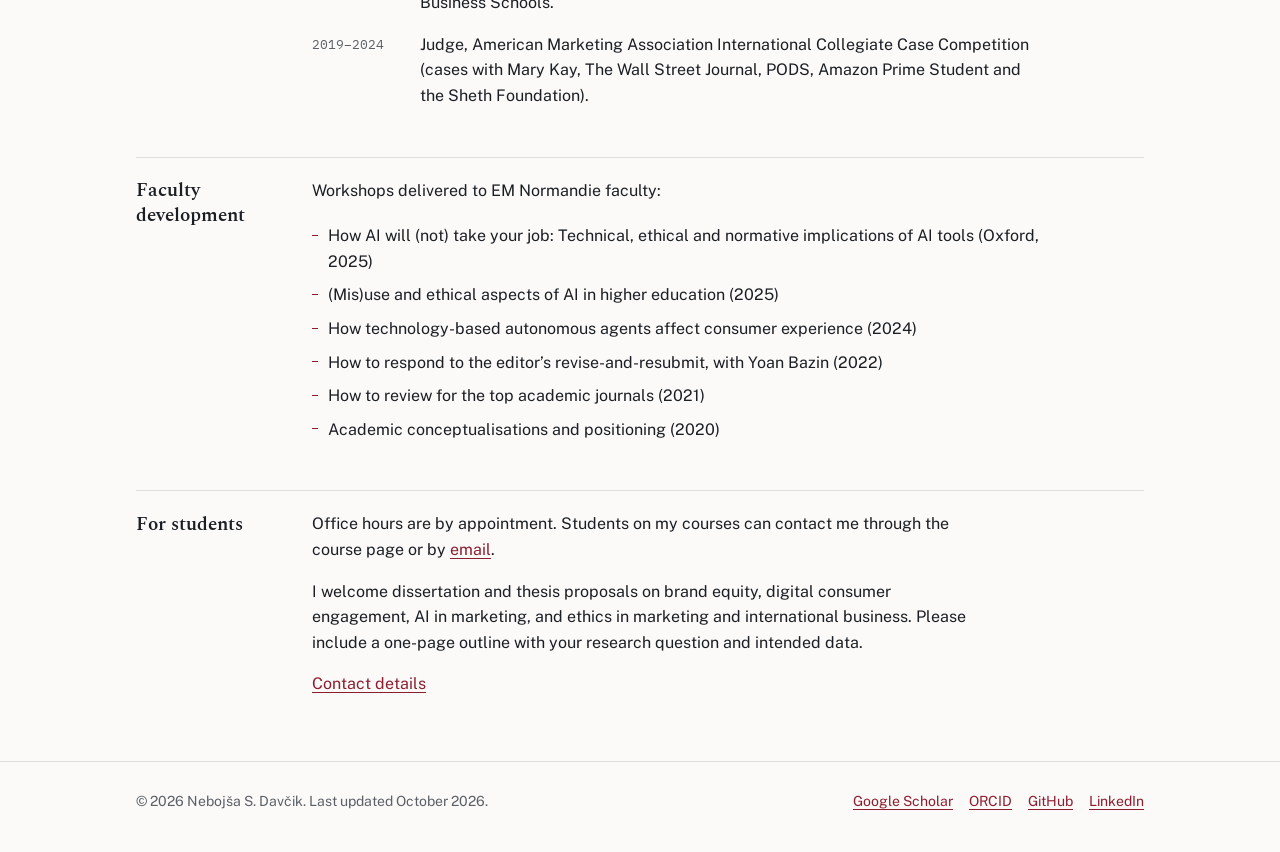
<file: teaching.html>
<!doctype html>
<html lang="en-GB">
<head>
  <meta charset="utf-8">
  <meta name="viewport" content="width=device-width, initial-scale=1, viewport-fit=cover">
  <title>Teaching · Nebojša S. Davčik</title>
  <meta name="description" content="Courses, teaching recognition and student information for Nebojša S. Davčik, EM Normandie Business School, Oxford.">
  <meta name="author" content="Nebojša S. Davčik">
  <link rel="canonical" href="https://davcik.github.io/teaching.html">
  <meta property="og:type" content="website">
  <meta property="og:title" content="Teaching · Nebojša S. Davčik">
  <meta property="og:description" content="Courses, teaching recognition and student information for Nebojša S. Davčik, EM Normandie Business School, Oxford.">
  <meta property="og:url" content="https://davcik.github.io/teaching.html">
  <meta property="og:image" content="https://davcik.github.io/assets/img/davcik-og.jpg">
  <meta name="twitter:card" content="summary">
  <meta name="color-scheme" content="light dark">
  <link rel="preload" href="assets/fonts/spectral-latin-600-normal.woff2" as="font" type="font/woff2" crossorigin>
  <link rel="stylesheet" href="assets/style.css">
  <link rel="icon" href="assets/favicon.svg" type="image/svg+xml">
  <script>try{var t=localStorage.getItem("theme");if(t==="light"||t==="dark")document.documentElement.setAttribute("data-theme",t)}catch(e){}</script>
</head>
<body>
  <a class="skip" href="#main">Skip to content</a>
  <header class="masthead">
    <div class="wrap">
      <div class="topline">
        <a class="brand" href="index.html">
          <span class="brand-name">Nebojša S. Davčik</span>
          <span class="brand-role">Associate Professor of Marketing · EM Normandie Business School, Oxford, United Kingdom</span>
        </a>
        <button type="button" class="theme-toggle" id="theme-toggle" aria-label="Switch between light and dark appearance" title="Light or dark appearance"><svg viewBox="0 0 24 24" width="18" height="18" aria-hidden="true"><circle cx="12" cy="12" r="8.5" fill="none" stroke="currentColor" stroke-width="1.6"/><path d="M12 3.5a8.5 8.5 0 0 1 0 17z" fill="currentColor"/></svg></button>
      </div>
      <nav class="nav" aria-label="Main">
        <ul>
        <li><a href="index.html">Home</a></li>
        <li><a href="research.html">Research &amp; Projects</a></li>
        <li><a href="policy.html">Public Policy</a></li>
        <li><a href="teaching.html" aria-current="page">Teaching</a></li>
        <li><a href="publications.html">Publications</a></li>
        <li><a href="software.html">Software</a></li>
        <li><a href="working-papers.html">Working Papers &amp; Essays</a></li>
        <li><a href="cv.html">CV</a></li>
        <li><a href="contact.html">Contact</a></li>
        </ul>
      </nav>
    </div>
  </header>
  <main id="main">
    <div class="wrap">
      <header class="page-head">
        <p class="eyebrow">Teaching</p>
        <h1>Teaching</h1>
        <p class="lede">I teach digital marketing, branding, e-commerce management, and digital assets at undergraduate, master’s and doctoral levels. I have taught in the United Kingdom, Portugal, Italy, Sweden and Serbia.</p>
      </header>
      <div class="ledger">
        <section class="ledger-section">
          <h2>Approach</h2>
          <div class="content">
            <div class="prose">
              <p>My courses connect marketing theory with the analytical and ethical questions raised by digital markets. Students work with real brands, platforms and data, and are asked to justify their recommendations with evidence as well as creativity.</p>
              <p>At doctoral level, I teach brand management, research methods and research publishing, with an emphasis on transparent and reproducible empirical work.</p>
            </div>
          </div>
        </section>
        <section class="ledger-section">
          <h2>Current courses</h2>
          <div class="content">
            <ul class="entries">
              <li class="entry"><span class="when">MSc</span><div class="what"><strong>Digital Assets: Business & regulatory impacts</strong>, MSc in Fintech. Course leader since 2025.</div></li>
              <li class="entry"><span class="when">MSc</span><div class="what"><strong>Digital Marketing</strong>. Co-course leader with Mustafeed Zaman, 2023–2025.</div></li>
              <li class="entry"><span class="when">MSc</span><div class="what"><strong>Digital Marketing Strategy</strong>. Co-course leader with Mustafeed Zaman, 2019–2023.</div></li>
              <li class="entry"><span class="when">MSc</span><div class="what"><strong>Cross-Cultural Marketing</strong>. Course leader, 2023–2025.</div></li>
              <li class="entry"><span class="when">BBA</span><div class="what"><strong>Digital Marketing</strong>, BBA in International Management. Course leader since 2024.</div></li>
              <li class="entry"><span class="when">Undergraduate</span><div class="what"><strong>E-Commerce Management</strong> Undergraduate (third year). Co-course leader with Mustafeed Zaman, 2022–2027.</div></li>
              <li class="entry"><span class="when">Undergraduate</span><div class="what"><strong>Intercultural Marketing (U2, 2019-2020)</strong>, <strong>Brand Management (U2, 2020-2021)</strong> and <strong>Services Marketing (U2, 2021-2022)</strong>.</div></li>
            </ul>
            <p class="note">All at EM Normandie Business School, Oxford campus.</p>
          </div>
        </section>
        <section class="ledger-section">
          <h2>Previous teaching</h2>
          <div class="content">
            <ul class="entries">
              <li class="entry"><span class="when">2012–2017</span><div class="what"><strong>ISCTE – University Institute of Lisbon</strong>. PhD: Brand Management, Research Methods, Research Projects and Publishing; coordinator of Scientific Development in Marketing (2016/2017). Master’s: Marketing Communications. Undergraduate: International Marketing.</div></li>
              <li class="entry"><span class="when">2011–2012</span><div class="what"><strong>London School of Commerce</strong>, Belgrade campus. Business and Managerial Economics.</div></li>
              <li class="entry"><span class="when">2007–2010</span><div class="what"><strong>University of Padua</strong> and <strong>Halmstad University</strong>. Teaching during doctoral studies.</div></li>
              <li class="entry"><span class="when">2005–2007</span><div class="what"><strong>International University of Novi Pazar</strong>. Principles of Marketing; Business Administration (teaching assistant).</div></li>
            </ul>
          </div>
        </section>
        <section class="ledger-section">
          <h2>Recognition</h2>
          <div class="content">
            <ul class="entries">
              <li class="entry"><span class="when">2021</span><div class="what"><strong>Academic Excellence Award</strong> for the Digital Marketing Strategy course, with Mustafeed Zaman. EM Normandie Foundation.</div></li>
              <li class="entry"><span class="when">2025</span><div class="what">Certified Management &amp; Business Educator (CMBE), Chartered Association of Business Schools.</div></li>
              <li class="entry"><span class="when">2019–2024</span><div class="what">Judge, American Marketing Association International Collegiate Case Competition (cases with Mary Kay, The Wall Street Journal, PODS, Amazon Prime Student and the Sheth Foundation).</div></li>
            </ul>
          </div>
        </section>
        <section class="ledger-section">
          <h2>Faculty development</h2>
          <div class="content">
            <p>Workshops delivered to EM Normandie faculty:</p>
            <ul class="plain-list">
              <li>How AI will (not) take your job: Technical, ethical and normative implications of AI tools (Oxford, 2025)</li>
              <li>(Mis)use and ethical aspects of AI in higher education (2025)</li>
              <li>How technology-based autonomous agents affect consumer experience (2024)</li>
              <li>How to respond to the editor’s revise-and-resubmit, with Yoan Bazin (2022)</li>
              <li>How to review for the top academic journals (2021)</li>
              <li>Academic conceptualisations and positioning (2020)</li>
            </ul>
          </div>
        </section>
        <section class="ledger-section">
          <h2>For students</h2>
          <div class="content">
            <div class="prose">
              <p>Office hours are by appointment. Students on my courses can contact me through the course page or by <a href="contact.html">email</a>.</p>
              <p>I welcome dissertation and thesis proposals on brand equity, digital consumer engagement, AI in marketing, and ethics in marketing and international business. Please include a one-page outline with your research question and intended data.</p>
              <p><a href="contact.html">Contact details</a></p>
            </div>
          </div>
        </section>
      </div>
    </div>
  </main>
  <footer class="site-foot">
    <div class="wrap">
      <p>© 2026 Nebojša S. Davčik. Last updated October 2026.</p>
      <ul>
        <li><a href="https://scholar.google.com/citations?user=_TyiCq4AAAAJ&amp;hl=en">Google Scholar</a></li>
        <li><a href="https://orcid.org/0000-0003-1041-8788">ORCID</a></li>
        <li><a href="https://github.com/Davcik">GitHub</a></li>
        <li><a href="https://www.linkedin.com/in/davcik/">LinkedIn</a></li>
      </ul>
    </div>
  </footer>
  <script src="assets/site.js" defer></script>
</body>
</html>
</file>
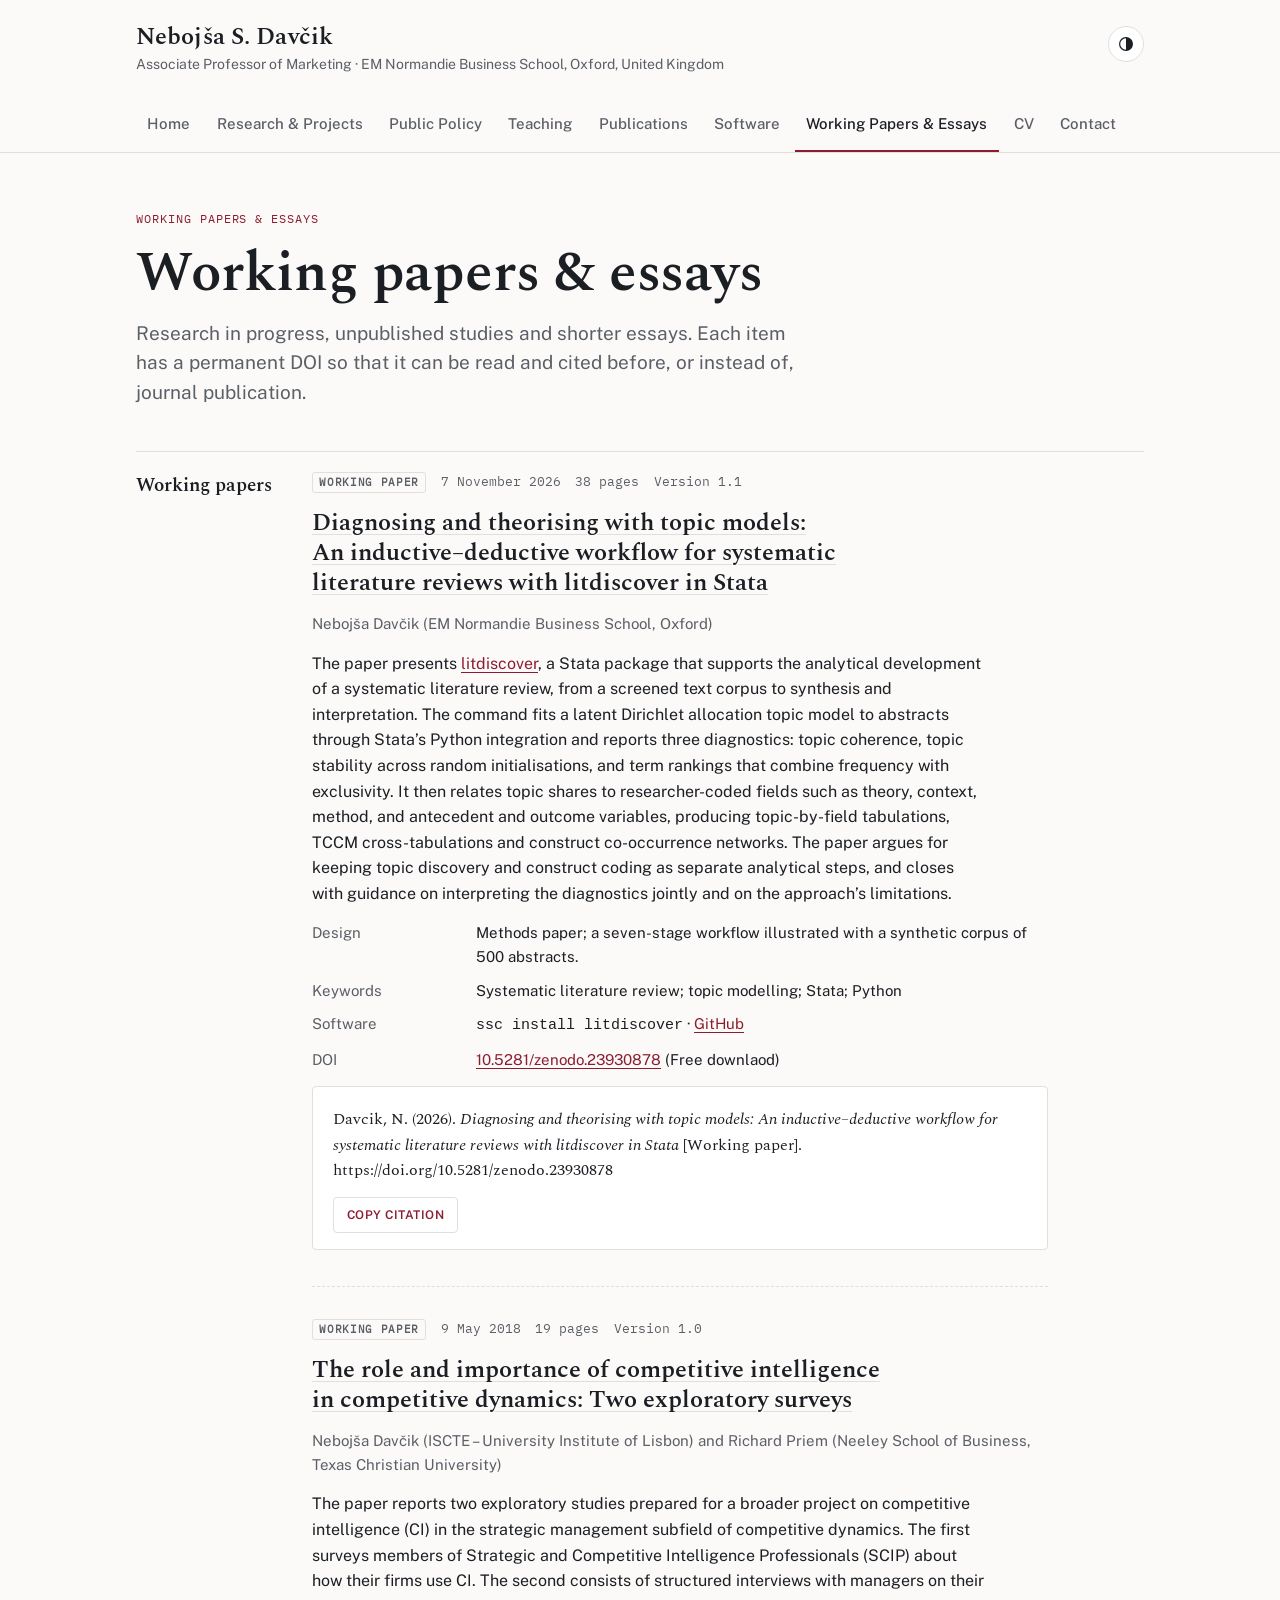
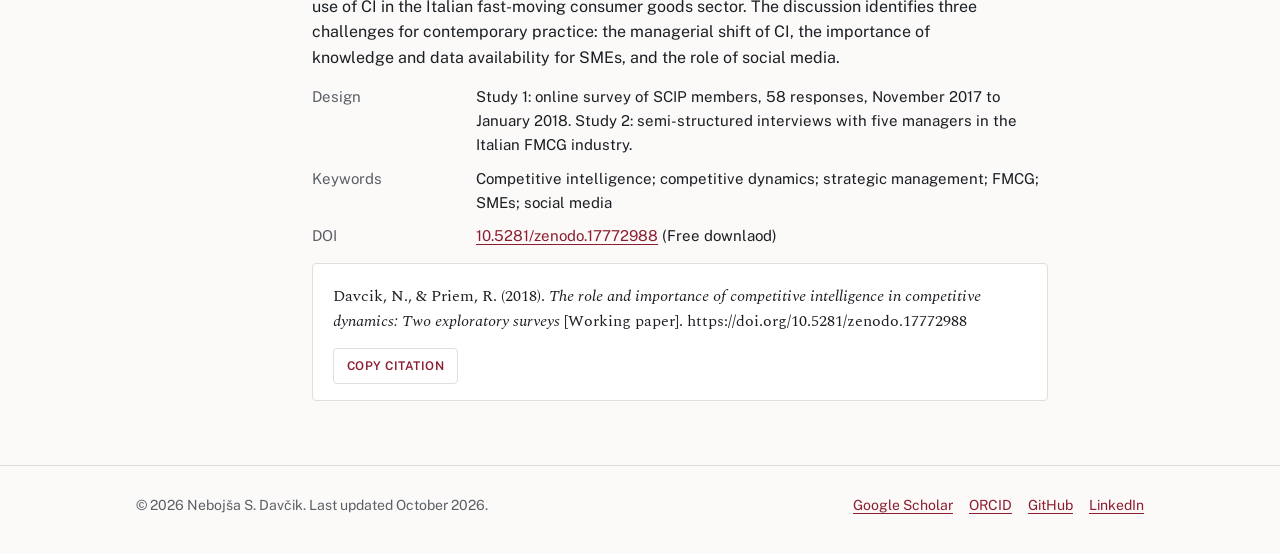
<file: working-papers.html>
<!doctype html>
<html lang="en-GB">
<head>
  <meta charset="utf-8">
  <meta name="viewport" content="width=device-width, initial-scale=1, viewport-fit=cover">
  <title>Working Papers &amp; Essays · Nebojša S. Davčik</title>
  <meta name="description" content="Working papers and essays by Nebojša S. Davčik, including a study of competitive intelligence in competitive dynamics with Richard Priem.">
  <meta name="author" content="Nebojša S. Davčik">
  <link rel="canonical" href="https://davcik.github.io/working-papers.html">
  <meta property="og:type" content="website">
  <meta property="og:title" content="Working Papers &amp; Essays · Nebojša S. Davčik">
  <meta property="og:description" content="Working papers and essays by Nebojša S. Davčik, including a study of competitive intelligence in competitive dynamics with Richard Priem.">
  <meta property="og:url" content="https://davcik.github.io/working-papers.html">
  <meta property="og:image" content="https://davcik.github.io/assets/img/davcik-og.jpg">
  <meta name="twitter:card" content="summary">
  <meta name="color-scheme" content="light dark">
  <link rel="preload" href="assets/fonts/spectral-latin-600-normal.woff2" as="font" type="font/woff2" crossorigin>
  <link rel="stylesheet" href="assets/style.css">
  <link rel="icon" href="assets/favicon.svg" type="image/svg+xml">
  <script>try{var t=localStorage.getItem("theme");if(t==="light"||t==="dark")document.documentElement.setAttribute("data-theme",t)}catch(e){}</script>
</head>
<body>
  <a class="skip" href="#main">Skip to content</a>
  <header class="masthead">
    <div class="wrap">
      <div class="topline">
        <a class="brand" href="index.html">
          <span class="brand-name">Nebojša S. Davčik</span>
          <span class="brand-role">Associate Professor of Marketing · EM Normandie Business School, Oxford, United Kingdom</span>
        </a>
        <button type="button" class="theme-toggle" id="theme-toggle" aria-label="Switch between light and dark appearance" title="Light or dark appearance"><svg viewBox="0 0 24 24" width="18" height="18" aria-hidden="true"><circle cx="12" cy="12" r="8.5" fill="none" stroke="currentColor" stroke-width="1.6"/><path d="M12 3.5a8.5 8.5 0 0 1 0 17z" fill="currentColor"/></svg></button>
      </div>
      <nav class="nav" aria-label="Main">
        <ul>
        <li><a href="index.html">Home</a></li>
        <li><a href="research.html">Research &amp; Projects</a></li>
        <li><a href="policy.html">Public Policy</a></li>
        <li><a href="teaching.html">Teaching</a></li>
        <li><a href="publications.html">Publications</a></li>
        <li><a href="software.html">Software</a></li>
        <li><a href="working-papers.html" aria-current="page">Working Papers &amp; Essays</a></li>
        <li><a href="cv.html">CV</a></li>
        <li><a href="contact.html">Contact</a></li>
        </ul>
      </nav>
    </div>
  </header>
  <main id="main">
    <div class="wrap">
      <header class="page-head">
        <p class="eyebrow">Working Papers &amp; Essays</p>
        <h1>Working papers &amp; essays</h1>
        <p class="lede">Research in progress, unpublished studies and shorter essays. Each item has a permanent DOI so that it can be read and cited before, or instead of, journal publication.</p>
      </header>
      <div class="ledger">
        <section class="ledger-section">
          <h2>Working papers</h2>
          <div class="content">
            <!-- Newest working paper first. To add another, copy an <article class="wp"> block and paste it here. -->
            <article class="wp">
              <p class="wp-meta"><span class="status">Working paper</span> <span>7 November 2026</span> <span>38 pages</span> <span>Version 1.1</span></p>
              <h3 class="wp-title"><a href="https://doi.org/10.5281/zenodo.23930878">Diagnosing and theorising with topic models: An inductive–deductive workflow for systematic literature reviews with litdiscover in Stata</a></h3>
              <p class="wp-authors">Nebojša Davčik (EM Normandie Business School, Oxford)</p>
              <p>The paper presents <a href="software.html">litdiscover</a>, a Stata package that supports the analytical development of a systematic literature review, from a screened text corpus to synthesis and interpretation. The command fits a latent Dirichlet allocation topic model to abstracts through Stata’s Python integration and reports three diagnostics: topic coherence, topic stability across random initialisations, and term rankings that combine frequency with exclusivity. It then relates topic shares to researcher-coded fields such as theory, context, method, and antecedent and outcome variables, producing topic-by-field tabulations, TCCM cross-tabulations and construct co-occurrence networks. The paper argues for keeping topic discovery and construct coding as separate analytical steps, and closes with guidance on interpreting the diagnostics jointly and on the approach’s limitations.</p>
              <dl class="kv wp-kv">
                <dt>Design</dt><dd>Methods paper; a seven-stage workflow illustrated with a synthetic corpus of 500 abstracts.</dd>
                <dt>Keywords</dt><dd>Systematic literature review; topic modelling; Stata; Python</dd>
                <dt>Software</dt><dd><code>ssc install litdiscover</code> · <a href="https://github.com/Davcik/litdiscover">GitHub</a></dd>
                <dt>DOI</dt><dd><a href="https://doi.org/10.5281/zenodo.23930878">10.5281/zenodo.23930878</a> (Free downlaod)</dd>
              </dl>
              <div class="bio-box">
                <p id="cite-litdiscover-2026">Davcik, N. (2026). <cite>Diagnosing and theorising with topic models: An inductive–deductive workflow for systematic literature reviews with litdiscover in Stata</cite> [Working paper]. https://doi.org/10.5281/zenodo.23930878</p>
                <button type="button" class="copy" data-copy="#cite-litdiscover-2026">Copy citation</button>
              </div>
            </article>
            <article class="wp" style="border-top: 1px dashed var(--rule); padding-top: 2rem; margin-top: 1rem">
              <p class="wp-meta"><span class="status">Working paper</span> <span>9 May 2018</span> <span>19 pages</span> <span>Version 1.0</span></p>
              <h3 class="wp-title"><a href="https://doi.org/10.5281/zenodo.17772988">The role and importance of competitive intelligence in competitive dynamics: Two exploratory surveys</a></h3>
              <p class="wp-authors">Nebojša Davčik (ISCTE – University Institute of Lisbon) and Richard Priem (Neeley School of Business, Texas Christian University)</p>
              <p>The paper reports two exploratory studies prepared for a broader project on competitive intelligence (CI) in the strategic management subfield of competitive dynamics. The first surveys members of Strategic and Competitive Intelligence Professionals (SCIP) about how their firms use CI. The second consists of structured interviews with managers on their use of CI in the Italian fast-moving consumer goods sector. The discussion identifies three challenges for contemporary practice: the managerial shift of CI, the importance of knowledge and data availability for SMEs, and the role of social media.</p>
              <dl class="kv wp-kv">
                <dt>Design</dt><dd>Study 1: online survey of SCIP members, 58 responses, November 2017 to January 2018. Study 2: semi-structured interviews with five managers in the Italian FMCG industry.</dd>
                <dt>Keywords</dt><dd>Competitive intelligence; competitive dynamics; strategic management; FMCG; SMEs; social media</dd>
                <dt>DOI</dt><dd><a href="https://doi.org/10.5281/zenodo.17772988">10.5281/zenodo.17772988</a> (Free downlaod)</dd>
              </dl>
              <div class="bio-box">
                <p id="cite-ci-2018">Davcik, N., &amp; Priem, R. (2018). <cite>The role and importance of competitive intelligence in competitive dynamics: Two exploratory surveys</cite> [Working paper]. https://doi.org/10.5281/zenodo.17772988</p>
                <button type="button" class="copy" data-copy="#cite-ci-2018">Copy citation</button>
              </div>
            </article>
          </div>
        </section>
      </div>
    </div>
  </main>
  <footer class="site-foot">
    <div class="wrap">
      <p>© 2026 Nebojša S. Davčik. Last updated October 2026.</p>
      <ul>
        <li><a href="https://scholar.google.com/citations?user=_TyiCq4AAAAJ&amp;hl=en">Google Scholar</a></li>
        <li><a href="https://orcid.org/0000-0003-1041-8788">ORCID</a></li>
        <li><a href="https://github.com/Davcik">GitHub</a></li>
        <li><a href="https://www.linkedin.com/in/davcik/">LinkedIn</a></li>
      </ul>
    </div>
  </footer>
  <script src="assets/site.js" defer></script>
</body>
</html>
</file>
<file: assets/style.css>
/* Layout concept: a "CV ledger" — a hanging left margin carries years and labels, as in an academic CV; the main column carries the entries. */
:root {
  --paper: #fbfaf9;
  --surface: #ffffff;
  --ink: #1b1e23;
  --muted: #5b5f66;
  --rule: #e2dedc;
  --accent: #8c1d2f;      /* burgundy, taken from the printed CV */
  --accent-tint: #f5ecee;
  --focus: #1d5fd1;

  --display: "Spectral", "Iowan Old Style", "Palatino Linotype", Georgia, serif;
  --body: "Public Sans", "Segoe UI", system-ui, -apple-system, Roboto, Helvetica, Arial, sans-serif;
  --mono: "IBM Plex Mono", ui-monospace, "SFMono-Regular", Consolas, monospace;

  --step--1: 0.875rem;
  --step-0: 1rem;
  --step-1: 1.1875rem;
  --step-2: 1.5rem;
  --step-3: 2.125rem;
  --step-4: clamp(2.25rem, 1.6rem + 2.6vw, 3.5rem);

  --measure: 42rem;
  --wrap: 68rem;
  --ledger: 8.5rem;
  color-scheme: light;
}
@media (prefers-color-scheme: dark) {
  :root:not([data-theme="light"]) {
    --paper: #131416; --surface: #1a1b1e; --ink: #e8e6e4; --muted: #a2a3a8;
    --rule: #2d2f33; --accent: #e3909c; --accent-tint: #2a1c20; --focus: #8ab4ff;
    color-scheme: dark;
  }
}
:root[data-theme="dark"] {
  --paper: #131416; --surface: #1a1b1e; --ink: #e8e6e4; --muted: #a2a3a8;
  --rule: #2d2f33; --accent: #e3909c; --accent-tint: #2a1c20; --focus: #8ab4ff;
  color-scheme: dark;
}

/* Self-hosted fonts (no third-party requests, GDPR-friendly) */
@font-face { font-family: "Spectral"; font-style: normal; font-weight: 400; font-display: swap; src: url("fonts/spectral-latin-400-normal.woff2") format("woff2"); unicode-range: U+0000-00FF,U+0131,U+0152-0153,U+02BB-02BC,U+02C6,U+02DA,U+02DC,U+0304,U+0308,U+0329,U+2000-206F,U+20AC,U+2122,U+2191,U+2193,U+2212,U+2215,U+FEFF,U+FFFD; }
@font-face { font-family: "Spectral"; font-style: normal; font-weight: 400; font-display: swap; src: url("fonts/spectral-latin-ext-400-normal.woff2") format("woff2"); unicode-range: U+0100-02BA,U+02BD-02C5,U+02C7-02CC,U+02CE-02D7,U+02DD-02FF,U+1E00-1E9F,U+2020,U+20A0-20AB,U+20AD-20C0,U+2113,U+2C60-2C7F,U+A720-A7FF; }
@font-face { font-family: "Spectral"; font-style: italic; font-weight: 400; font-display: swap; src: url("fonts/spectral-latin-400-italic.woff2") format("woff2"); unicode-range: U+0000-00FF,U+0131,U+0152-0153,U+02BB-02BC,U+02C6,U+02DA,U+02DC,U+0304,U+0308,U+0329,U+2000-206F,U+20AC,U+2122,U+2191,U+2193,U+2212,U+2215,U+FEFF,U+FFFD; }
@font-face { font-family: "Spectral"; font-style: italic; font-weight: 400; font-display: swap; src: url("fonts/spectral-latin-ext-400-italic.woff2") format("woff2"); unicode-range: U+0100-02BA,U+02BD-02C5,U+02C7-02CC,U+02CE-02D7,U+02DD-02FF,U+1E00-1E9F,U+2020,U+20A0-20AB,U+20AD-20C0,U+2113,U+2C60-2C7F,U+A720-A7FF; }
@font-face { font-family: "Spectral"; font-style: normal; font-weight: 600; font-display: swap; src: url("fonts/spectral-latin-600-normal.woff2") format("woff2"); unicode-range: U+0000-00FF,U+0131,U+0152-0153,U+02BB-02BC,U+02C6,U+02DA,U+02DC,U+0304,U+0308,U+0329,U+2000-206F,U+20AC,U+2122,U+2191,U+2193,U+2212,U+2215,U+FEFF,U+FFFD; }
@font-face { font-family: "Spectral"; font-style: normal; font-weight: 600; font-display: swap; src: url("fonts/spectral-latin-ext-600-normal.woff2") format("woff2"); unicode-range: U+0100-02BA,U+02BD-02C5,U+02C7-02CC,U+02CE-02D7,U+02DD-02FF,U+1E00-1E9F,U+2020,U+20A0-20AB,U+20AD-20C0,U+2113,U+2C60-2C7F,U+A720-A7FF; }
@font-face { font-family: "Public Sans"; font-style: normal; font-weight: 100 900; font-display: swap; src: url("fonts/public-sans-latin-wght-normal.woff2") format("woff2-variations"); unicode-range: U+0000-00FF,U+0131,U+0152-0153,U+02BB-02BC,U+02C6,U+02DA,U+02DC,U+0304,U+0308,U+0329,U+2000-206F,U+20AC,U+2122,U+2191,U+2193,U+2212,U+2215,U+FEFF,U+FFFD; }
@font-face { font-family: "Public Sans"; font-style: normal; font-weight: 100 900; font-display: swap; src: url("fonts/public-sans-latin-ext-wght-normal.woff2") format("woff2-variations"); unicode-range: U+0100-02BA,U+02BD-02C5,U+02C7-02CC,U+02CE-02D7,U+02DD-02FF,U+1E00-1E9F,U+2020,U+20A0-20AB,U+20AD-20C0,U+2113,U+2C60-2C7F,U+A720-A7FF; }
@font-face { font-family: "Public Sans"; font-style: italic; font-weight: 100 900; font-display: swap; src: url("fonts/public-sans-latin-wght-italic.woff2") format("woff2-variations"); unicode-range: U+0000-00FF,U+0131,U+0152-0153,U+02BB-02BC,U+02C6,U+02DA,U+02DC,U+0304,U+0308,U+0329,U+2000-206F,U+20AC,U+2122,U+2191,U+2193,U+2212,U+2215,U+FEFF,U+FFFD; }
@font-face { font-family: "IBM Plex Mono"; font-style: normal; font-weight: 400; font-display: swap; src: url("fonts/ibm-plex-mono-latin-400-normal.woff2") format("woff2"); unicode-range: U+0000-00FF,U+0131,U+0152-0153,U+02BB-02BC,U+02C6,U+02DA,U+02DC,U+0304,U+0308,U+0329,U+2000-206F,U+20AC,U+2122,U+2191,U+2193,U+2212,U+2215,U+FEFF,U+FFFD; }

*, *::before, *::after { box-sizing: border-box; }
html { -webkit-text-size-adjust: 100%; }
body {
  margin: 0;
  background: var(--paper);
  color: var(--ink);
  font-family: var(--body);
  font-size: var(--step-0);
  line-height: 1.6;
  text-rendering: optimizeLegibility;
}
img { max-width: 100%; height: auto; display: block; }
a { color: var(--accent); text-decoration-thickness: 1px; text-underline-offset: 0.18em; }
a:hover { text-decoration-thickness: 2px; }
:focus-visible { outline: 2px solid var(--focus); outline-offset: 3px; border-radius: 2px; }
h1, h2, h3 { font-family: var(--display); font-weight: 600; line-height: 1.2; text-wrap: balance; margin: 0; }
p { margin: 0; }
ul { margin: 0; padding: 0; }
em, cite { font-style: italic; }
cite { font-style: italic; }

.skip { position: absolute; left: -999px; top: 0; background: var(--surface); padding: 0.5rem 1rem; z-index: 10; }
.skip:focus { left: 1rem; }

.wrap { max-width: var(--wrap); margin-inline: auto; padding-inline: clamp(1rem, 4vw, 2.5rem); }

/* Masthead */
.masthead { border-bottom: 1px solid var(--rule); background: var(--paper); }
.masthead .wrap { display: flex; flex-wrap: wrap; align-items: flex-end; justify-content: space-between; gap: 0.75rem 2rem; padding-block: 1.5rem 0; }
.brand { text-decoration: none; color: var(--ink); display: grid; gap: 0.15rem; padding-bottom: 1rem; }
.brand-name { font-family: var(--display); font-size: var(--step-2); font-weight: 600; letter-spacing: 0.005em; line-height: 1.1; }
.brand-role { font-size: var(--step--1); color: var(--muted); }
.nav { min-width: 0; max-width: 100%; overflow-x: auto; scrollbar-width: none; }
.nav::-webkit-scrollbar { display: none; }
.nav ul { list-style: none; display: flex; gap: 0.25rem; white-space: nowrap; }
.nav a {
  display: block; padding: 0.55rem 0.7rem 0.85rem; text-decoration: none; color: var(--muted);
  font-size: 0.9375rem; font-weight: 500; border-bottom: 2px solid transparent;
}
.nav a:hover { color: var(--ink); }
.nav a[aria-current="page"] { color: var(--ink); border-bottom-color: var(--accent); }

main { padding-block: clamp(2rem, 5vw, 3.5rem) 4rem; }

/* Page heading */
.page-head { display: grid; gap: 0.75rem; margin-bottom: 2.75rem; max-width: var(--measure); }
.eyebrow { font-family: var(--mono); font-size: 0.75rem; letter-spacing: 0.08em; text-transform: uppercase; color: var(--accent); }
.page-head h1 { font-size: var(--step-4); }
.lede { font-size: var(--step-1); color: var(--muted); line-height: 1.55; }

/* Ledger: hanging label column + entries */
.ledger { display: grid; gap: 3rem; }
.ledger-section { display: grid; grid-template-columns: var(--ledger) minmax(0, 1fr); gap: 0 2.5rem; border-top: 1px solid var(--rule); padding-top: 1.25rem; }
.ledger-section > h2 { font-size: var(--step-1); line-height: 1.3; color: var(--ink); padding-top: 0.1rem; }
.ledger-section > .content { min-width: 0; display: grid; gap: 1.25rem; max-width: 46rem; }
.prose { display: grid; gap: 1rem; }
.prose p { max-width: var(--measure); }

.entries { list-style: none; display: grid; gap: 1rem; }
.entry { display: grid; grid-template-columns: 5.5rem minmax(0, 1fr); gap: 0 1.25rem; }
.entry .when { font-family: var(--mono); font-size: 0.8125rem; color: var(--muted); padding-top: 0.2rem; font-variant-numeric: tabular-nums; }
.entry .what { min-width: 0; }
.entry .what strong { font-weight: 600; }
.entry .note { color: var(--muted); font-size: 0.9375rem; }

.plain-list { list-style: none; display: grid; gap: 0.5rem; }
.plain-list li { padding-left: 1rem; position: relative; }
.plain-list li::before { content: ""; position: absolute; left: 0; top: 0.72em; width: 0.4rem; height: 1px; background: var(--accent); }

/* References (APA) */
.refs { list-style: none; display: grid; gap: 1.1rem; }
.ref { font-family: var(--display); font-size: 1.0625rem; line-height: 1.5; padding-left: 1.5em; text-indent: -1.5em; }
.ref .me { font-weight: 600; }
.ref a { font-family: var(--mono); font-size: 0.8125rem; overflow-wrap: anywhere; text-indent: 0; }
.tag { display: inline-block; font-family: var(--body); font-size: 0.6875rem; font-weight: 600; letter-spacing: 0.06em; text-transform: uppercase; text-indent: 0; color: var(--accent); background: var(--accent-tint); padding: 0.1rem 0.45rem; border-radius: 3px; vertical-align: 0.15em; margin-left: 0.35rem; }
.year-group { display: grid; grid-template-columns: 5.5rem minmax(0, 1fr); gap: 0 1.25rem; }
.year-group > .y { font-family: var(--mono); font-size: 0.875rem; color: var(--muted); padding-top: 0.3rem; font-variant-numeric: tabular-nums; }
.year-group + .year-group { border-top: 1px dashed var(--rule); padding-top: 1.1rem; }
.pub-stack { display: grid; gap: 1.1rem; }

/* Publication tools */
.tools { display: flex; flex-wrap: wrap; gap: 0.75rem 1rem; align-items: center; margin-bottom: 2.25rem; }
.tools label { font-size: var(--step--1); color: var(--muted); }
.search { flex: 1 1 16rem; min-width: 0; font: inherit; font-size: 0.9375rem; padding: 0.6rem 0.8rem; border: 1px solid var(--rule); border-radius: 4px; background: var(--surface); color: var(--ink); }
.chips { display: flex; flex-wrap: wrap; gap: 0.4rem; }
.chip { font: inherit; font-size: 0.8125rem; padding: 0.35rem 0.75rem; border: 1px solid var(--rule); border-radius: 999px; background: transparent; color: var(--muted); cursor: pointer; }
.chip[aria-pressed="true"] { background: var(--ink); color: var(--paper); border-color: var(--ink); }
.count { font-family: var(--mono); font-size: 0.8125rem; color: var(--muted); }

/* Home */
.intro { display: grid; grid-template-columns: minmax(0, 1fr) 15rem; gap: 2.5rem 3.5rem; align-items: start; margin-bottom: 3.5rem; }
.intro .statement { font-family: var(--display); font-size: clamp(1.5rem, 1.15rem + 1.4vw, 2.25rem); line-height: 1.3; font-weight: 400; text-wrap: pretty; }
.intro .statement em { color: var(--accent); font-style: italic; }
.intro .meta { display: grid; gap: 1.25rem; margin-top: 1.75rem; max-width: var(--measure); }
.portrait { border-radius: 2px; filter: saturate(0.92); width: 100%; max-width: 15rem; }
.portrait-caption { font-size: var(--step--1); color: var(--muted); margin-top: 0.6rem; line-height: 1.45; }

.themes { list-style: none; display: grid; gap: 1.5rem; }
.theme { display: grid; grid-template-columns: 13rem minmax(0, 1fr); gap: 0.35rem 1.5rem; }
.theme + .theme { border-top: 1px dashed var(--rule); padding-top: 1.5rem; }
.theme h3 { font-size: var(--step-1); grid-row: span 2; }
.theme p { color: var(--muted); font-size: 0.9688rem; }
.theme .keyref { margin-top: 0.5rem; font-size: 0.875rem; }

.profiles { list-style: none; display: flex; flex-wrap: wrap; gap: 0.5rem 1.25rem; }
.profiles a { font-size: 0.9375rem; font-weight: 500; }

/* Software */
.tool-list { list-style: none; display: grid; gap: 1.75rem; }
.tool { display: grid; gap: 0.5rem; }
.tool-head { display: flex; flex-wrap: wrap; align-items: baseline; gap: 0.25rem 0.75rem; }
.tool-head h3 { font-family: var(--mono); font-weight: 400; font-size: 1.0625rem; letter-spacing: -0.01em; }
.tool-platform { font-size: var(--step--1); color: var(--muted); }
.tool p { max-width: var(--measure); }
.tool-links { display: flex; flex-wrap: wrap; gap: 0.25rem 1rem; font-size: 0.9375rem; }
.cmd { display: flex; align-items: stretch; max-width: 26rem; border: 1px solid var(--rule); border-radius: 4px; background: var(--surface); overflow: hidden; }
.cmd code { flex: 1; min-width: 0; font-family: var(--mono); font-size: 0.875rem; padding: 0.5rem 0.75rem; overflow-x: auto; white-space: nowrap; }
.cmd code::before { content: ". "; color: var(--muted); }
.copy { font: inherit; font-size: 0.75rem; font-weight: 600; letter-spacing: 0.04em; text-transform: uppercase; padding: 0 0.85rem; border: 0; border-left: 1px solid var(--rule); background: transparent; color: var(--accent); cursor: pointer; }
.copy:hover { background: var(--accent-tint); }
.status { font-size: 0.6875rem; font-weight: 600; letter-spacing: 0.06em; text-transform: uppercase; color: var(--muted); border: 1px solid var(--rule); border-radius: 3px; padding: 0.05rem 0.4rem; }

/* Bio block */
.bio-box { border: 1px solid var(--rule); background: var(--surface); border-radius: 4px; padding: 1.25rem 1.25rem 1rem; display: grid; gap: 0.85rem; }
.bio-box p { font-size: 0.9688rem; }
.bio-box .copy { justify-self: start; border: 1px solid var(--rule); border-radius: 4px; padding: 0.45rem 0.8rem; }

details { border-top: 1px dashed var(--rule); padding-top: 0.85rem; }
summary { cursor: pointer; font-weight: 600; font-size: 0.9375rem; color: var(--accent); }
details[open] summary { margin-bottom: 1rem; }

.button { display: inline-flex; align-items: center; gap: 0.5rem; padding: 0.65rem 1.1rem; background: var(--accent); color: var(--paper); text-decoration: none; border-radius: 4px; font-weight: 600; font-size: 0.9375rem; }
.button:hover { filter: brightness(1.08); }
.button.ghost { background: transparent; color: var(--accent); border: 1px solid var(--accent); }
.actions { display: flex; flex-wrap: wrap; gap: 0.75rem; }

.kv { display: grid; grid-template-columns: 9rem minmax(0, 1fr); gap: 0.6rem 1.25rem; margin: 0; }
.kv dt { color: var(--muted); font-size: 0.9375rem; }
.kv dd { margin: 0; min-width: 0; overflow-wrap: anywhere; }

/* Footer */
.site-foot { border-top: 1px solid var(--rule); }
.site-foot .wrap { display: flex; flex-wrap: wrap; justify-content: space-between; gap: 0.75rem 2rem; padding-block: 1.75rem 2.5rem; font-size: var(--step--1); color: var(--muted); }
.site-foot ul { list-style: none; display: flex; flex-wrap: wrap; gap: 0.25rem 1rem; }

@media (max-width: 52rem) {
  .intro { grid-template-columns: minmax(0, 1fr); }
  .intro .portrait-wrap { order: -1; display: flex; gap: 1rem; align-items: flex-end; }
  .portrait { max-width: 7.5rem; }
  .portrait-caption { margin-top: 0; }
  .ledger-section { grid-template-columns: minmax(0, 1fr); gap: 1rem; }
}
@media (max-width: 34rem) {
  .theme { grid-template-columns: minmax(0, 1fr); }
  .theme h3 { grid-row: auto; }
  .nav { overflow: visible; }
  .nav ul { flex-wrap: wrap; white-space: normal; gap: 0 0.1rem; margin-left: -0.5rem; }
  .nav a { padding: 0.45rem 0.5rem 0.6rem; }
  .entry, .year-group { grid-template-columns: minmax(0, 1fr); gap: 0.15rem; }
  .kv { grid-template-columns: minmax(0, 1fr); gap: 0.15rem; }
  .kv dd { margin-bottom: 0.6rem; }
  .masthead .wrap { padding-top: 1.1rem; }
}
@media (prefers-reduced-motion: no-preference) {
  .nav a, .chip, .copy { transition: color 0.15s, background-color 0.15s, border-color 0.15s; }
}
@media print {
  .masthead .nav, .tools, .copy, .site-foot { display: none; }
  body { background: #fff; color: #000; }
}

/* Masthead top line with appearance toggle */
.topline { display: flex; align-items: flex-start; justify-content: space-between; gap: 1rem; width: 100%; }
.theme-toggle { flex: none; display: inline-grid; place-items: center; width: 2.25rem; height: 2.25rem; margin-top: 0.1rem; border: 1px solid var(--rule); border-radius: 999px; background: var(--surface); color: var(--ink); cursor: pointer; }
.theme-toggle:hover { border-color: var(--accent); color: var(--accent); }
@media (min-width: 52rem) {
  .masthead { position: sticky; top: env(safe-area-inset-top, 0px); z-index: 5; background: color-mix(in srgb, var(--paper) 88%, transparent); -webkit-backdrop-filter: blur(10px); backdrop-filter: blur(10px); }
}

/* Public policy */
.policy-facts { display: grid; grid-template-columns: repeat(auto-fit, minmax(min(100%, 9.5rem), 1fr)); gap: 1rem; margin: 0; }
.policy-facts > div { border: 1px solid var(--rule); border-radius: 4px; background: var(--surface); padding: 0.9rem 1rem; display: grid; gap: 0.2rem; align-content: start; }
.policy-facts dt { font-size: var(--step--1); color: var(--muted); }
.policy-facts dd { margin: 0; font-family: var(--display); font-size: var(--step-2); line-height: 1.2; font-variant-numeric: tabular-nums; }
.policy-facts > div:last-child dd { font-size: var(--step-0); font-family: var(--body); font-weight: 500; }
.pdoc-title { font-family: var(--display); font-size: 1.0625rem; line-height: 1.45; }
.pdoc-title a { color: var(--ink); text-decoration-color: var(--rule); }
.pdoc-title a:hover { color: var(--accent); text-decoration-color: currentColor; }
.pdoc-meta { font-size: 0.9375rem; color: var(--muted); margin-top: 0.2rem; }
.pdoc-meta .kind { font-size: 0.6875rem; font-weight: 600; letter-spacing: 0.06em; text-transform: uppercase; }
.pdoc-cites { font-size: 0.9375rem; margin-top: 0.15rem; }
.note { color: var(--muted); font-size: 0.9375rem; }
/* Working papers */
.wp { display: grid; gap: 0.9rem; }
.wp-meta { display: flex; flex-wrap: wrap; align-items: center; gap: 0.4rem 0.9rem; font-family: var(--mono); font-size: 0.8125rem; color: var(--muted); }
.wp-title { font-size: var(--step-2); line-height: 1.25; }
.wp-title a { color: var(--ink); text-decoration-color: var(--rule); }
.wp-title a:hover { color: var(--accent); text-decoration-color: currentColor; }
.wp-authors { color: var(--muted); font-size: 0.9375rem; }
.wp > p:not([class]) { max-width: var(--measure); }
.wp-kv { font-size: 0.9375rem; }
.wp .bio-box p { font-family: var(--display); font-size: 1rem; }
</file>
